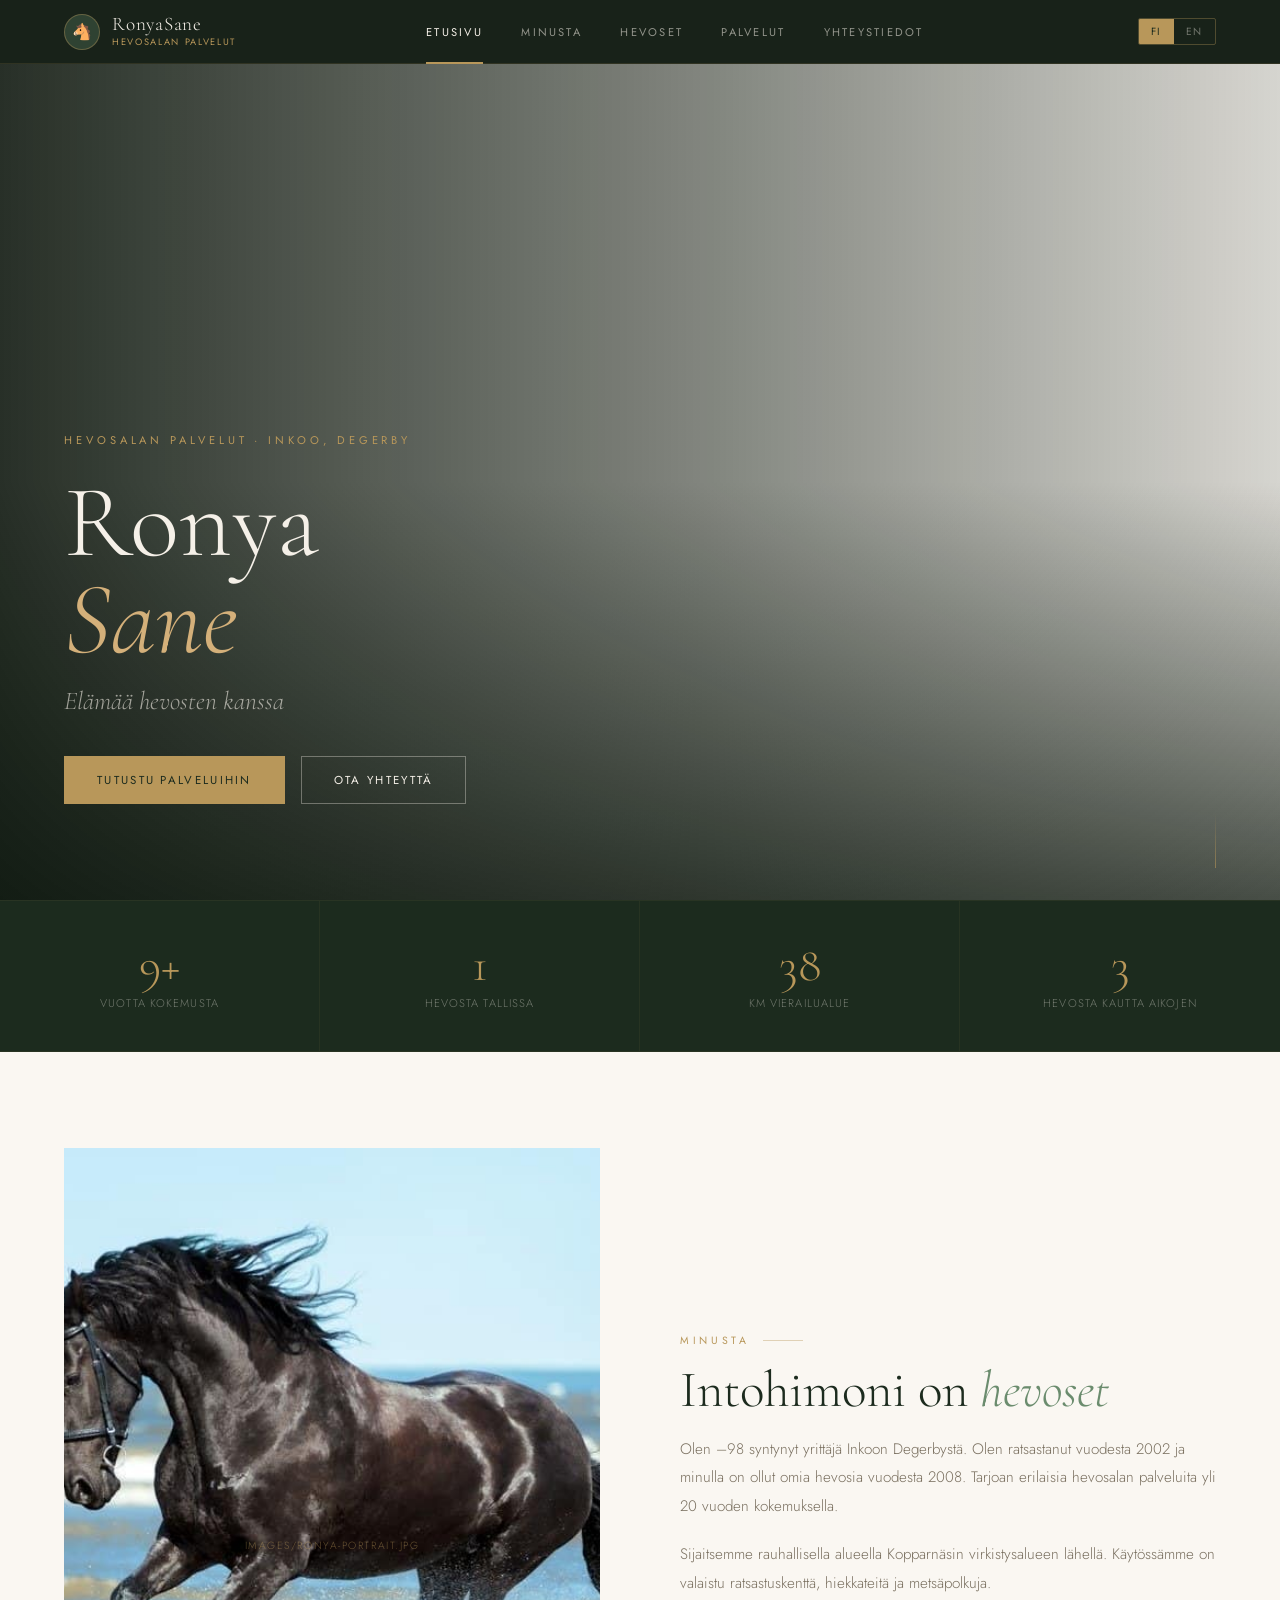
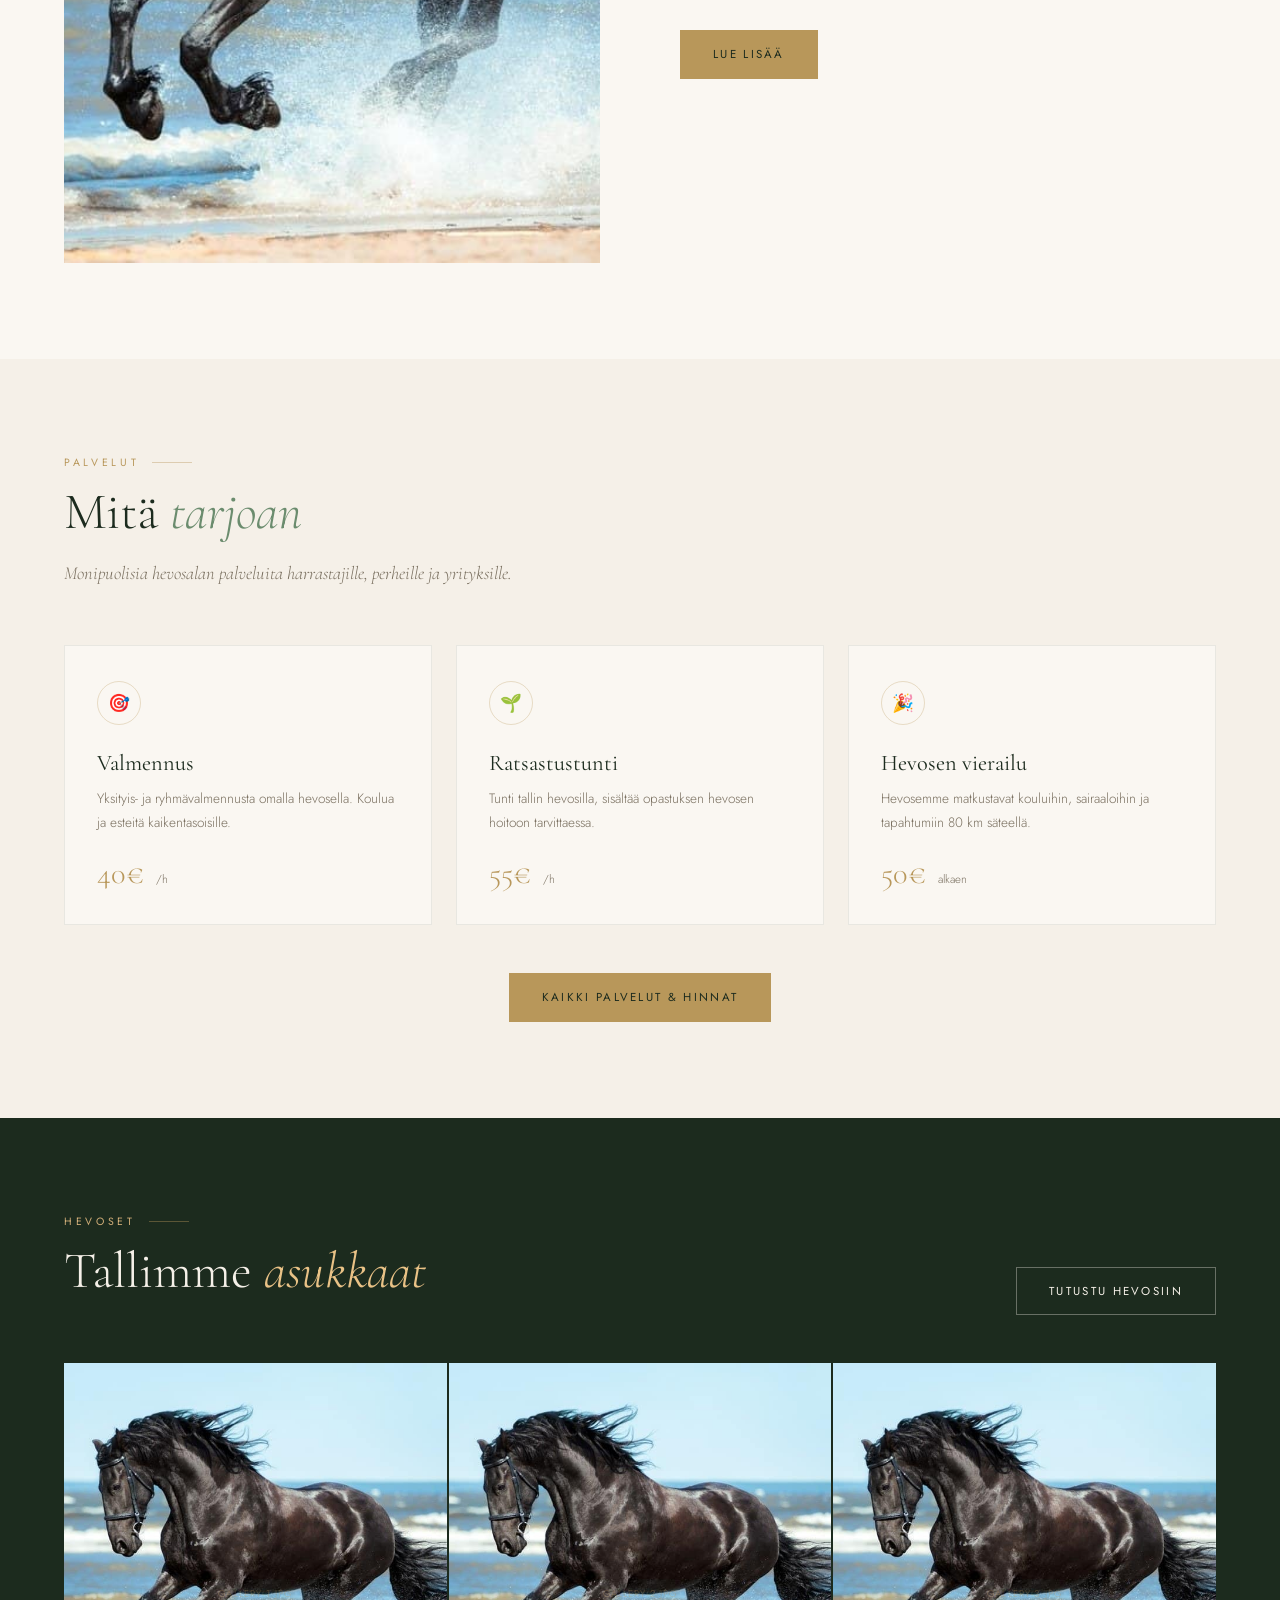
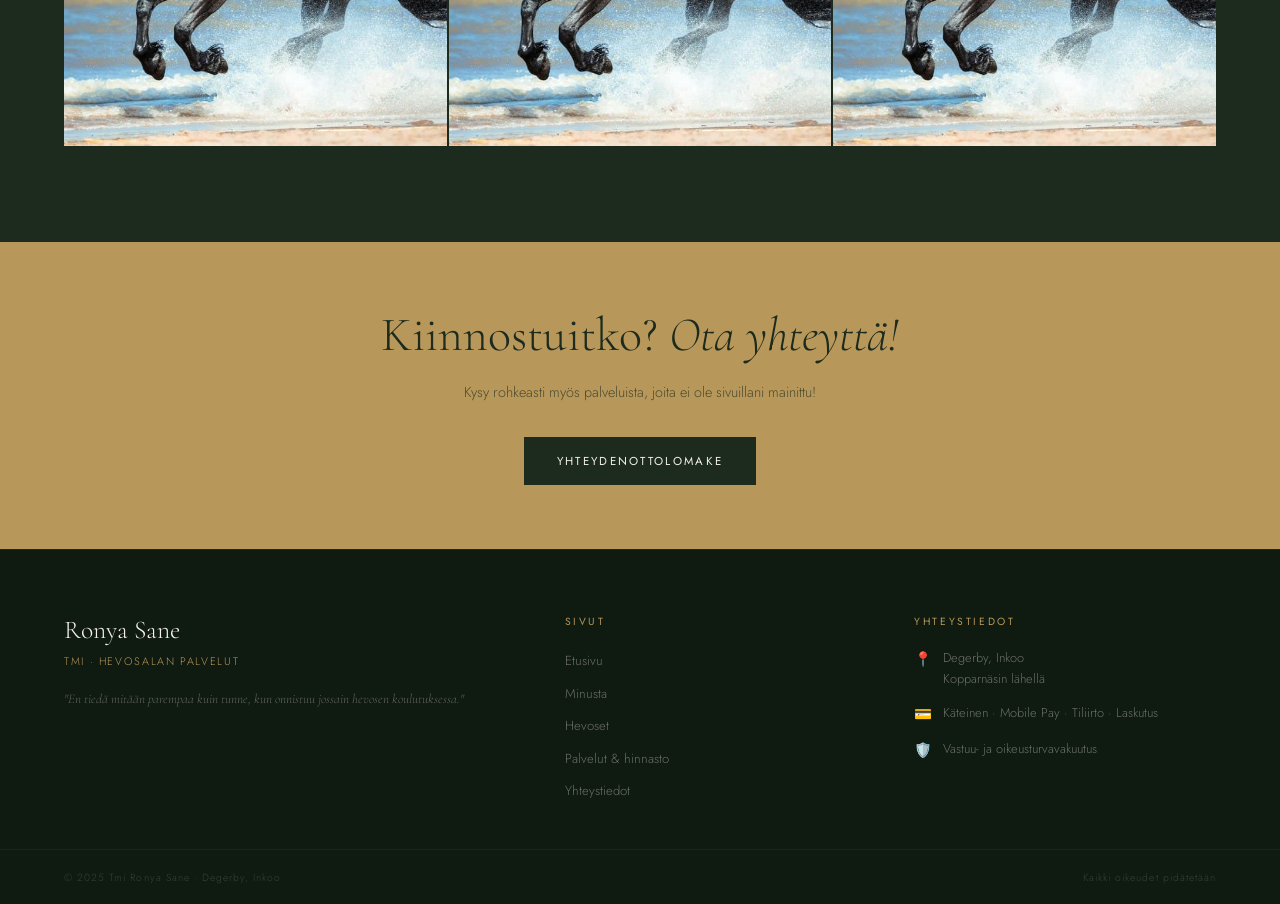
<file: index.html>
<!DOCTYPE html>
<html lang="fi">
<head>
  <meta charset="UTF-8">
  <meta name="viewport" content="width=device-width, initial-scale=1.0">
  <title>RonyaSane – Elämää hevosten kanssa</title>
  <meta name="description" content="Hevosalan palveluita yli 20 vuoden kokemuksella. Valmennus, ratsutus, hevosvierailut ja paljon muuta. Inkoo, Degerby.">
  <link rel="stylesheet" href="css/style.css">
</head>
<body class="lang-fi">

<!-- Page transition overlay -->
<div id="page-transition" class="page-transition"></div>

<!-- ══ HEADER ══ -->
<header class="site-header">
  <a href="index.html" class="nav-logo">
    <div class="nav-logo-img-fallback">🐴</div>
    <!-- Uncomment when logo is ready:
    <img src="images/logo.png" alt="RonyaSane" class="nav-logo-img"> -->
    <div>
      <div class="nav-logo-text">RonyaSane</div>
      <div class="nav-logo-sub fi">Hevosalan palvelut</div>
      <div class="nav-logo-sub en">Equestrian Services</div>
    </div>
  </a>

  <ul class="nav-links">
    <li><a href="index.html" class="fi">Etusivu</a><a href="index.html" class="en">Home</a></li>
    <li><a href="about.html" class="fi">Minusta</a><a href="about.html" class="en">About</a></li>
    <li><a href="horses.html" class="fi">Hevoset</a><a href="horses.html" class="en">Horses</a></li>
    <li><a href="services.html" class="fi">Palvelut</a><a href="services.html" class="en">Services</a></li>
    <li><a href="contact.html" class="fi">Yhteystiedot</a><a href="contact.html" class="en">Contact</a></li>
  </ul>

  <div class="lang-toggle">
    <button class="lang-btn" data-lang="fi">FI</button>
    <button class="lang-btn" data-lang="en">EN</button>
  </div>

  <button class="nav-hamburger" aria-label="Menu">
    <span></span><span></span><span></span>
  </button>
</header>

<!-- Mobile drawer -->
<nav class="nav-drawer">
  <a href="index.html" class="fi">Etusivu</a>
  <a href="index.html" class="en">Home</a>
  <a href="about.html" class="fi">Minusta</a>
  <a href="about.html" class="en">About</a>
  <a href="horses.html" class="fi">Hevoset</a>
  <a href="horses.html" class="en">Horses</a>
  <a href="services.html" class="fi">Palvelut &amp; hinnasto</a>
  <a href="services.html" class="en">Services &amp; pricing</a>
  <a href="contact.html" class="fi">Yhteystiedot</a>
  <a href="contact.html" class="en">Contact</a>
  <div class="nav-drawer-lang">
    <button class="lang-btn" data-lang="fi">FI</button>
    <button class="lang-btn" data-lang="en">EN</button>
  </div>
</nav>

<!-- ══ HERO ══ -->
<section class="hero">
  <div class="hero-bg"></div>
  <div class="hero-content">
    <div class="hero-eyebrow fi">Hevosalan palvelut · Inkoo, Degerby</div>
    <div class="hero-eyebrow en">Equestrian services · Inkoo, Degerby</div>
    <h1 class="hero-title">
      Ronya
      <em>Sane</em>
    </h1>
    <p class="hero-tagline fi">Elämää hevosten kanssa</p>
    <p class="hero-tagline en">Life with horses</p>
    <div class="hero-ctas">
      <a href="services.html" class="btn btn-primary">
        <span class="fi">Tutustu palveluihin</span>
        <span class="en">Explore services</span>
      </a>
      <a href="contact.html" class="btn btn-outline">
        <span class="fi">Ota yhteyttä</span>
        <span class="en">Get in touch</span>
      </a>
    </div>
  </div>
  <div class="hero-scroll-hint">
    <div class="scroll-line"></div>
  </div>
</section>

<!-- ══ STATS ══ -->
<div class="stats-bar">
  <div class="stat-item reveal">
    <div class="stat-num" data-count="20" data-suffix="+">20+</div>
    <div class="stat-label fi">Vuotta kokemusta</div>
    <div class="stat-label en">Years experience</div>
  </div>
  <div class="stat-item reveal delay-1">
    <div class="stat-num" data-count="3">3</div>
    <div class="stat-label fi">Hevosta tallissa</div>
    <div class="stat-label en">Horses in stable</div>
  </div>
  <div class="stat-item reveal delay-2">
    <div class="stat-num" data-count="80">80</div>
    <div class="stat-label fi">km vierailualue</div>
    <div class="stat-label en">km visit radius</div>
  </div>
  <div class="stat-item reveal delay-3">
    <div class="stat-num" data-count="7">7</div>
    <div class="stat-label fi">Hevosta kautta aikojen</div>
    <div class="stat-label en">Horses over the years</div>
  </div>
</div>

<!-- ══ INTRO ══ -->
<section class="section" style="background: var(--ivory);">
  <div style="display:grid; grid-template-columns:1fr 1fr; gap:5rem; align-items:center;">
    <div class="reveal-left">
      <!-- PORTRAIT — replace with real photo -->
      <!-- Image file: images/ronya-portrait.jpg -->
      <div class="img-placeholder" style="aspect-ratio:3/4; position:relative;">
        <img src="images/ronya-portrait.jpg" alt="Ronya Sane" class="portrait-img"
             style="position:absolute;inset:0;width:100%;height:100%;object-fit:cover;">
        <span style="position:relative;z-index:1;font-size:0.65rem;letter-spacing:0.15em;color:rgba(184,151,90,0.5);text-align:center;padding:1rem;">
          images/ronya-portrait.jpg
        </span>
      </div>
    </div>

    <div class="reveal-right">
      <div class="section-label fi">Minusta</div>
      <div class="section-label en">About me</div>
      <h2 class="section-title fi">Intohimoni on <em>hevoset</em></h2>
      <h2 class="section-title en">My passion is <em>horses</em></h2>
      <p style="font-size:0.95rem; line-height:1.9; color:var(--text-light); margin-bottom:1.2rem;" class="fi">
        Olen –98 syntynyt yrittäjä Inkoon Degerbystä. Olen ratsastanut vuodesta 2002 ja minulla on ollut omia hevosia vuodesta 2008. Tarjoan erilaisia hevosalan palveluita yli 20 vuoden kokemuksella.
      </p>
      <p style="font-size:0.95rem; line-height:1.9; color:var(--text-light); margin-bottom:1.2rem;" class="en">
        Born in 1998, I am an equestrian entrepreneur from Degerby, Inkoo. I have been riding since 2002 and have owned horses since 2008, offering a wide range of equestrian services with over 20 years of experience.
      </p>
      <p style="font-size:0.95rem; line-height:1.9; color:var(--text-light); margin-bottom:2rem;" class="fi">
        Sijaitsemme rauhallisella alueella Kopparnäsin virkistysalueen lähellä. Käytössämme on valaistu ratsastuskenttä, hiekkateitä ja metsäpolkuja.
      </p>
      <p style="font-size:0.95rem; line-height:1.9; color:var(--text-light); margin-bottom:2rem;" class="en">
        We are located in a peaceful area near the Kopparnäs recreational area, with a floodlit riding arena, gravel roads and forest trails at our disposal.
      </p>
      <a href="about.html" class="btn btn-primary fi">Lue lisää</a>
      <a href="about.html" class="btn btn-primary en">Read more</a>
    </div>
  </div>
</section>

<!-- ══ SERVICES PREVIEW ══ -->
<section class="section section-cream">
  <div class="reveal">
    <div class="section-label fi">Palvelut</div>
    <div class="section-label en">Services</div>
    <h2 class="section-title fi">Mitä <em>tarjoan</em></h2>
    <h2 class="section-title en">What I <em>offer</em></h2>
    <p class="section-intro fi">Monipuolisia hevosalan palveluita harrastajille, perheille ja yrityksille.</p>
    <p class="section-intro en">Versatile equestrian services for enthusiasts, families and businesses.</p>
  </div>

  <div class="card-grid-3">
    <div class="card reveal">
      <div class="card-icon">🎯</div>
      <div class="card-title fi">Valmennus</div>
      <div class="card-title en">Coaching</div>
      <p class="card-text fi">Yksityis- ja ryhmävalmennusta omalla hevosella. Koulua ja esteitä kaikentasoisille.</p>
      <p class="card-text en">Private and group coaching on your own horse. Dressage and show jumping for all levels.</p>
      <div class="card-price">40€ <span class="card-price-unit fi">/h</span><span class="card-price-unit en">/h</span></div>
    </div>
    <div class="card reveal delay-1">
      <div class="card-icon">🌱</div>
      <div class="card-title fi">Ratsastustunti</div>
      <div class="card-title en">Riding lesson</div>
      <p class="card-text fi">Tunti tallin hevosilla, sisältää opastuksen hevosen hoitoon tarvittaessa.</p>
      <p class="card-text en">Lesson on the stable's horses, including horse care guidance if needed.</p>
      <div class="card-price">55€ <span class="card-price-unit fi">/h</span><span class="card-price-unit en">/h</span></div>
    </div>
    <div class="card reveal delay-2">
      <div class="card-icon">🎉</div>
      <div class="card-title fi">Hevosen vierailu</div>
      <div class="card-title en">Horse visit</div>
      <p class="card-text fi">Hevosemme matkustavat kouluihin, sairaaloihin ja tapahtumiin 80 km säteellä.</p>
      <p class="card-text en">Our horses travel to schools, hospitals and events within 80 km of Inkoo.</p>
      <div class="card-price">50€ <span class="card-price-unit fi">alkaen</span><span class="card-price-unit en">from</span></div>
    </div>
  </div>

  <div style="text-align:center; margin-top:3rem;">
    <a href="services.html" class="btn btn-primary fi">Kaikki palvelut &amp; hinnat</a>
    <a href="services.html" class="btn btn-primary en">All services &amp; prices</a>
  </div>
</section>

<!-- ══ HORSES TEASER ══ -->
<section class="section section-dark">
  <div style="display:flex; justify-content:space-between; align-items:flex-end; flex-wrap:wrap; gap:1.5rem; margin-bottom:3rem;">
    <div class="reveal">
      <div class="section-label fi" style="color:var(--gold-light);">Hevoset</div>
      <div class="section-label en" style="color:var(--gold-light);">Horses</div>
      <h2 class="section-title section-title-light fi">Tallimme <em>asukkaat</em></h2>
      <h2 class="section-title section-title-light en">The stable's <em>residents</em></h2>
    </div>
    <a href="horses.html" class="btn btn-outline reveal fi">Tutustu hevosiin</a>
    <a href="horses.html" class="btn btn-outline reveal en">Meet the horses</a>
  </div>

  <div style="display:grid; grid-template-columns:repeat(3,1fr); gap:2px;">
    <!-- Horse gallery — replace images/gallery-1.jpg through gallery-3.jpg -->
    <div class="img-placeholder reveal" style="aspect-ratio:1/1;">
      <img src="images/gallery-1.jpg" alt="Takku" style="position:absolute;inset:0;width:100%;height:100%;object-fit:cover;">
      <span style="position:relative;z-index:1;font-size:0.6rem;letter-spacing:0.12em;color:rgba(184,151,90,0.4);text-align:center;padding:0.5rem;">gallery-1.jpg</span>
    </div>
    <div class="img-placeholder reveal delay-1" style="aspect-ratio:1/1;">
      <img src="images/gallery-2.jpg" alt="Elvis" style="position:absolute;inset:0;width:100%;height:100%;object-fit:cover;">
      <span style="position:relative;z-index:1;font-size:0.6rem;letter-spacing:0.12em;color:rgba(184,151,90,0.4);text-align:center;padding:0.5rem;">gallery-2.jpg</span>
    </div>
    <div class="img-placeholder reveal delay-2" style="aspect-ratio:1/1;">
      <img src="images/gallery-3.jpg" alt="Beso" style="position:absolute;inset:0;width:100%;height:100%;object-fit:cover;">
      <span style="position:relative;z-index:1;font-size:0.6rem;letter-spacing:0.12em;color:rgba(184,151,90,0.4);text-align:center;padding:0.5rem;">gallery-3.jpg</span>
    </div>
  </div>
</section>

<!-- ══ CTA BANNER ══ -->
<section style="background:var(--gold); padding:4rem 5%; text-align:center;">
  <h2 style="font-family:'Cormorant Garamond',serif; font-weight:300; font-size:clamp(1.8rem,4vw,3rem); color:var(--forest); margin-bottom:1rem;" class="reveal fi">
    Kiinnostuitko? <em style="font-style:italic;">Ota yhteyttä!</em>
  </h2>
  <h2 style="font-family:'Cormorant Garamond',serif; font-weight:300; font-size:clamp(1.8rem,4vw,3rem); color:var(--forest); margin-bottom:1rem;" class="reveal en">
    Interested? <em style="font-style:italic;">Get in touch!</em>
  </h2>
  <p style="font-size:0.9rem; color:rgba(28,43,30,0.7); margin-bottom:2rem; max-width:500px; margin-inline:auto; line-height:1.7;" class="reveal fi">
    Kysy rohkeasti myös palveluista, joita ei ole sivuillani mainittu!
  </p>
  <p style="font-size:0.9rem; color:rgba(28,43,30,0.7); margin-bottom:2rem; max-width:500px; margin-inline:auto; line-height:1.7;" class="reveal en">
    Don't hesitate to ask about services not listed on these pages!
  </p>
  <a href="contact.html" class="btn reveal" style="background:var(--forest); color:var(--cream); border-color:var(--forest);">
    <span class="fi">Yhteydenottolomake</span>
    <span class="en">Contact form</span>
  </a>
</section>

<!-- ══ FOOTER ══ -->
<footer class="site-footer">
  <div class="footer-main">
    <div>
      <div class="footer-brand-name">Ronya Sane</div>
      <div class="footer-brand-sub fi">Tmi · Hevosalan palvelut</div>
      <div class="footer-brand-sub en">Sole trader · Equestrian services</div>
      <p class="footer-tagline fi">"En tiedä mitään parempaa kuin tunne, kun onnistuu jossain hevosen koulutuksessa."</p>
      <p class="footer-tagline en">"I know nothing better than the feeling of succeeding in training a horse."</p>
    </div>
    <div>
      <div class="footer-col-title fi">Sivut</div>
      <div class="footer-col-title en">Pages</div>
      <ul class="footer-links fi">
        <li><a href="index.html">Etusivu</a></li>
        <li><a href="about.html">Minusta</a></li>
        <li><a href="horses.html">Hevoset</a></li>
        <li><a href="services.html">Palvelut &amp; hinnasto</a></li>
        <li><a href="contact.html">Yhteystiedot</a></li>
      </ul>
      <ul class="footer-links en">
        <li><a href="index.html">Home</a></li>
        <li><a href="about.html">About</a></li>
        <li><a href="horses.html">Horses</a></li>
        <li><a href="services.html">Services &amp; pricing</a></li>
        <li><a href="contact.html">Contact</a></li>
      </ul>
    </div>
    <div>
      <div class="footer-col-title fi">Yhteystiedot</div>
      <div class="footer-col-title en">Contact</div>
      <div class="footer-contact-item">
        <div class="footer-contact-item-icon">📍</div>
        <div class="footer-contact-item-text">Degerby, Inkoo<br><span class="fi">Kopparnäsin lähellä</span><span class="en">Near Kopparnäs</span></div>
      </div>
      <div class="footer-contact-item">
        <div class="footer-contact-item-icon">💳</div>
        <div class="footer-contact-item-text fi">Käteinen · Mobile Pay · Tiliirto · Laskutus</div>
        <div class="footer-contact-item-text en">Cash · Mobile Pay · Transfer · Invoice</div>
      </div>
      <div class="footer-contact-item">
        <div class="footer-contact-item-icon">🛡️</div>
        <div class="footer-contact-item-text fi">Vastuu- ja oikeusturvavakuutus</div>
        <div class="footer-contact-item-text en">Liability &amp; legal expenses insurance</div>
      </div>
    </div>
  </div>
  <div class="footer-bottom">
    <div class="footer-copy">© 2025 Tmi Ronya Sane · Degerby, Inkoo</div>
    <div class="footer-copy fi">Kaikki oikeudet pidätetään</div>
    <div class="footer-copy en">All rights reserved</div>
  </div>
</footer>

<script src="js/main.js"></script>
</body>
</html>
</file>
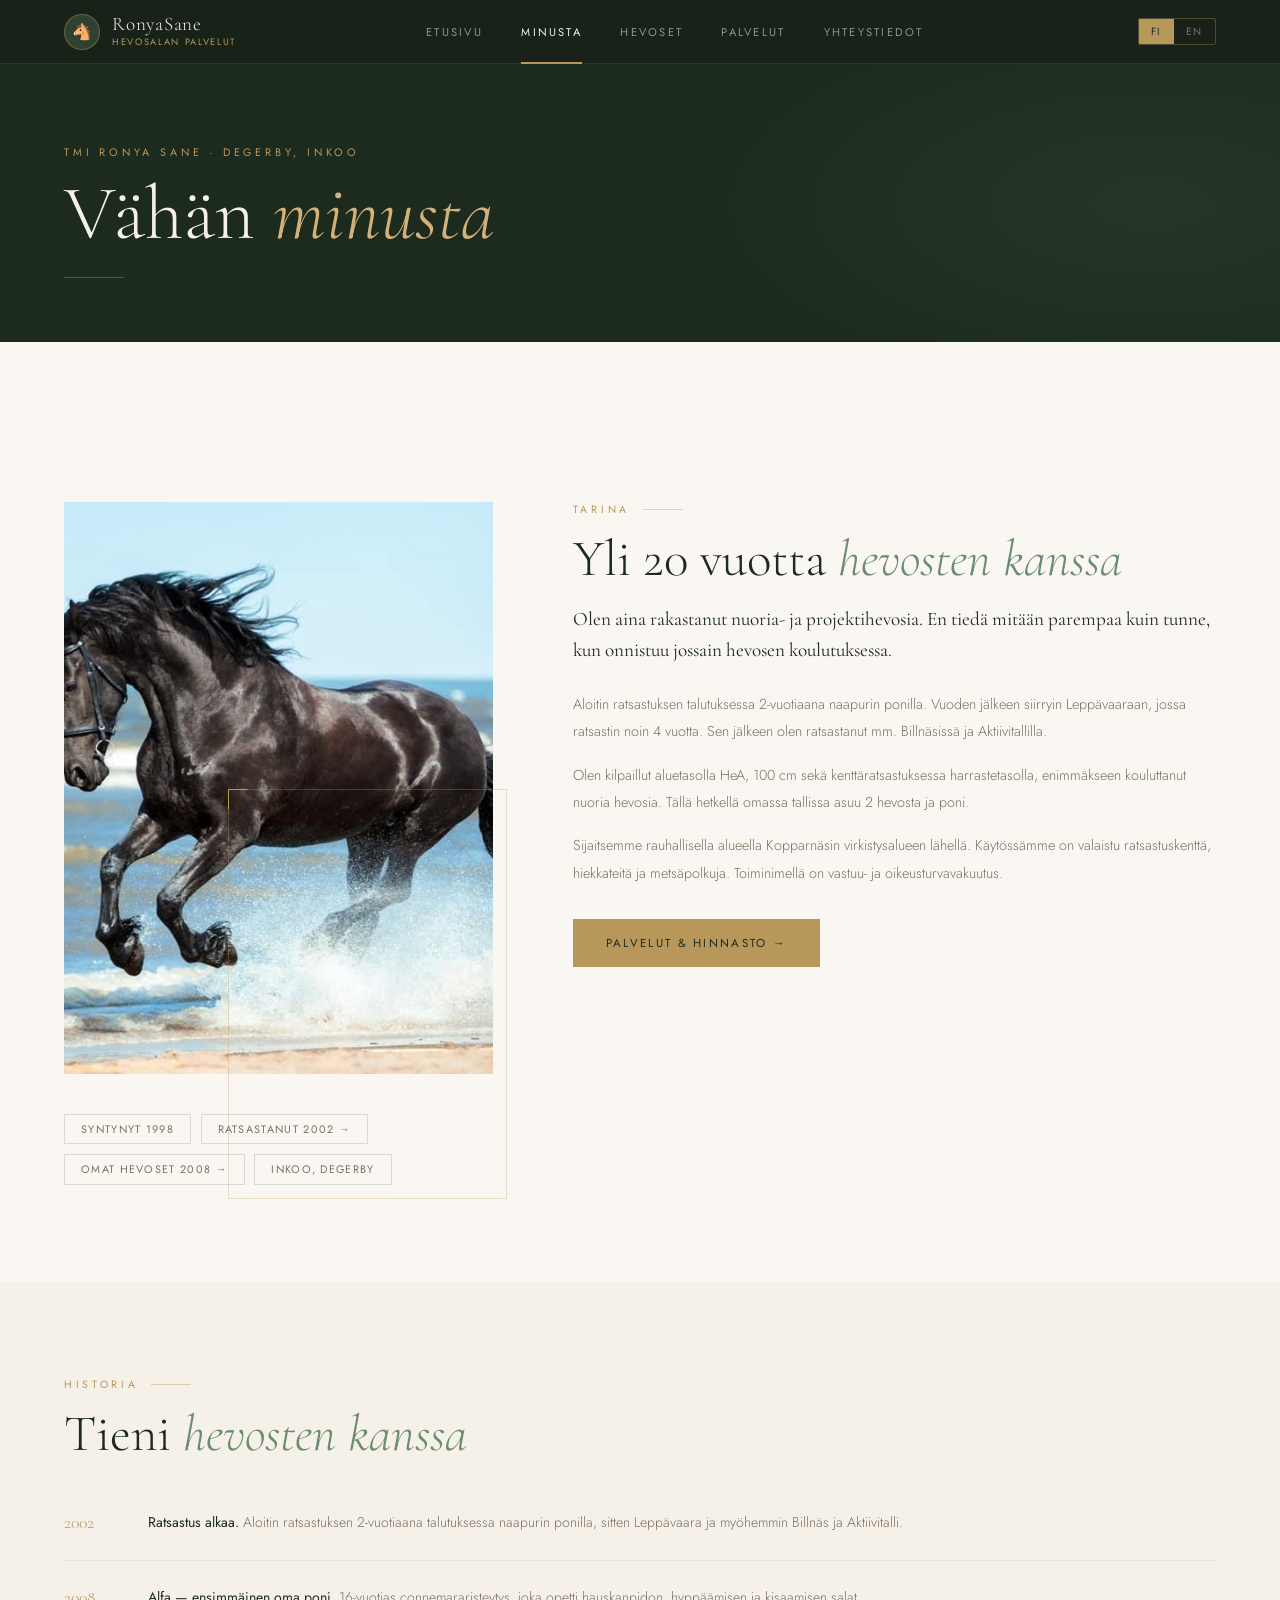
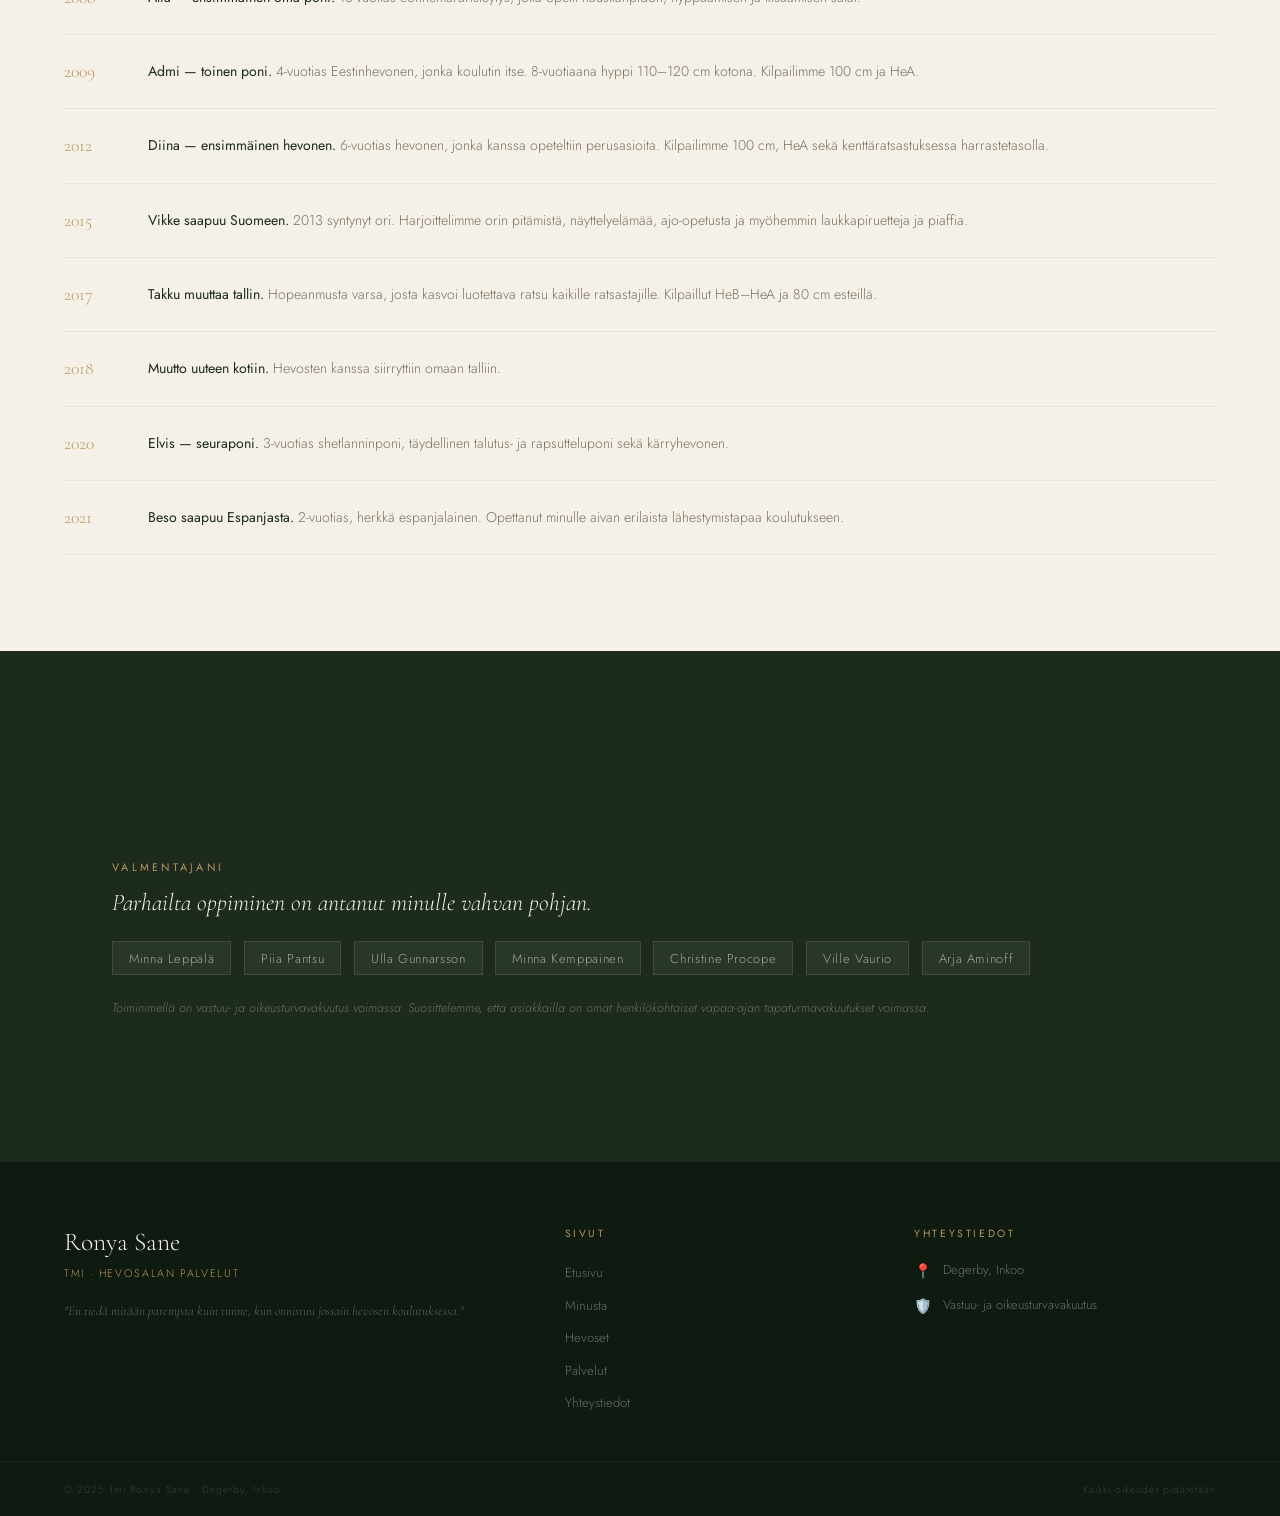
<file: about.html>
<!DOCTYPE html>
<html lang="fi">
<head>
  <meta charset="UTF-8">
  <meta name="viewport" content="width=device-width, initial-scale=1.0">
  <title>Minusta – RonyaSane</title>
  <meta name="description" content="Ronya Sane – yli 20 vuotta hevosten kanssa. Lue tarina hevosrakkauden takana.">
  <link rel="stylesheet" href="css/style.css">
  <style>
    .about-grid {
      display: grid;
      grid-template-columns: 1fr 1.5fr;
      gap: 5rem;
      align-items: start;
      margin-top: 4rem;
    }

    .portrait-wrap { position: relative; }

    .portrait-box {
      aspect-ratio: 3/4;
      position: relative;
      overflow: hidden;
      background: var(--forest);
      display: flex;
      align-items: center;
      justify-content: center;
    }

    .portrait-box.img-placeholder::after {
      content: '🐴';
      font-size: 4rem;
      opacity: 0.2;
    }

    .portrait-accent {
      position: absolute;
      bottom: -14px;
      right: -14px;
      width: 65%;
      height: 60%;
      border: 1px solid rgba(184,151,90,0.3);
      pointer-events: none;
    }

    .portrait-accent::before {
      content: '';
      position: absolute;
      top: -1px; left: -1px;
      width: 20px; height: 20px;
      border-top: 1px solid var(--gold);
      border-left: 1px solid var(--gold);
    }

    .info-badges {
      display: flex;
      flex-wrap: wrap;
      gap: 0.6rem;
      margin-top: 2rem;
    }

    .badge {
      font-size: 0.68rem;
      letter-spacing: 0.12em;
      text-transform: uppercase;
      padding: 0.4rem 1rem;
      border: 1px solid rgba(27,43,30,0.15);
      color: var(--text-light);
      font-weight: 400;
    }

    .timeline { margin-top: 1.5rem; }

    .timeline-item {
      display: flex;
      gap: 1.5rem;
      padding: 1.5rem 0;
      border-bottom: 1px solid rgba(27,43,30,0.06);
    }

    .timeline-year {
      font-family: 'Cormorant Garamond', serif;
      font-size: 1.1rem;
      color: var(--gold);
      min-width: 60px;
      flex-shrink: 0;
      margin-top: 2px;
    }

    .timeline-text { font-size: 0.88rem; color: var(--text-light); line-height: 1.8; }
    .timeline-text strong { color: var(--forest); font-weight: 400; }

    .coaches-block {
      background: var(--forest);
      padding: 3rem;
      margin-top: 4rem;
    }

    .coaches-title {
      font-family: 'Cormorant Garamond', serif;
      font-size: 1.5rem;
      font-weight: 300;
      color: var(--cream);
      margin-bottom: 1.5rem;
      font-style: italic;
    }

    .coaches-list {
      display: flex;
      flex-wrap: wrap;
      gap: 0.8rem;
    }

    .coach-pill {
      background: rgba(245,240,232,0.06);
      border: 1px solid rgba(184,151,90,0.2);
      padding: 0.4rem 1rem;
      font-size: 0.8rem;
      color: rgba(245,240,232,0.6);
      letter-spacing: 0.05em;
    }

    .insurance-note {
      margin-top: 1.5rem;
      font-size: 0.78rem;
      color: rgba(245,240,232,0.35);
      font-style: italic;
    }

    @media (max-width: 768px) {
      .about-grid { grid-template-columns: 1fr; gap: 2.5rem; }
      .portrait-box { aspect-ratio: 4/3; }
      .coaches-block { padding: 2rem; }
    }
  </style>
</head>
<body class="lang-fi">

<div id="page-transition" class="page-transition"></div>

<!-- HEADER -->
<header class="site-header">
  <a href="index.html" class="nav-logo">
    <div class="nav-logo-img-fallback">🐴</div>
    <div>
      <div class="nav-logo-text">RonyaSane</div>
      <div class="nav-logo-sub fi">Hevosalan palvelut</div>
      <div class="nav-logo-sub en">Equestrian Services</div>
    </div>
  </a>
  <ul class="nav-links">
    <li><a href="index.html" class="fi">Etusivu</a><a href="index.html" class="en">Home</a></li>
    <li><a href="about.html" class="fi">Minusta</a><a href="about.html" class="en">About</a></li>
    <li><a href="horses.html" class="fi">Hevoset</a><a href="horses.html" class="en">Horses</a></li>
    <li><a href="services.html" class="fi">Palvelut</a><a href="services.html" class="en">Services</a></li>
    <li><a href="contact.html" class="fi">Yhteystiedot</a><a href="contact.html" class="en">Contact</a></li>
  </ul>
  <div class="lang-toggle">
    <button class="lang-btn" data-lang="fi">FI</button>
    <button class="lang-btn" data-lang="en">EN</button>
  </div>
  <button class="nav-hamburger" aria-label="Menu">
    <span></span><span></span><span></span>
  </button>
</header>

<nav class="nav-drawer">
  <a href="index.html" class="fi">Etusivu</a><a href="index.html" class="en">Home</a>
  <a href="about.html" class="fi">Minusta</a><a href="about.html" class="en">About</a>
  <a href="horses.html" class="fi">Hevoset</a><a href="horses.html" class="en">Horses</a>
  <a href="services.html" class="fi">Palvelut &amp; hinnasto</a><a href="services.html" class="en">Services &amp; pricing</a>
  <a href="contact.html" class="fi">Yhteystiedot</a><a href="contact.html" class="en">Contact</a>
  <div class="nav-drawer-lang">
    <button class="lang-btn" data-lang="fi">FI</button>
    <button class="lang-btn" data-lang="en">EN</button>
  </div>
</nav>

<!-- PAGE HERO -->
<div class="page-hero">
  <div class="page-hero-content">
    <div class="page-eyebrow fi">Tmi Ronya Sane · Degerby, Inkoo</div>
    <div class="page-eyebrow en">Tmi Ronya Sane · Degerby, Inkoo</div>
    <h1 class="page-title fi">Vähän <em>minusta</em></h1>
    <h1 class="page-title en">About <em>me</em></h1>
    <div class="page-hero-line"></div>
  </div>
</div>

<!-- MAIN ABOUT -->
<section class="section" style="background:var(--ivory);">
  <div class="about-grid">
    <div class="portrait-wrap reveal-left">
      <!-- Image file: images/ronya-portrait.jpg -->
      <div class="portrait-box">
        <img src="images/ronya-portrait.jpg" alt="Ronya Sane" class="portrait-img"
             style="position:absolute;inset:0;width:100%;height:100%;object-fit:cover;"
             onerror="this.style.display='none';this.parentElement.classList.add('img-placeholder');">
      </div>
      <div class="portrait-accent"></div>

      <div class="info-badges" style="margin-top:2.5rem;">
        <span class="badge fi">Syntynyt 1998</span>
        <span class="badge en">Born 1998</span>
        <span class="badge fi">Ratsastanut 2002 →</span>
        <span class="badge en">Riding since 2002</span>
        <span class="badge fi">Omat hevoset 2008 →</span>
        <span class="badge en">Own horses since 2008</span>
        <span class="badge fi">Inkoo, Degerby</span>
        <span class="badge en">Inkoo, Degerby</span>
      </div>
    </div>

    <div class="reveal-right">
      <div class="section-label fi">Tarina</div>
      <div class="section-label en">My story</div>
      <h2 class="section-title fi">Yli 20 vuotta <em>hevosten kanssa</em></h2>
      <h2 class="section-title en">Over 20 years <em>with horses</em></h2>

      <p style="font-family:'Cormorant Garamond',serif; font-size:1.2rem; font-weight:400; color:var(--forest); line-height:1.65; margin-bottom:1.5rem;" class="fi">
        Olen aina rakastanut nuoria- ja projektihevosia. En tiedä mitään parempaa kuin tunne, kun onnistuu jossain hevosen koulutuksessa.
      </p>
      <p style="font-family:'Cormorant Garamond',serif; font-size:1.2rem; font-weight:400; color:var(--forest); line-height:1.65; margin-bottom:1.5rem;" class="en">
        I have always loved young and project horses. I know nothing better than the feeling of succeeding in training a horse.
      </p>

      <p style="font-size:0.9rem; line-height:1.9; color:var(--text-light); margin-bottom:1rem;" class="fi">
        Aloitin ratsastuksen talutuksessa 2-vuotiaana naapurin ponilla. Vuoden jälkeen siirryin Leppävaaraan, jossa ratsastin noin 4 vuotta. Sen jälkeen olen ratsastanut mm. Billnäsissä ja Aktiivitallilla.
      </p>
      <p style="font-size:0.9rem; line-height:1.9; color:var(--text-light); margin-bottom:1rem;" class="en">
        I began riding at age two on a neighbour's pony. A year later I moved to Leppävaara, where I rode for about four years, and after that at stables in Billnäs and Aktiivitalli.
      </p>

      <p style="font-size:0.9rem; line-height:1.9; color:var(--text-light); margin-bottom:1rem;" class="fi">
        Olen kilpaillut aluetasolla HeA, 100 cm sekä kenttäratsastuksessa harrastetasolla, enimmäkseen kouluttanut nuoria hevosia. Tällä hetkellä omassa tallissa asuu 2 hevosta ja poni.
      </p>
      <p style="font-size:0.9rem; line-height:1.9; color:var(--text-light); margin-bottom:1rem;" class="en">
        I have competed at regional level in HeA and 100 cm show jumping, and in eventing at amateur level, though my focus has mostly been on training young horses. Currently two horses and a pony live in my stable.
      </p>

      <p style="font-size:0.9rem; line-height:1.9; color:var(--text-light); margin-bottom:2rem;" class="fi">
        Sijaitsemme rauhallisella alueella Kopparnäsin virkistysalueen lähellä. Käytössämme on valaistu ratsastuskenttä, hiekkateitä ja metsäpolkuja. Toiminimellä on vastuu- ja oikeusturvavakuutus.
      </p>
      <p style="font-size:0.9rem; line-height:1.9; color:var(--text-light); margin-bottom:2rem;" class="en">
        We are located in a peaceful area near the Kopparnäs recreational area, with a floodlit riding arena, gravel roads and forest trails. The sole trader business holds full liability and legal expenses insurance.
      </p>

      <a href="services.html" class="btn btn-primary fi">Palvelut &amp; hinnasto →</a>
      <a href="services.html" class="btn btn-primary en">Services &amp; pricing →</a>
    </div>
  </div>
</section>

<!-- TIMELINE -->
<section class="section section-cream">
  <div class="reveal">
    <div class="section-label fi">Historia</div>
    <div class="section-label en">History</div>
    <h2 class="section-title fi">Tieni <em>hevosten kanssa</em></h2>
    <h2 class="section-title en">My journey <em>with horses</em></h2>
  </div>

  <div class="timeline">
    <div class="timeline-item reveal">
      <div class="timeline-year">2002</div>
      <div class="timeline-text fi"><strong>Ratsastus alkaa.</strong> Aloitin ratsastuksen 2-vuotiaana talutuksessa naapurin ponilla, sitten Leppävaara ja myöhemmin Billnäs ja Aktiivitalli.</div>
      <div class="timeline-text en"><strong>Riding begins.</strong> Started riding at age two in leading at a neighbour's pony, then Leppävaara, later Billnäs and Aktiivitalli.</div>
    </div>
    <div class="timeline-item reveal">
      <div class="timeline-year">2008</div>
      <div class="timeline-text fi"><strong>Alfa — ensimmäinen oma poni.</strong> 16-vuotias connemararisteytys, joka opetti hauskanpidon, hyppäämisen ja kisaamisen salat.</div>
      <div class="timeline-text en"><strong>Alfa — first pony.</strong> A 16-year-old Connemara cross who taught me the joys of fun, jumping and competing.</div>
    </div>
    <div class="timeline-item reveal">
      <div class="timeline-year">2009</div>
      <div class="timeline-text fi"><strong>Admi — toinen poni.</strong> 4-vuotias Eestinhevonen, jonka koulutin itse. 8-vuotiaana hyppi 110–120 cm kotona. Kilpailimme 100 cm ja HeA.</div>
      <div class="timeline-text en"><strong>Admi — second pony.</strong> A 4-year-old Estonian horse I trained myself. By age 8 was jumping 110–120 cm at home. We competed at 100 cm and HeA.</div>
    </div>
    <div class="timeline-item reveal">
      <div class="timeline-year">2012</div>
      <div class="timeline-text fi"><strong>Diina — ensimmäinen hevonen.</strong> 6-vuotias hevonen, jonka kanssa opeteltiin perusasioita. Kilpailimme 100 cm, HeA sekä kenttäratsastuksessa harrastetasolla.</div>
      <div class="timeline-text en"><strong>Diina — first horse.</strong> A 6-year-old horse with whom we built the basics. Competed at 100 cm, HeA and eventing at amateur level.</div>
    </div>
    <div class="timeline-item reveal">
      <div class="timeline-year">2015</div>
      <div class="timeline-text fi"><strong>Vikke saapuu Suomeen.</strong> 2013 syntynyt ori. Harjoittelimme orin pitämistä, näyttelyelämää, ajo-opetusta ja myöhemmin laukkapiruetteja ja piaffia.</div>
      <div class="timeline-text en"><strong>Vikke arrives in Finland.</strong> A 2013-born stallion. We practised stallion management, showing, driving and later canter pirouettes and piaffe.</div>
    </div>
    <div class="timeline-item reveal">
      <div class="timeline-year">2017</div>
      <div class="timeline-text fi"><strong>Takku muuttaa tallin.</strong> Hopeanmusta varsa, josta kasvoi luotettava ratsu kaikille ratsastajille. Kilpaillut HeB–HeA ja 80 cm esteillä.</div>
      <div class="timeline-text en"><strong>Takku joins the stable.</strong> A silver-black foal who grew into a reliable mount for all riders. Has competed in HeB–HeA and 80 cm show jumping.</div>
    </div>
    <div class="timeline-item reveal">
      <div class="timeline-year">2018</div>
      <div class="timeline-text fi"><strong>Muutto uuteen kotiin.</strong> Hevosten kanssa siirryttiin omaan talliin.</div>
      <div class="timeline-text en"><strong>Move to a new home.</strong> We moved with the horses to our own stable.</div>
    </div>
    <div class="timeline-item reveal">
      <div class="timeline-year">2020</div>
      <div class="timeline-text fi"><strong>Elvis — seuraponi.</strong> 3-vuotias shetlanninponi, täydellinen talutus- ja rapsutteluponi sekä kärryhevonen.</div>
      <div class="timeline-text en"><strong>Elvis — companion pony.</strong> A 3-year-old Shetland pony, perfect as a leading pony, petting pony and carriage pony.</div>
    </div>
    <div class="timeline-item reveal">
      <div class="timeline-year">2021</div>
      <div class="timeline-text fi"><strong>Beso saapuu Espanjasta.</strong> 2-vuotias, herkkä espanjalainen. Opettanut minulle aivan erilaista lähestymistapaa koulutukseen.</div>
      <div class="timeline-text en"><strong>Beso arrives from Spain.</strong> A 2-year-old, sensitive Andalusian-type. Has taught me a completely different approach to training.</div>
    </div>
  </div>
</section>

<!-- COACHES -->
<section class="section section-dark">
  <div class="coaches-block reveal">
    <div style="color:var(--gold); font-size:0.68rem; letter-spacing:0.3em; text-transform:uppercase; font-weight:400; margin-bottom:0.8rem;" class="fi">Valmentajani</div>
    <div style="color:var(--gold); font-size:0.68rem; letter-spacing:0.3em; text-transform:uppercase; font-weight:400; margin-bottom:0.8rem;" class="en">My coaches</div>
    <div class="coaches-title fi">Parhailta oppiminen on antanut minulle vahvan pohjan.</div>
    <div class="coaches-title en">Learning from the best has given me a strong foundation.</div>
    <div class="coaches-list">
      <span class="coach-pill">Minna Leppälä</span>
      <span class="coach-pill">Piia Pantsu</span>
      <span class="coach-pill">Ulla Gunnarsson</span>
      <span class="coach-pill">Minna Kemppainen</span>
      <span class="coach-pill">Christine Procope</span>
      <span class="coach-pill">Ville Vaurio</span>
      <span class="coach-pill">Arja Aminoff</span>
    </div>
    <p class="insurance-note fi">Toiminimellä on vastuu- ja oikeusturvavakuutus voimassa. Suosittelemme, että asiakkailla on omat henkilökohtaiset vapaa-ajan tapaturmavakuutukset voimassa.</p>
    <p class="insurance-note en">The business holds full liability and legal expenses insurance. We recommend that clients have their own personal leisure accident insurance in place.</p>
  </div>
</section>

<!-- FOOTER -->
<footer class="site-footer">
  <div class="footer-main">
    <div>
      <div class="footer-brand-name">Ronya Sane</div>
      <div class="footer-brand-sub fi">Tmi · Hevosalan palvelut</div>
      <div class="footer-brand-sub en">Sole trader · Equestrian services</div>
      <p class="footer-tagline fi">"En tiedä mitään parempaa kuin tunne, kun onnistuu jossain hevosen koulutuksessa."</p>
      <p class="footer-tagline en">"I know nothing better than the feeling of succeeding in training a horse."</p>
    </div>
    <div>
      <div class="footer-col-title fi">Sivut</div>
      <div class="footer-col-title en">Pages</div>
      <ul class="footer-links fi"><li><a href="index.html">Etusivu</a></li><li><a href="about.html">Minusta</a></li><li><a href="horses.html">Hevoset</a></li><li><a href="services.html">Palvelut</a></li><li><a href="contact.html">Yhteystiedot</a></li></ul>
      <ul class="footer-links en"><li><a href="index.html">Home</a></li><li><a href="about.html">About</a></li><li><a href="horses.html">Horses</a></li><li><a href="services.html">Services</a></li><li><a href="contact.html">Contact</a></li></ul>
    </div>
    <div>
      <div class="footer-col-title fi">Yhteystiedot</div>
      <div class="footer-col-title en">Contact</div>
      <div class="footer-contact-item"><div class="footer-contact-item-icon">📍</div><div class="footer-contact-item-text">Degerby, Inkoo</div></div>
      <div class="footer-contact-item"><div class="footer-contact-item-icon">🛡️</div><div class="footer-contact-item-text fi">Vastuu- ja oikeusturvavakuutus</div><div class="footer-contact-item-text en">Liability &amp; legal insurance</div></div>
    </div>
  </div>
  <div class="footer-bottom">
    <div class="footer-copy">© 2025 Tmi Ronya Sane · Degerby, Inkoo</div>
    <div class="footer-copy fi">Kaikki oikeudet pidätetään</div>
    <div class="footer-copy en">All rights reserved</div>
  </div>
</footer>

<script src="js/main.js"></script>
</body>
</html>
</file>
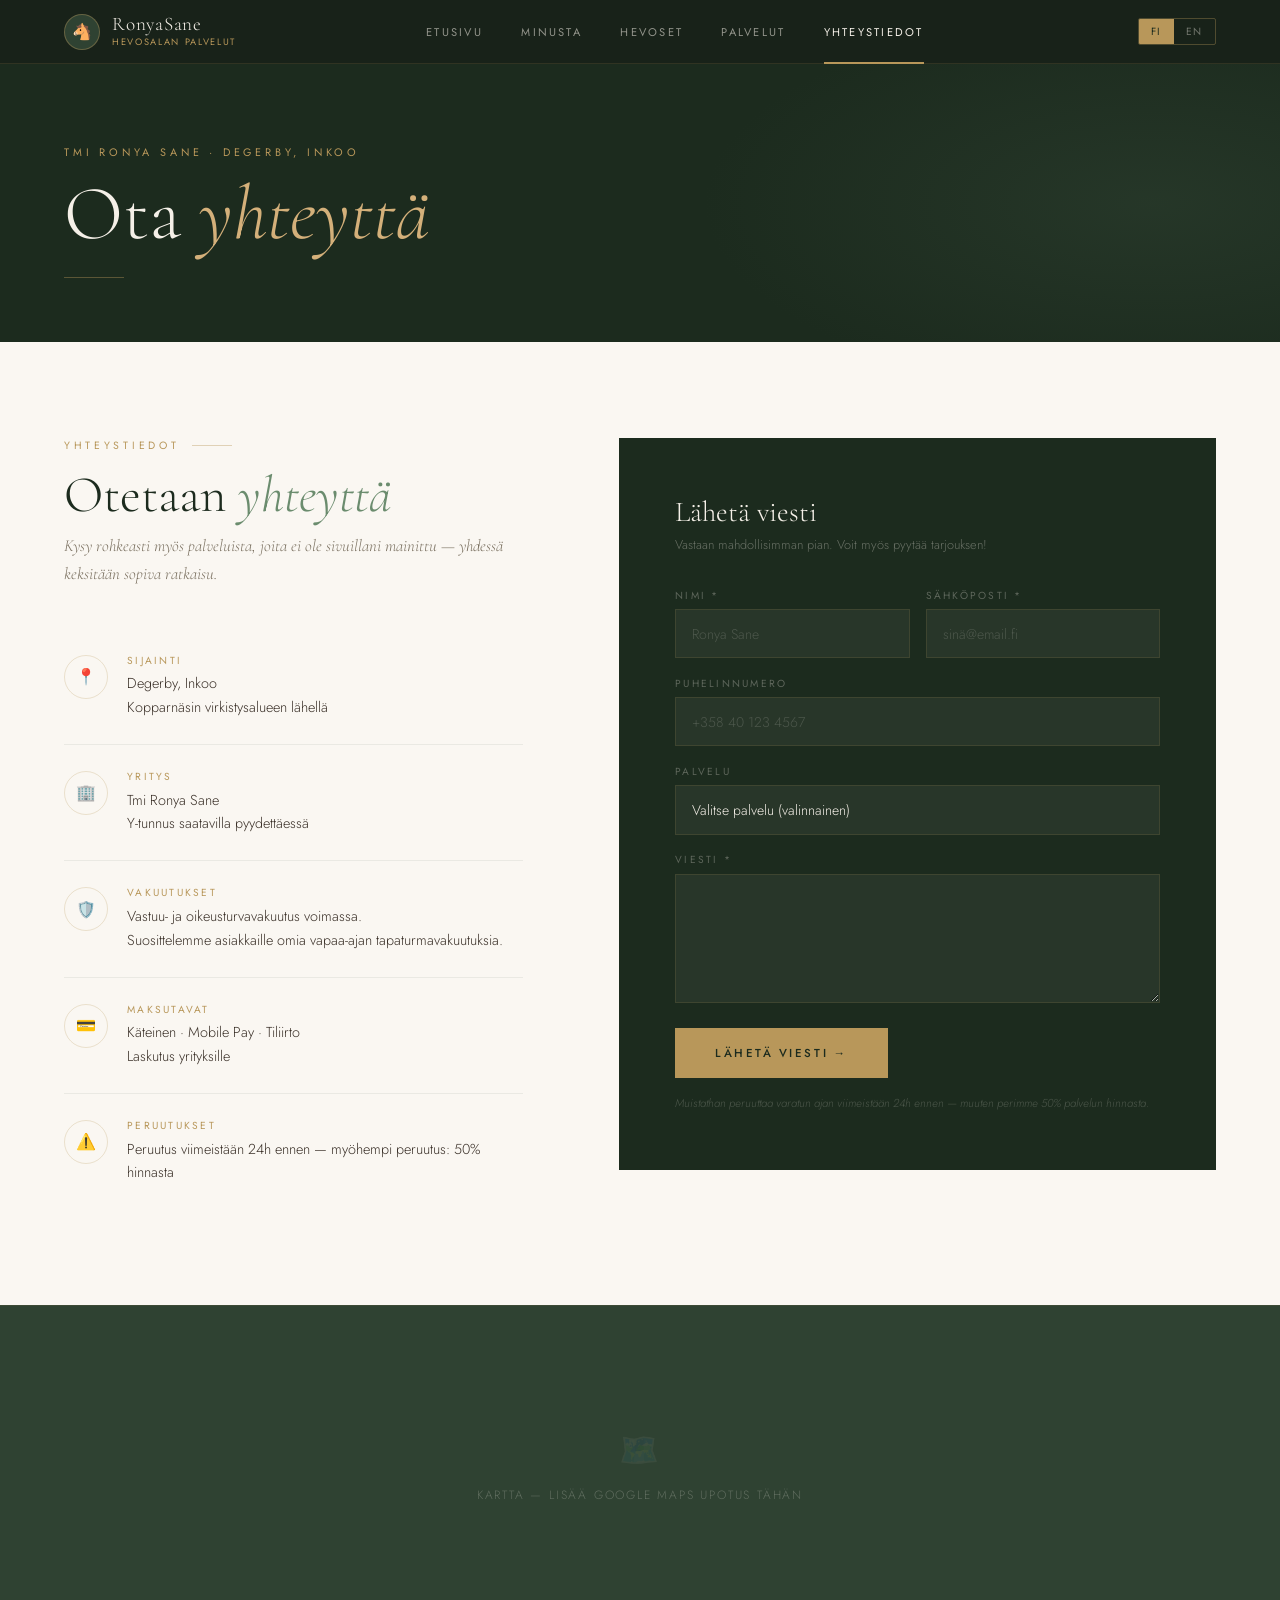
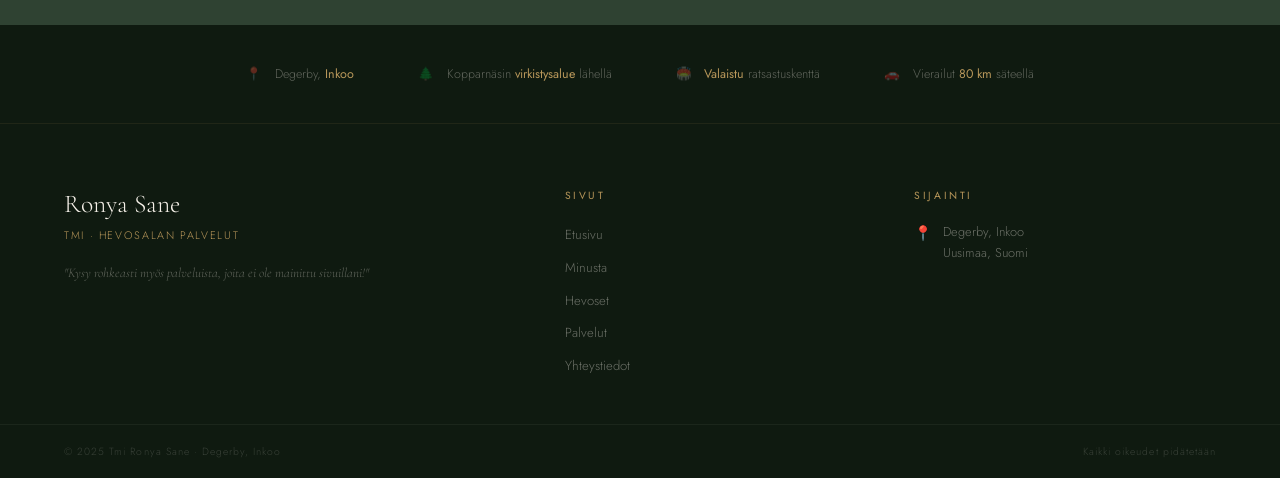
<file: contact.html>
<!DOCTYPE html>
<html lang="fi">
<head>
  <meta charset="UTF-8">
  <meta name="viewport" content="width=device-width, initial-scale=1.0">
  <title>Yhteystiedot – RonyaSane</title>
  <meta name="description" content="Ota yhteyttä Ronya Saneen. Hevosalan palvelut Inkoossa.">
  <link rel="stylesheet" href="css/style.css">
  <style>
    .contact-layout {
      display: grid;
      grid-template-columns: 1fr 1.3fr;
      gap: 6rem;
      align-items: start;
    }

    /* Info side */
    .contact-info-item {
      display: flex;
      align-items: flex-start;
      gap: 1.2rem;
      padding: 1.5rem 0;
      border-bottom: 1px solid rgba(27,43,30,0.07);
    }

    .contact-info-item:last-child { border-bottom: none; }

    .ci-icon {
      width: 44px; height: 44px;
      border: 1px solid rgba(184,151,90,0.25);
      border-radius: 50%;
      display: flex; align-items: center; justify-content: center;
      font-size: 1rem;
      flex-shrink: 0;
      margin-top: 2px;
    }

    .ci-label {
      font-size: 0.64rem;
      letter-spacing: 0.22em;
      text-transform: uppercase;
      color: var(--gold);
      font-weight: 400;
      margin-bottom: 0.3rem;
    }

    .ci-value {
      font-size: 0.9rem;
      color: var(--text-body);
      line-height: 1.65;
    }

    /* Form */
    .contact-form {
      background: var(--forest);
      padding: 3.5rem;
    }

    .form-title {
      font-family: 'Cormorant Garamond', serif;
      font-size: 1.8rem;
      font-weight: 300;
      color: var(--cream);
      margin-bottom: 0.4rem;
    }

    .form-subtitle {
      font-size: 0.8rem;
      color: rgba(245,240,232,0.35);
      margin-bottom: 2rem;
      line-height: 1.6;
    }

    .form-group {
      display: flex;
      flex-direction: column;
      gap: 0.4rem;
      margin-bottom: 1.1rem;
    }

    .form-group label {
      font-size: 0.64rem;
      letter-spacing: 0.22em;
      text-transform: uppercase;
      color: rgba(245,240,232,0.3);
      font-weight: 400;
    }

    .form-group input,
    .form-group textarea,
    .form-group select {
      background: rgba(255,255,255,0.05);
      border: 1px solid rgba(184,151,90,0.15);
      color: var(--cream);
      font-family: 'Jost', sans-serif;
      font-size: 0.88rem;
      font-weight: 300;
      padding: 0.85rem 1rem;
      outline: none;
      width: 100%;
      resize: vertical;
      transition: border-color 0.3s;
      appearance: none;
    }

    .form-group input::placeholder,
    .form-group textarea::placeholder { color: rgba(245,240,232,0.18); }

    .form-group input:focus,
    .form-group textarea:focus,
    .form-group select:focus { border-color: rgba(184,151,90,0.45); background: rgba(255,255,255,0.07); }

    .form-row { display: grid; grid-template-columns: 1fr 1fr; gap: 1rem; }

    .submit-btn {
      background: var(--gold);
      border: none;
      color: var(--forest);
      font-family: 'Jost', sans-serif;
      font-weight: 500;
      font-size: 0.72rem;
      letter-spacing: 0.22em;
      text-transform: uppercase;
      padding: 1.05rem 2.5rem;
      cursor: pointer;
      transition: background 0.3s, transform 0.2s, box-shadow 0.3s;
      margin-top: 0.5rem;
    }

    .submit-btn:hover {
      background: var(--gold-light);
      transform: translateY(-2px);
      box-shadow: 0 8px 24px rgba(184,151,90,0.3);
    }

    .form-cancel-note {
      font-size: 0.72rem;
      color: rgba(245,240,232,0.22);
      line-height: 1.7;
      margin-top: 1rem;
      font-style: italic;
    }

    /* Success message */
    .form-success {
      display: none;
      text-align: center;
      padding: 2rem;
    }

    .form-success.show { display: block; }

    .form-success-icon { font-size: 3rem; margin-bottom: 1rem; }

    .form-success-text {
      font-family: 'Cormorant Garamond', serif;
      font-size: 1.5rem;
      font-weight: 300;
      color: var(--cream);
    }

    /* Map placeholder -->  */
    .map-section { background: var(--forest); padding: 0; }
    .map-placeholder {
      width: 100%;
      height: 320px;
      background: var(--moss);
      display: flex;
      align-items: center;
      justify-content: center;
      flex-direction: column;
      gap: 0.8rem;
      color: rgba(245,240,232,0.25);
      font-size: 0.75rem;
      letter-spacing: 0.15em;
      text-transform: uppercase;
      border-top: 1px solid rgba(184,151,90,0.1);
    }

    .map-placeholder-emoji { font-size: 2rem; opacity: 0.3; }

    /* Location fact strip */
    .location-strip {
      background: var(--warm-dark);
      padding: 2.5rem 5%;
      display: flex;
      align-items: center;
      justify-content: center;
      gap: 4rem;
      flex-wrap: wrap;
    }

    .location-fact {
      display: flex;
      align-items: center;
      gap: 0.8rem;
      font-size: 0.78rem;
      color: rgba(245,240,232,0.35);
    }

    .location-fact strong { color: var(--gold); font-weight: 400; }

    @media (max-width: 900px) {
      .contact-layout { grid-template-columns: 1fr; gap: 3rem; }
      .contact-form { padding: 2.5rem; }
    }

    @media (max-width: 500px) {
      .form-row { grid-template-columns: 1fr; }
      .location-strip { gap: 1.5rem; flex-direction: column; align-items: flex-start; padding: 2rem 5%; }
    }
  </style>
</head>
<body class="lang-fi">

<div id="page-transition" class="page-transition"></div>

<header class="site-header">
  <a href="index.html" class="nav-logo">
    <div class="nav-logo-img-fallback">🐴</div>
    <div>
      <div class="nav-logo-text">RonyaSane</div>
      <div class="nav-logo-sub fi">Hevosalan palvelut</div>
      <div class="nav-logo-sub en">Equestrian Services</div>
    </div>
  </a>
  <ul class="nav-links">
    <li><a href="index.html" class="fi">Etusivu</a><a href="index.html" class="en">Home</a></li>
    <li><a href="about.html" class="fi">Minusta</a><a href="about.html" class="en">About</a></li>
    <li><a href="horses.html" class="fi">Hevoset</a><a href="horses.html" class="en">Horses</a></li>
    <li><a href="services.html" class="fi">Palvelut</a><a href="services.html" class="en">Services</a></li>
    <li><a href="contact.html" class="fi">Yhteystiedot</a><a href="contact.html" class="en">Contact</a></li>
  </ul>
  <div class="lang-toggle">
    <button class="lang-btn" data-lang="fi">FI</button>
    <button class="lang-btn" data-lang="en">EN</button>
  </div>
  <button class="nav-hamburger" aria-label="Menu">
    <span></span><span></span><span></span>
  </button>
</header>

<nav class="nav-drawer">
  <a href="index.html" class="fi">Etusivu</a><a href="index.html" class="en">Home</a>
  <a href="about.html" class="fi">Minusta</a><a href="about.html" class="en">About</a>
  <a href="horses.html" class="fi">Hevoset</a><a href="horses.html" class="en">Horses</a>
  <a href="services.html" class="fi">Palvelut &amp; hinnasto</a><a href="services.html" class="en">Services &amp; pricing</a>
  <a href="contact.html" class="fi">Yhteystiedot</a><a href="contact.html" class="en">Contact</a>
  <div class="nav-drawer-lang">
    <button class="lang-btn" data-lang="fi">FI</button>
    <button class="lang-btn" data-lang="en">EN</button>
  </div>
</nav>

<!-- PAGE HERO -->
<div class="page-hero">
  <div class="page-hero-content">
    <div class="page-eyebrow fi">Tmi Ronya Sane · Degerby, Inkoo</div>
    <div class="page-eyebrow en">Tmi Ronya Sane · Degerby, Inkoo</div>
    <h1 class="page-title fi">Ota <em>yhteyttä</em></h1>
    <h1 class="page-title en">Get in <em>touch</em></h1>
    <div class="page-hero-line"></div>
  </div>
</div>

<!-- CONTACT SECTION -->
<section class="section" style="background:var(--ivory);">
  <div class="contact-layout">

    <!-- Left: Info -->
    <div class="reveal-left">
      <div class="section-label fi">Yhteystiedot</div>
      <div class="section-label en">Contact details</div>
      <h2 class="section-title fi" style="margin-bottom:0.5rem;">Otetaan <em>yhteyttä</em></h2>
      <h2 class="section-title en" style="margin-bottom:0.5rem;">Let's <em>connect</em></h2>
      <p style="font-family:'Cormorant Garamond',serif; font-size:1.05rem; font-style:italic; color:var(--text-light); margin-bottom:2.5rem; line-height:1.7;" class="fi">
        Kysy rohkeasti myös palveluista, joita ei ole sivuillani mainittu — yhdessä keksitään sopiva ratkaisu.
      </p>
      <p style="font-family:'Cormorant Garamond',serif; font-size:1.05rem; font-style:italic; color:var(--text-light); margin-bottom:2.5rem; line-height:1.7;" class="en">
        Don't hesitate to ask about services not listed on these pages — together we'll find the right solution.
      </p>

      <div class="contact-info-item">
        <div class="ci-icon">📍</div>
        <div>
          <div class="ci-label fi">Sijainti</div>
          <div class="ci-label en">Location</div>
          <div class="ci-value">Degerby, Inkoo<br><span class="fi">Kopparnäsin virkistysalueen lähellä</span><span class="en">Near Kopparnäs recreational area</span></div>
        </div>
      </div>

      <div class="contact-info-item">
        <div class="ci-icon">🏢</div>
        <div>
          <div class="ci-label fi">Yritys</div>
          <div class="ci-label en">Business</div>
          <div class="ci-value">Tmi Ronya Sane<br><span class="fi">Y-tunnus saatavilla pyydettäessä</span><span class="en">Business ID available on request</span></div>
        </div>
      </div>

      <div class="contact-info-item">
        <div class="ci-icon">🛡️</div>
        <div>
          <div class="ci-label fi">Vakuutukset</div>
          <div class="ci-label en">Insurance</div>
          <div class="ci-value fi">Vastuu- ja oikeusturvavakuutus voimassa.<br>Suosittelemme asiakkaille omia vapaa-ajan tapaturmavakuutuksia.</div>
          <div class="ci-value en">Liability &amp; legal expenses insurance in force.<br>We recommend clients have their own personal leisure accident insurance.</div>
        </div>
      </div>

      <div class="contact-info-item">
        <div class="ci-icon">💳</div>
        <div>
          <div class="ci-label fi">Maksutavat</div>
          <div class="ci-label en">Payment</div>
          <div class="ci-value fi">Käteinen · Mobile Pay · Tiliirto<br>Laskutus yrityksille</div>
          <div class="ci-value en">Cash · Mobile Pay · Bank transfer<br>Invoicing for companies</div>
        </div>
      </div>

      <div class="contact-info-item">
        <div class="ci-icon">⚠️</div>
        <div>
          <div class="ci-label fi">Peruutukset</div>
          <div class="ci-label en">Cancellations</div>
          <div class="ci-value fi">Peruutus viimeistään 24h ennen — myöhempi peruutus: 50% hinnasta</div>
          <div class="ci-value en">Cancel at least 24h in advance — later cancellation: 50% fee applies</div>
        </div>
      </div>
    </div>

    <!-- Right: Form -->
    <div class="contact-form reveal-right">
      <div class="form-title fi">Lähetä viesti</div>
      <div class="form-title en">Send a message</div>
      <p class="form-subtitle fi">Vastaan mahdollisimman pian. Voit myös pyytää tarjouksen!</p>
      <p class="form-subtitle en">I'll reply as soon as possible. You can also request a quote!</p>

      <div id="contact-form-inner">
        <div class="form-row">
          <div class="form-group">
            <label class="fi">Nimi *</label>
            <label class="en">Name *</label>
            <input type="text" id="name" placeholder="Ronya Sane" required>
          </div>
          <div class="form-group">
            <label class="fi">Sähköposti *</label>
            <label class="en">Email *</label>
            <input type="email" id="email" placeholder="sinä@email.fi" required>
          </div>
        </div>

        <div class="form-group">
          <label class="fi">Puhelinnumero</label>
          <label class="en">Phone number</label>
          <input type="tel" id="phone" placeholder="+358 40 123 4567">
        </div>

        <div class="form-group">
          <label class="fi">Palvelu</label>
          <label class="en">Service</label>
          <select id="service">
            <option value="" class="fi">Valitse palvelu (valinnainen)</option>
            <option value="" class="en">Select a service (optional)</option>
            <option value="yksityisvalmennus" class="fi">Yksityisvalmennus</option>
            <option value="private-coaching" class="en">Private coaching</option>
            <option value="ryhmävalmennus" class="fi">Ryhmävalmennus</option>
            <option value="group-coaching" class="en">Group coaching</option>
            <option value="ratsastustunti" class="fi">Ratsastustunti</option>
            <option value="riding-lesson" class="en">Riding lesson</option>
            <option value="talutusratsastus" class="fi">Talutusratsastus</option>
            <option value="led-rides" class="en">Led rides</option>
            <option value="koulutus-taysihoito" class="fi">Koulutus-täysihoito</option>
            <option value="training-fullboard" class="en">Training full board</option>
            <option value="hevosen-vierailu" class="fi">Hevosen vierailu / tapahtuma</option>
            <option value="horse-visit" class="en">Horse visit / event</option>
            <option value="ponisynttarit" class="fi">Ponisynttärit</option>
            <option value="pony-party" class="en">Pony birthday party</option>
            <option value="ratsutus" class="fi">Ratsutus / koulutus</option>
            <option value="riding-in" class="en">Riding-in / training</option>
            <option value="lomitus" class="fi">Lomitus / apukädet</option>
            <option value="stable-help" class="en">Stable help</option>
            <option value="muu" class="fi">Muu / Kysy lisää</option>
            <option value="other" class="en">Other / Ask more</option>
          </select>
        </div>

        <div class="form-group">
          <label class="fi">Viesti *</label>
          <label class="en">Message *</label>
          <textarea id="message" rows="5" placeholder="" required></textarea>
        </div>

        <button class="submit-btn fi" onclick="submitForm()">Lähetä viesti →</button>
        <button class="submit-btn en" onclick="submitForm()">Send message →</button>

        <p class="form-cancel-note fi">Muistathan peruuttaa varatun ajan viimeistään 24h ennen — muuten perimme 50% palvelun hinnasta.</p>
        <p class="form-cancel-note en">Please cancel at least 24h before your appointment — late cancellation incurs a 50% fee.</p>
      </div>

      <div class="form-success" id="form-success">
        <div class="form-success-icon">✉️</div>
        <div class="form-success-text fi">Kiitos viestistäsi!<br><span style="font-size:1rem; opacity:0.6;">Palaan sinulle pian.</span></div>
        <div class="form-success-text en">Thank you for your message!<br><span style="font-size:1rem; opacity:0.6;">I'll be in touch soon.</span></div>
      </div>
    </div>
  </div>
</section>

<!-- MAP / LOCATION -->
<div class="map-section">
  <!-- Replace this block with a real Google Maps embed if desired -->
  <!-- Example: <iframe src="https://www.google.com/maps/embed?pb=..." width="100%" height="320" style="border:0;" allowfullscreen loading="lazy"></iframe> -->
  <div class="map-placeholder">
    <div class="map-placeholder-emoji">🗺️</div>
    <span class="fi">Kartta — lisää Google Maps upotus tähän</span>
    <span class="en">Map — add Google Maps embed here</span>
  </div>
</div>

<!-- LOCATION STRIP -->
<div class="location-strip">
  <div class="location-fact">
    📍 <span>Degerby, <strong>Inkoo</strong></span>
  </div>
  <div class="location-fact">
    🌲 <span class="fi">Kopparnäsin <strong>virkistysalue</strong> lähellä</span><span class="en">Near <strong>Kopparnäs</strong> recreational area</span>
  </div>
  <div class="location-fact">
    🏟️ <span class="fi"><strong>Valaistu</strong> ratsastuskenttä</span><span class="en"><strong>Floodlit</strong> riding arena</span>
  </div>
  <div class="location-fact">
    🚗 <span class="fi">Vierailut <strong>80 km</strong> säteellä</span><span class="en">Visits within <strong>80 km</strong></span>
  </div>
</div>

<!-- FOOTER -->
<footer class="site-footer">
  <div class="footer-main">
    <div>
      <div class="footer-brand-name">Ronya Sane</div>
      <div class="footer-brand-sub fi">Tmi · Hevosalan palvelut</div>
      <div class="footer-brand-sub en">Sole trader · Equestrian services</div>
      <p class="footer-tagline fi">"Kysy rohkeasti myös palveluista, joita ei ole mainittu sivuillani!"</p>
      <p class="footer-tagline en">"Don't hesitate to ask about services not listed on these pages!"</p>
    </div>
    <div>
      <div class="footer-col-title fi">Sivut</div>
      <div class="footer-col-title en">Pages</div>
      <ul class="footer-links fi"><li><a href="index.html">Etusivu</a></li><li><a href="about.html">Minusta</a></li><li><a href="horses.html">Hevoset</a></li><li><a href="services.html">Palvelut</a></li><li><a href="contact.html">Yhteystiedot</a></li></ul>
      <ul class="footer-links en"><li><a href="index.html">Home</a></li><li><a href="about.html">About</a></li><li><a href="horses.html">Horses</a></li><li><a href="services.html">Services</a></li><li><a href="contact.html">Contact</a></li></ul>
    </div>
    <div>
      <div class="footer-col-title fi">Sijainti</div>
      <div class="footer-col-title en">Location</div>
      <div class="footer-contact-item"><div class="footer-contact-item-icon">📍</div><div class="footer-contact-item-text">Degerby, Inkoo<br><span class="fi">Uusimaa, Suomi</span><span class="en">Uusimaa, Finland</span></div></div>
    </div>
  </div>
  <div class="footer-bottom">
    <div class="footer-copy">© 2025 Tmi Ronya Sane · Degerby, Inkoo</div>
    <div class="footer-copy fi">Kaikki oikeudet pidätetään</div>
    <div class="footer-copy en">All rights reserved</div>
  </div>
</footer>

<script src="js/main.js"></script>
<script>
  function submitForm() {
    const name = document.getElementById('name').value.trim();
    const email = document.getElementById('email').value.trim();
    const message = document.getElementById('message').value.trim();
    if (!name || !email || !message) {
      // Simple validation highlight
      [name, email, message].forEach((v, i) => {
        const ids = ['name', 'email', 'message'];
        const el = document.getElementById(ids[i]);
        if (!v) {
          el.style.borderColor = 'rgba(200,80,80,0.5)';
          setTimeout(() => el.style.borderColor = '', 2000);
        }
      });
      return;
    }
    document.getElementById('contact-form-inner').style.display = 'none';
    document.getElementById('form-success').classList.add('show');
    // To wire up a real backend, replace this with a fetch() to your form handler.
  }
</script>
</body>
</html>
</file>
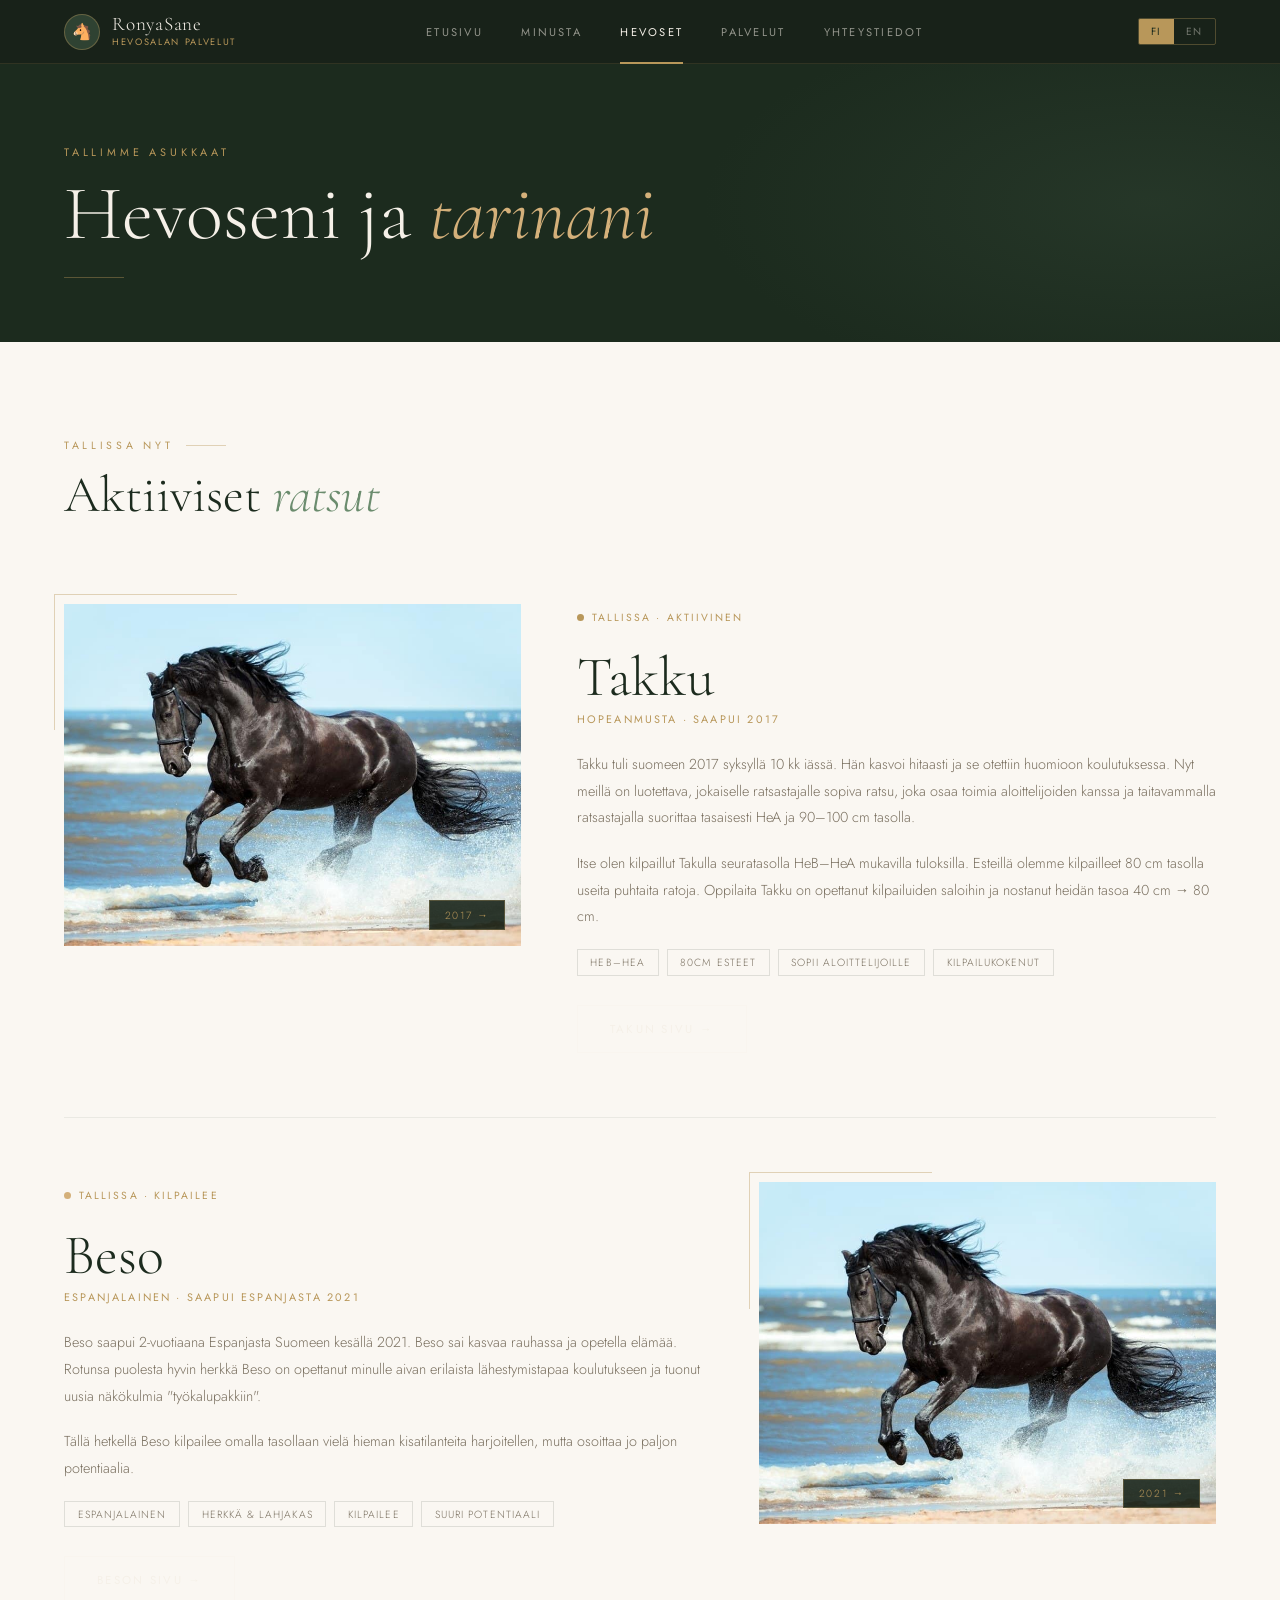
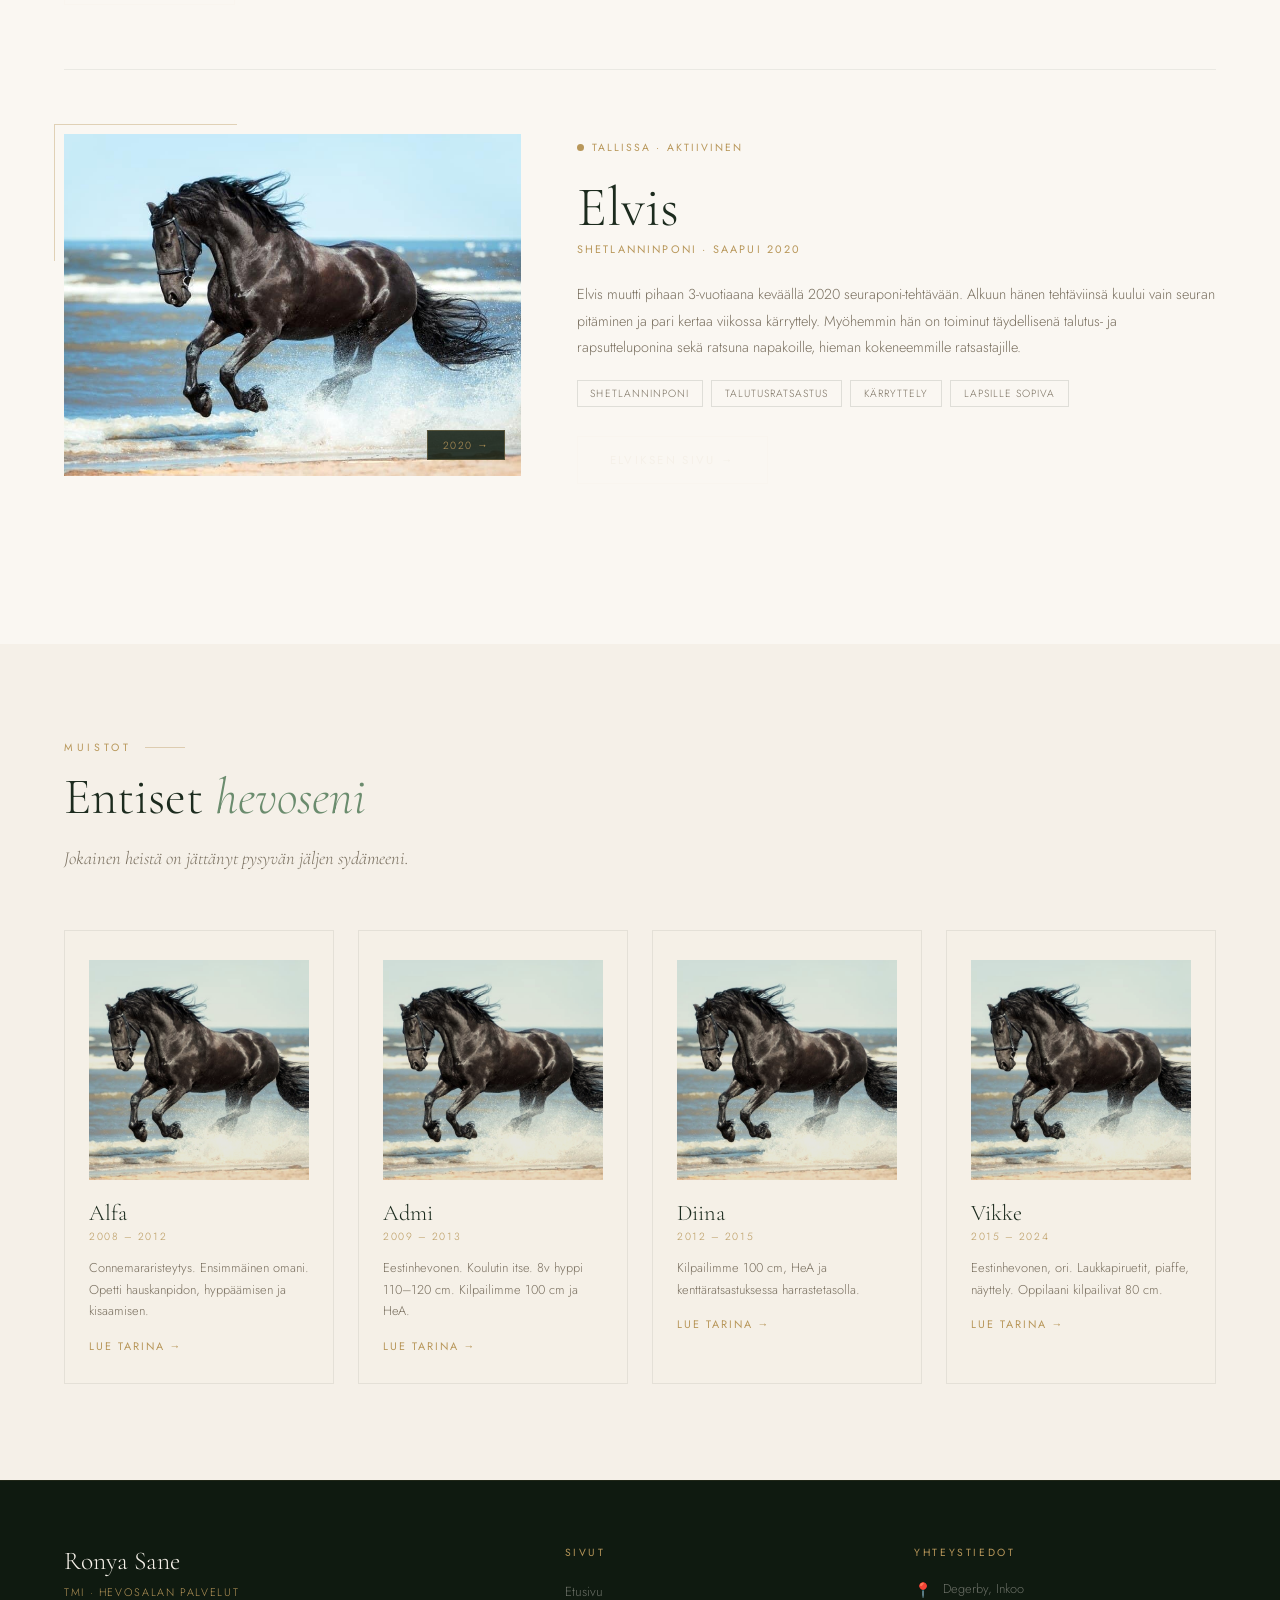
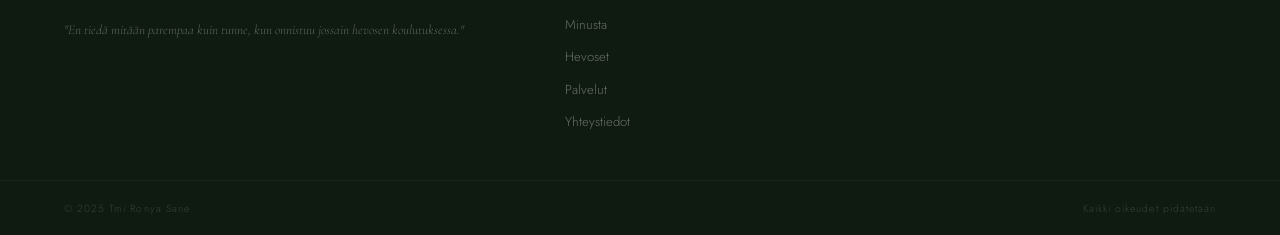
<file: horses.html>
<!DOCTYPE html>
<html lang="fi">
<head>
  <meta charset="UTF-8">
  <meta name="viewport" content="width=device-width, initial-scale=1.0">
  <title>Hevoset – RonyaSane</title>
  <meta name="description" content="Tutustu RonyaSanen hevosiin: Takku, Elvis, Beso ja muut. Jokaisen tarina.">
  <link rel="stylesheet" href="css/style.css">
  <style>
    .horses-intro-grid {
      display: grid;
      grid-template-columns: 1fr 1fr;
      gap: 3rem;
      margin-bottom: 5rem;
      align-items: center;
    }

    .horse-profile {
      display: grid;
      grid-template-columns: 1fr 1.4fr;
      gap: 3.5rem;
      align-items: start;
      padding: 4rem 0;
      border-bottom: 1px solid rgba(27,43,30,0.07);
    }

    .horse-profile:last-child { border-bottom: none; }

    .horse-profile.reverse { direction: rtl; }
    .horse-profile.reverse > * { direction: ltr; }

    .horse-img-wrap { position: relative; }

    .horse-img-box {
      aspect-ratio: 4/3;
      position: relative;
      overflow: hidden;
    }

    .horse-img-box img {
      width: 100%; height: 100%;
      object-fit: cover;
      display: block;
      transition: transform 0.6s ease;
    }

    .horse-img-box:hover img { transform: scale(1.04); }

    .horse-img-accent {
      position: absolute;
      top: -10px; left: -10px;
      width: 40%; height: 40%;
      border-top: 1px solid rgba(184,151,90,0.4);
      border-left: 1px solid rgba(184,151,90,0.4);
      pointer-events: none;
    }

    .horse-year-badge {
      position: absolute;
      bottom: 1rem; right: 1rem;
      background: rgba(15,26,16,0.85);
      border: 1px solid rgba(184,151,90,0.3);
      padding: 0.4rem 0.9rem;
      font-size: 0.65rem;
      letter-spacing: 0.15em;
      color: var(--gold);
      text-transform: uppercase;
    }

    .horse-status-wrap {
      display: inline-flex;
      align-items: center;
      gap: 0.5rem;
      margin-bottom: 1.5rem;
    }

    .horse-status-dot {
      width: 7px; height: 7px;
      border-radius: 50%;
      background: var(--gold);
    }

    .horse-status-dot.grey { background: rgba(122,112,96,0.5); }

    .horse-status-text {
      font-size: 0.65rem;
      letter-spacing: 0.2em;
      text-transform: uppercase;
      color: var(--gold);
      font-weight: 400;
    }

    .horse-status-text.past { color: var(--text-light); }

    .horse-name-big {
      font-family: 'Cormorant Garamond', serif;
      font-size: clamp(2.2rem, 4.5vw, 3.5rem);
      font-weight: 300;
      color: var(--forest);
      line-height: 1;
      margin-bottom: 0.4rem;
    }

    .horse-breed-tag {
      font-size: 0.68rem;
      letter-spacing: 0.2em;
      text-transform: uppercase;
      color: var(--gold);
      font-weight: 400;
      margin-bottom: 1.5rem;
    }

    .horse-bio { font-size: 0.9rem; color: var(--text-light); line-height: 1.85; margin-bottom: 1.2rem; }

    .horse-highlights {
      display: flex;
      flex-wrap: wrap;
      gap: 0.5rem;
      margin-top: 1.2rem;
    }

    .highlight-tag {
      font-size: 0.65rem;
      letter-spacing: 0.1em;
      border: 1px solid rgba(27,43,30,0.12);
      padding: 0.3rem 0.8rem;
      color: var(--text-light);
      text-transform: uppercase;
    }

    /* Past horses grid */
    .past-horses-grid {
      display: grid;
      grid-template-columns: repeat(4, 1fr);
      gap: 1.5rem;
    }

    .past-horse-card {
      background: rgba(245,240,232,0.6);
      border: 1px solid rgba(27,43,30,0.08);
      padding: 1.8rem 1.5rem;
      position: relative;
    }

    .past-horse-img {
      aspect-ratio: 1/1;
      margin-bottom: 1.2rem;
      overflow: hidden;
    }

    .past-horse-img img {
      width: 100%; height: 100%; object-fit: cover;
      filter: sepia(0.3) brightness(0.9);
      transition: filter 0.4s;
    }

    .past-horse-card:hover .past-horse-img img {
      filter: sepia(0) brightness(1);
    }

    .past-name {
      font-family: 'Cormorant Garamond', serif;
      font-size: 1.4rem;
      font-weight: 300;
      color: var(--forest);
      margin-bottom: 0.2rem;
    }

    .past-years {
      font-size: 0.65rem;
      letter-spacing: 0.15em;
      color: var(--gold);
      margin-bottom: 0.8rem;
      text-transform: uppercase;
    }

    .past-desc { font-size: 0.8rem; color: var(--text-light); line-height: 1.7; }

    .past-horse-link {
      text-decoration: none;
      display: block;
      color: inherit;
    }

    .past-view {
      margin-top: 1rem;
      font-size: 0.68rem;
      letter-spacing: 0.18em;
      text-transform: uppercase;
      color: var(--gold);
      font-weight: 400;
      transition: letter-spacing 0.3s;
    }

    .past-horse-card:hover .past-view { letter-spacing: 0.25em; }

    @media (max-width: 900px) {
      .horse-profile { grid-template-columns: 1fr; gap: 2rem; }
      .horse-profile.reverse { direction: ltr; }
      .past-horses-grid { grid-template-columns: repeat(2, 1fr); }
      .horses-intro-grid { grid-template-columns: 1fr; }
    }

    @media (max-width: 500px) {
      .past-horses-grid { grid-template-columns: 1fr; }
    }
  </style>
</head>
<body class="lang-fi">

<div id="page-transition" class="page-transition"></div>

<header class="site-header">
  <a href="index.html" class="nav-logo">
    <div class="nav-logo-img-fallback">🐴</div>
    <div>
      <div class="nav-logo-text">RonyaSane</div>
      <div class="nav-logo-sub fi">Hevosalan palvelut</div>
      <div class="nav-logo-sub en">Equestrian Services</div>
    </div>
  </a>
  <ul class="nav-links">
    <li><a href="index.html" class="fi">Etusivu</a><a href="index.html" class="en">Home</a></li>
    <li><a href="about.html" class="fi">Minusta</a><a href="about.html" class="en">About</a></li>
    <li><a href="horses.html" class="fi">Hevoset</a><a href="horses.html" class="en">Horses</a></li>
    <li><a href="services.html" class="fi">Palvelut</a><a href="services.html" class="en">Services</a></li>
    <li><a href="contact.html" class="fi">Yhteystiedot</a><a href="contact.html" class="en">Contact</a></li>
  </ul>
  <div class="lang-toggle">
    <button class="lang-btn" data-lang="fi">FI</button>
    <button class="lang-btn" data-lang="en">EN</button>
  </div>
  <button class="nav-hamburger" aria-label="Menu">
    <span></span><span></span><span></span>
  </button>
</header>

<nav class="nav-drawer">
  <a href="index.html" class="fi">Etusivu</a><a href="index.html" class="en">Home</a>
  <a href="about.html" class="fi">Minusta</a><a href="about.html" class="en">About</a>
  <a href="horses.html" class="fi">Hevoset</a><a href="horses.html" class="en">Horses</a>
  <a href="services.html" class="fi">Palvelut &amp; hinnasto</a><a href="services.html" class="en">Services &amp; pricing</a>
  <a href="contact.html" class="fi">Yhteystiedot</a><a href="contact.html" class="en">Contact</a>
  <div class="nav-drawer-lang">
    <button class="lang-btn" data-lang="fi">FI</button>
    <button class="lang-btn" data-lang="en">EN</button>
  </div>
</nav>

<!-- PAGE HERO -->
<div class="page-hero">
  <div class="page-hero-content">
    <div class="page-eyebrow fi">Tallimme asukkaat</div>
    <div class="page-eyebrow en">The stable's residents</div>
    <h1 class="page-title fi">Hevoseni ja <em>tarinani</em></h1>
    <h1 class="page-title en">My horses and <em>their stories</em></h1>
    <div class="page-hero-line"></div>
  </div>
</div>

<!-- CURRENT HORSES -->
<section class="section" style="background:var(--ivory);">
  <div class="reveal" style="margin-bottom:1rem;">
    <div class="section-label fi">Tallissa nyt</div>
    <div class="section-label en">Currently in the stable</div>
    <h2 class="section-title fi">Aktiiviset <em>ratsut</em></h2>
    <h2 class="section-title en">Active <em>horses</em></h2>
  </div>

  <!-- TAKKU -->
  <div class="horse-profile reveal">
    <div class="horse-img-wrap">
      <div class="horse-img-box">
        <!-- Image file: images/horse-takku.jpg -->
        <img src="images/horse-takku.jpg" alt="Takku" class="horse-img">
        
      </div>
      <div class="horse-img-accent"></div>
      <div class="horse-year-badge">2017 →</div>
    </div>
    <div>
      <div class="horse-status-wrap">
        <div class="horse-status-dot"></div>
        <div class="horse-status-text fi">Tallissa · aktiivinen</div>
        <div class="horse-status-text en">In stable · active</div>
      </div>
      <div class="horse-name-big">Takku</div>
      <div class="horse-breed-tag fi">Hopeanmusta · Saapui 2017</div>
      <div class="horse-breed-tag en">Silver-black · Arrived 2017</div>
      <p class="horse-bio fi">Takku tuli suomeen 2017 syksyllä 10 kk iässä. Hän kasvoi hitaasti ja se otettiin huomioon koulutuksessa. Nyt meillä on luotettava, jokaiselle ratsastajalle sopiva ratsu, joka osaa toimia aloittelijoiden kanssa ja taitavammalla ratsastajalla suorittaa tasaisesti HeA ja 90–100 cm tasolla.</p>
      <p class="horse-bio en">Takku arrived in Finland in autumn 2017 at 10 months of age. He grew slowly and that was taken into account in his training. Today he is a reliable mount suitable for every rider, capable of working with beginners while performing consistently at HeA and 90–100 cm level with a more experienced rider.</p>
      <p class="horse-bio fi">Itse olen kilpaillut Takulla seuratasolla HeB–HeA mukavilla tuloksilla. Esteillä olemme kilpailleet 80 cm tasolla useita puhtaita ratoja. Oppilaita Takku on opettanut kilpailuiden saloihin ja nostanut heidän tasoa 40 cm → 80 cm.</p>
      <p class="horse-bio en">I have competed with Takku at club level in HeB–HeA with pleasing results. In show jumping we have competed at 80 cm level with multiple clear rounds. Takku has introduced students to the world of competition and raised their level from 40 cm to 80 cm.</p>
      <div class="horse-highlights fi">
        <span class="highlight-tag">HeB–HeA</span>
        <span class="highlight-tag">80cm esteet</span>
        <span class="highlight-tag">Sopii aloittelijoille</span>
        <span class="highlight-tag">Kilpailukokenut</span>
      </div>
      <div class="horse-highlights en">
        <span class="highlight-tag">HeB–HeA</span>
        <span class="highlight-tag">80cm jumping</span>
        <span class="highlight-tag">Beginner-friendly</span>
        <span class="highlight-tag">Competition experienced</span>
      </div>
      <div style="margin-top:1.8rem;">
        <a href="horse-takku.html" class="btn btn-outline fi">Takun sivu →</a>
        <a href="horse-takku.html" class="btn btn-outline en">Takku's profile →</a>
      </div>
    </div>
  </div>

  <!-- BESO -->
  <div class="horse-profile reverse reveal">
    <div class="horse-img-wrap">
      <div class="horse-img-box">
        <!-- Image file: images/horse-beso.jpg -->
        <img src="images/horse-beso.jpg" alt="Beso" class="horse-img">
        
      </div>
      <div class="horse-img-accent"></div>
      <div class="horse-year-badge">2021 →</div>
    </div>
    <div>
      <div class="horse-status-wrap">
        <div class="horse-status-dot" style="background:var(--gold-light);"></div>
        <div class="horse-status-text fi">Tallissa · kilpailee</div>
        <div class="horse-status-text en">In stable · competing</div>
      </div>
      <div class="horse-name-big">Beso</div>
      <div class="horse-breed-tag fi">Espanjalainen · Saapui Espanjasta 2021</div>
      <div class="horse-breed-tag en">Andalusian-type · Arrived from Spain 2021</div>
      <p class="horse-bio fi">Beso saapui 2-vuotiaana Espanjasta Suomeen kesällä 2021. Beso sai kasvaa rauhassa ja opetella elämää. Rotunsa puolesta hyvin herkkä Beso on opettanut minulle aivan erilaista lähestymistapaa koulutukseen ja tuonut uusia näkökulmia "työkalupakkiin".</p>
      <p class="horse-bio en">Beso arrived from Spain as a 2-year-old in summer 2021. He was given time to grow and learn about life. Highly sensitive by breed, Beso has taught me a completely different approach to training and brought new perspectives to the toolbox.</p>
      <p class="horse-bio fi">Tällä hetkellä Beso kilpailee omalla tasollaan vielä hieman kisatilanteita harjoitellen, mutta osoittaa jo paljon potentiaalia.</p>
      <p class="horse-bio en">Beso is currently competing at his own level, still practising competition situations, but already showing great potential.</p>
      <div class="horse-highlights fi">
        <span class="highlight-tag">Espanjalainen</span>
        <span class="highlight-tag">Herkkä & lahjakas</span>
        <span class="highlight-tag">Kilpailee</span>
        <span class="highlight-tag">Suuri potentiaali</span>
      </div>
      <div class="horse-highlights en">
        <span class="highlight-tag">Andalusian-type</span>
        <span class="highlight-tag">Sensitive & talented</span>
        <span class="highlight-tag">Competing</span>
        <span class="highlight-tag">Great potential</span>
      </div>
      <div style="margin-top:1.8rem;">
        <a href="horse-beso.html" class="btn btn-outline fi">Beson sivu →</a>
        <a href="horse-beso.html" class="btn btn-outline en">Beso's profile →</a>
      </div>
    </div>
  </div>

  <!-- ELVIS -->
  <div class="horse-profile reveal">
    <div class="horse-img-wrap">
      <div class="horse-img-box">
        <!-- Image file: images/horse-elvis.jpg -->
        <img src="images/horse-elvis.jpg" alt="Elvis" class="horse-img">
        
      </div>
      <div class="horse-img-accent"></div>
      <div class="horse-year-badge">2020 →</div>
    </div>
    <div>
      <div class="horse-status-wrap">
        <div class="horse-status-dot"></div>
        <div class="horse-status-text fi">Tallissa · aktiivinen</div>
        <div class="horse-status-text en">In stable · active</div>
      </div>
      <div class="horse-name-big">Elvis</div>
      <div class="horse-breed-tag fi">Shetlanninponi · Saapui 2020</div>
      <div class="horse-breed-tag en">Shetland Pony · Arrived 2020</div>
      <p class="horse-bio fi">Elvis muutti pihaan 3-vuotiaana keväällä 2020 seuraponi-tehtävään. Alkuun hänen tehtäviinsä kuului vain seuran pitäminen ja pari kertaa viikossa kärryttely. Myöhemmin hän on toiminut täydellisenä talutus- ja rapsutteluponina sekä ratsuna napakoille, hieman kokeneemmille ratsastajille.</p>
      <p class="horse-bio en">Elvis joined the stable as a 3-year-old in spring 2020 as a companion pony. Initially his job was simply to provide company and a couple of carriage sessions per week. He has since become the perfect leading and petting pony, as well as a mount for more experienced compact riders.</p>
      <div class="horse-highlights fi">
        <span class="highlight-tag">Shetlanninponi</span>
        <span class="highlight-tag">Talutusratsastus</span>
        <span class="highlight-tag">Kärryttely</span>
        <span class="highlight-tag">Lapsille sopiva</span>
      </div>
      <div class="horse-highlights en">
        <span class="highlight-tag">Shetland pony</span>
        <span class="highlight-tag">Led rides</span>
        <span class="highlight-tag">Carriage</span>
        <span class="highlight-tag">Child-friendly</span>
      </div>
      <div style="margin-top:1.8rem;">
        <a href="horse-elvis.html" class="btn btn-outline fi">Elviksen sivu →</a>
        <a href="horse-elvis.html" class="btn btn-outline en">Elvis's profile →</a>
      </div>
    </div>
  </div>
</section>

<!-- PAST HORSES -->
<section class="section section-cream">
  <div class="reveal">
    <div class="section-label fi">Muistot</div>
    <div class="section-label en">Memories</div>
    <h2 class="section-title fi">Entiset <em>hevoseni</em></h2>
    <h2 class="section-title en">Former <em>horses</em></h2>
    <p class="section-intro fi">Jokainen heistä on jättänyt pysyvän jäljen sydämeeni.</p>
    <p class="section-intro en">Each of them has left a permanent mark on my heart.</p>
  </div>

  <div class="past-horses-grid">
    <div class="past-horse-card reveal">
      <a href="horse-alfa.html" class="past-horse-link">
        <div class="past-horse-img">
          <img src="images/horse-alfa.jpg" alt="Alfa">
        </div>
        <div class="past-name">Alfa</div>
        <div class="past-years">2008 – 2012</div>
        <p class="past-desc fi">Connemararisteytys. Ensimmäinen omani. Opetti hauskanpidon, hyppäämisen ja kisaamisen.</p>
        <p class="past-desc en">Connemara cross. My very first. Taught me fun, jumping and competing.</p>
        <div class="past-view fi">Lue tarina →</div>
        <div class="past-view en">Read story →</div>
      </a>
    </div>
    <div class="past-horse-card reveal delay-1">
      <a href="horse-admi.html" class="past-horse-link">
        <div class="past-horse-img">
          <img src="images/horse-admi.jpg" alt="Admi">
        </div>
        <div class="past-name">Admi</div>
        <div class="past-years">2009 – 2013</div>
        <p class="past-desc fi">Eestinhevonen. Koulutin itse. 8v hyppi 110–120 cm. Kilpailimme 100 cm ja HeA.</p>
        <p class="past-desc en">Estonian horse. Self-trained. Age 8 was jumping 110–120 cm. Competed at 100 cm and HeA.</p>
        <div class="past-view fi">Lue tarina →</div>
        <div class="past-view en">Read story →</div>
      </a>
    </div>
    <div class="past-horse-card reveal delay-2">
      <a href="horse-diina.html" class="past-horse-link">
        <div class="past-horse-img">
          <img src="images/horse-diina.jpg" alt="Diina">
        </div>
        <div class="past-name">Diina</div>
        <div class="past-years">2012 – 2015</div>
        <p class="past-desc fi">Kilpailimme 100 cm, HeA ja kenttäratsastuksessa harrastetasolla.</p>
        <p class="past-desc en">Competed at 100 cm, HeA and eventing at amateur level.</p>
        <div class="past-view fi">Lue tarina →</div>
        <div class="past-view en">Read story →</div>
      </a>
    </div>
    <div class="past-horse-card reveal delay-3">
      <a href="horse-vikke.html" class="past-horse-link">
        <div class="past-horse-img">
          <img src="images/horse-vikke.jpg" alt="Vikke">
        </div>
        <div class="past-name">Vikke</div>
        <div class="past-years">2015 – 2024</div>
        <p class="past-desc fi">Eestinhevonen, ori. Laukkapiruetit, piaffe, näyttely. Oppilaani kilpailivat 80 cm.</p>
        <p class="past-desc en">Estonian stallion. Canter pirouettes, piaffe, shows. Students competed at 80 cm.</p>
        <div class="past-view fi">Lue tarina →</div>
        <div class="past-view en">Read story →</div>
      </a>
    </div>
  </div>
</section>

<!-- FOOTER -->
<footer class="site-footer">
  <div class="footer-main">
    <div>
      <div class="footer-brand-name">Ronya Sane</div>
      <div class="footer-brand-sub fi">Tmi · Hevosalan palvelut</div>
      <div class="footer-brand-sub en">Sole trader · Equestrian services</div>
      <p class="footer-tagline fi">"En tiedä mitään parempaa kuin tunne, kun onnistuu jossain hevosen koulutuksessa."</p>
      <p class="footer-tagline en">"I know nothing better than the feeling of succeeding in training a horse."</p>
    </div>
    <div>
      <div class="footer-col-title fi">Sivut</div>
      <div class="footer-col-title en">Pages</div>
      <ul class="footer-links fi"><li><a href="index.html">Etusivu</a></li><li><a href="about.html">Minusta</a></li><li><a href="horses.html">Hevoset</a></li><li><a href="services.html">Palvelut</a></li><li><a href="contact.html">Yhteystiedot</a></li></ul>
      <ul class="footer-links en"><li><a href="index.html">Home</a></li><li><a href="about.html">About</a></li><li><a href="horses.html">Horses</a></li><li><a href="services.html">Services</a></li><li><a href="contact.html">Contact</a></li></ul>
    </div>
    <div>
      <div class="footer-col-title fi">Yhteystiedot</div>
      <div class="footer-col-title en">Contact</div>
      <div class="footer-contact-item"><div class="footer-contact-item-icon">📍</div><div class="footer-contact-item-text">Degerby, Inkoo</div></div>
    </div>
  </div>
  <div class="footer-bottom">
    <div class="footer-copy">© 2025 Tmi Ronya Sane</div>
    <div class="footer-copy fi">Kaikki oikeudet pidätetään</div>
    <div class="footer-copy en">All rights reserved</div>
  </div>
</footer>

<script src="js/main.js"></script>
</body>
</html>
</file>
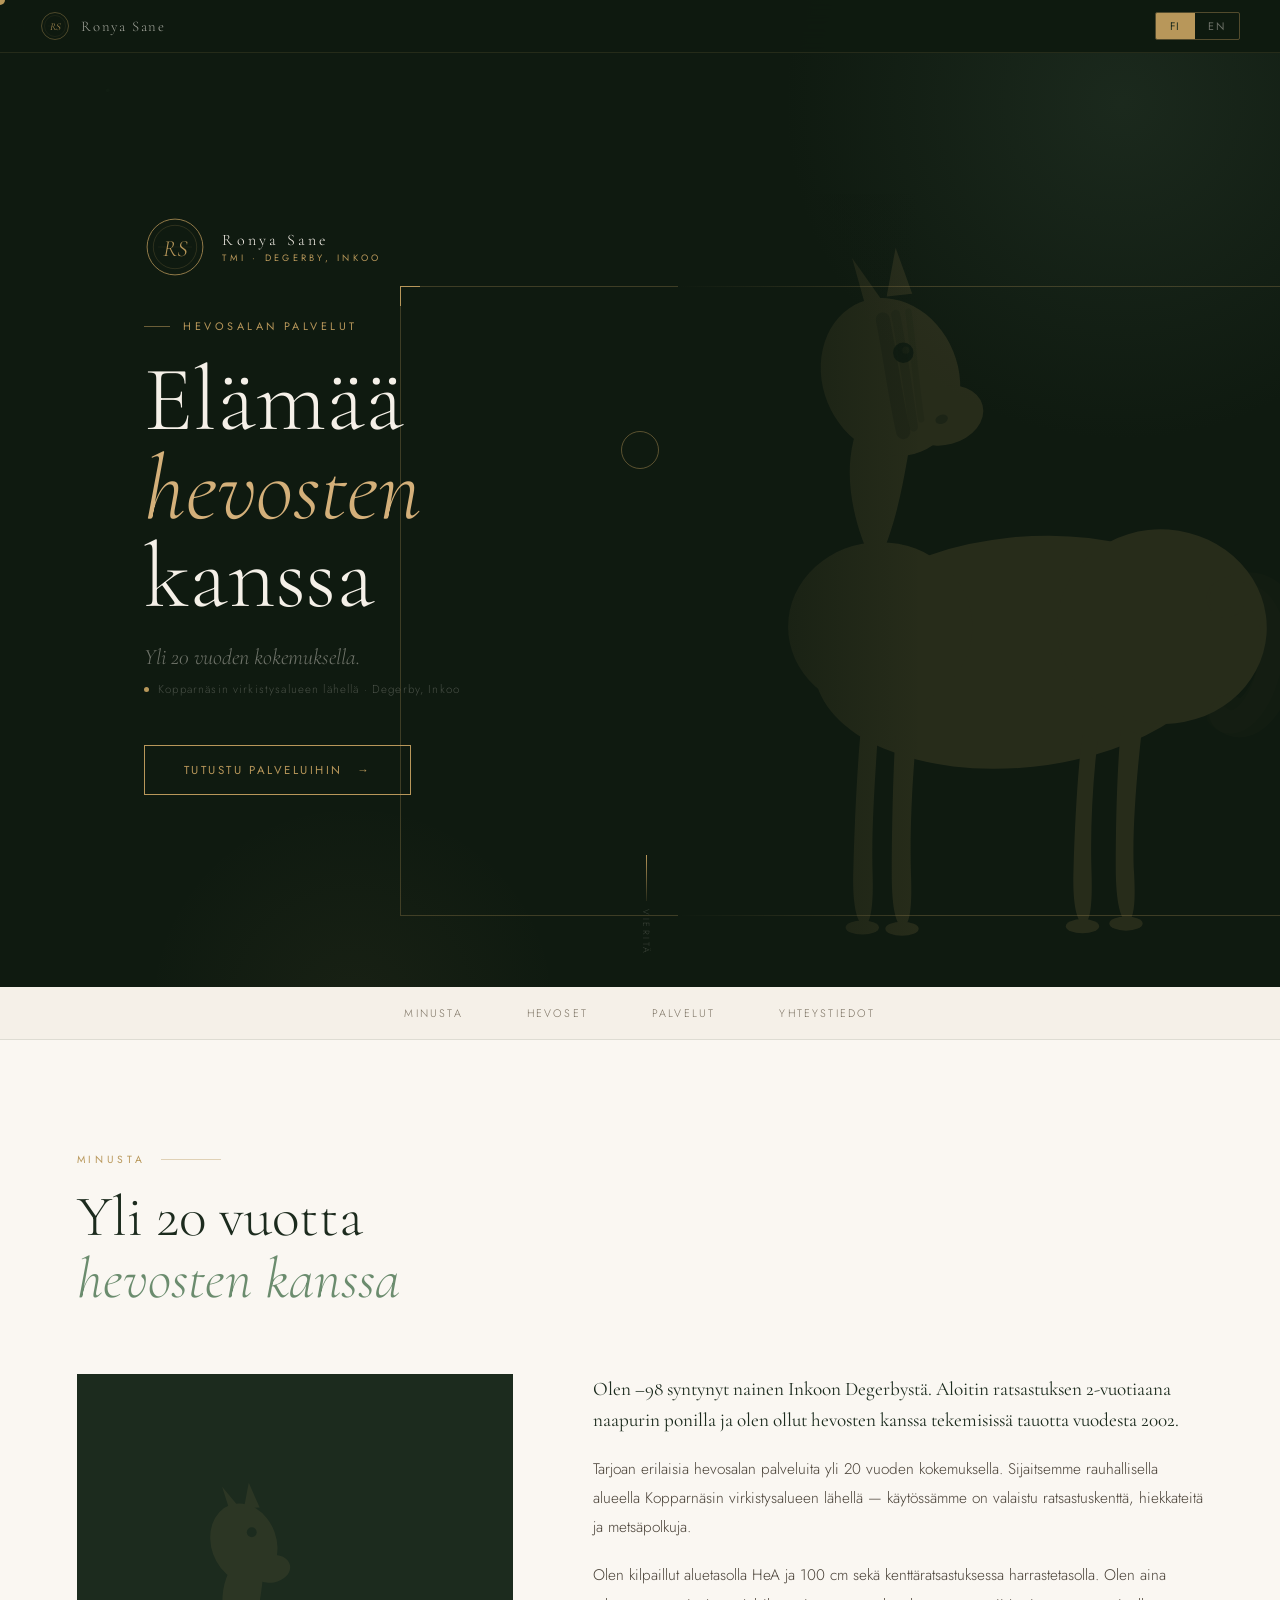
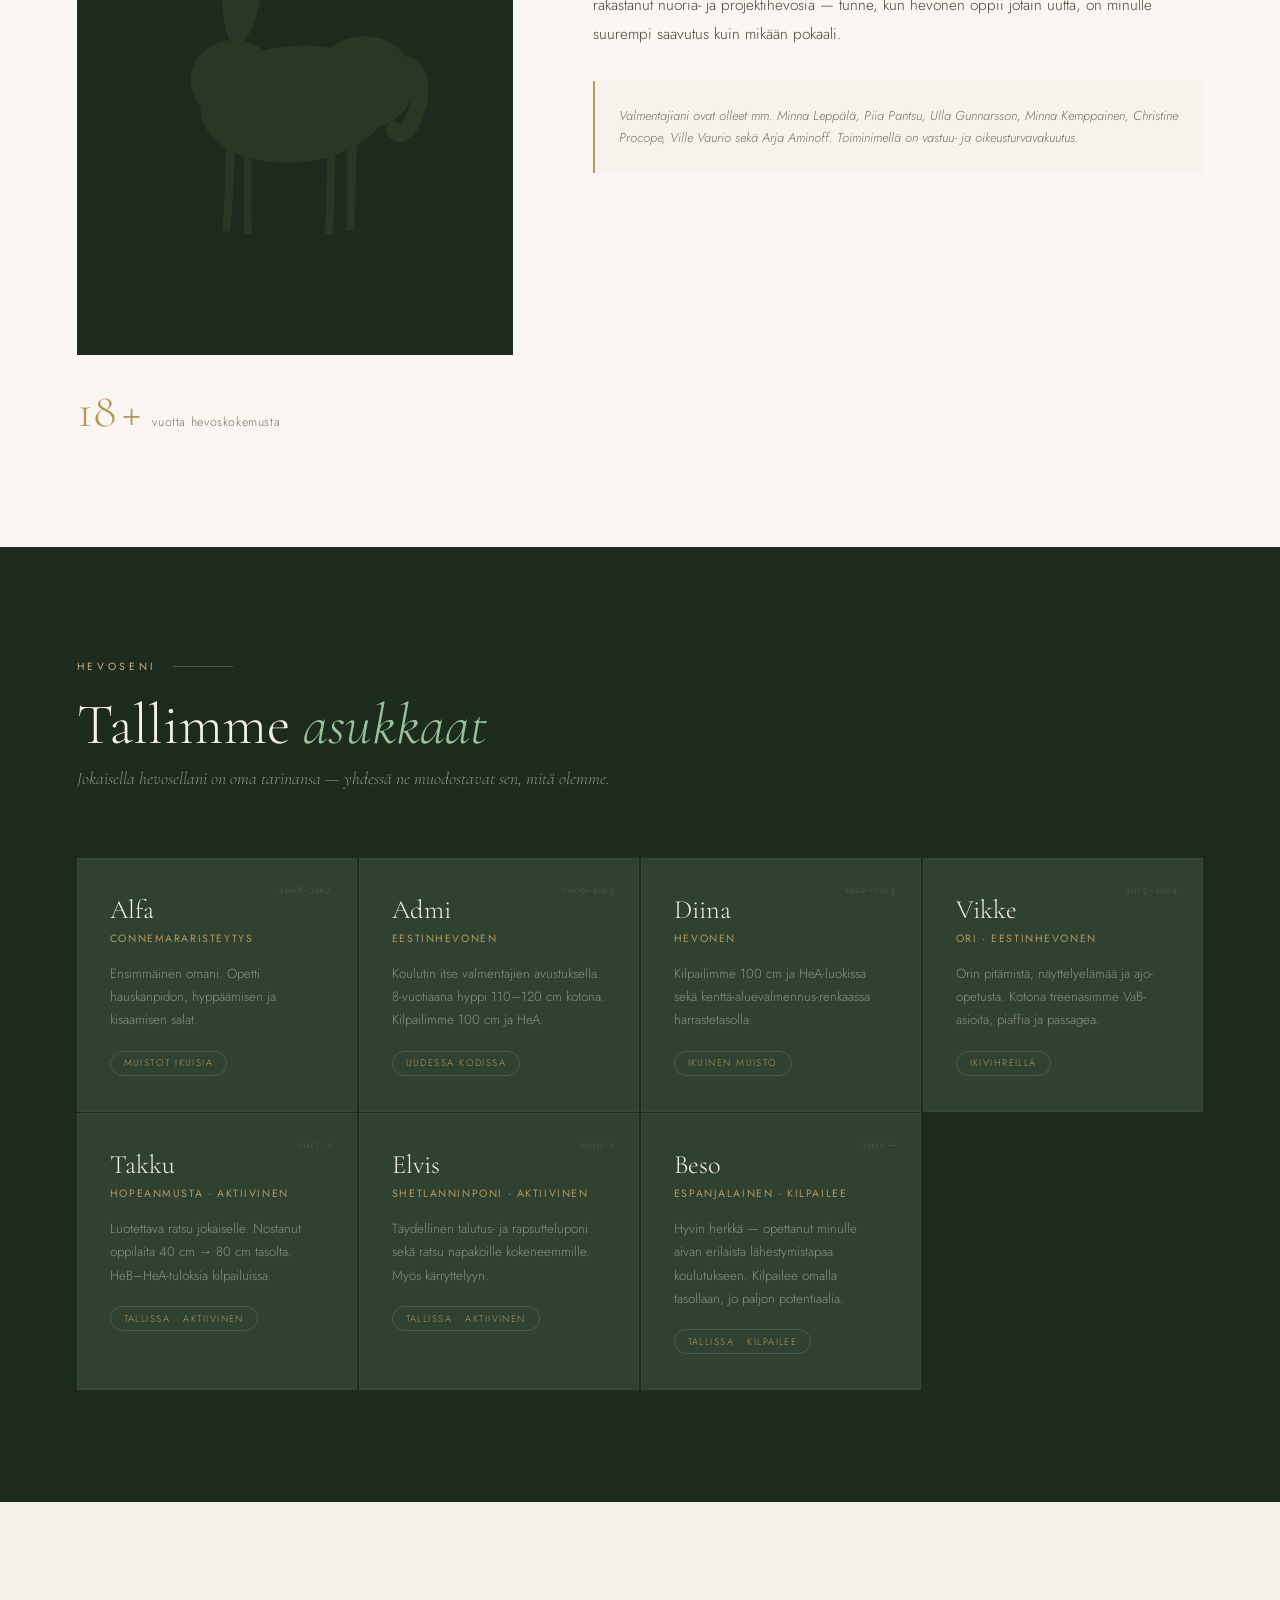
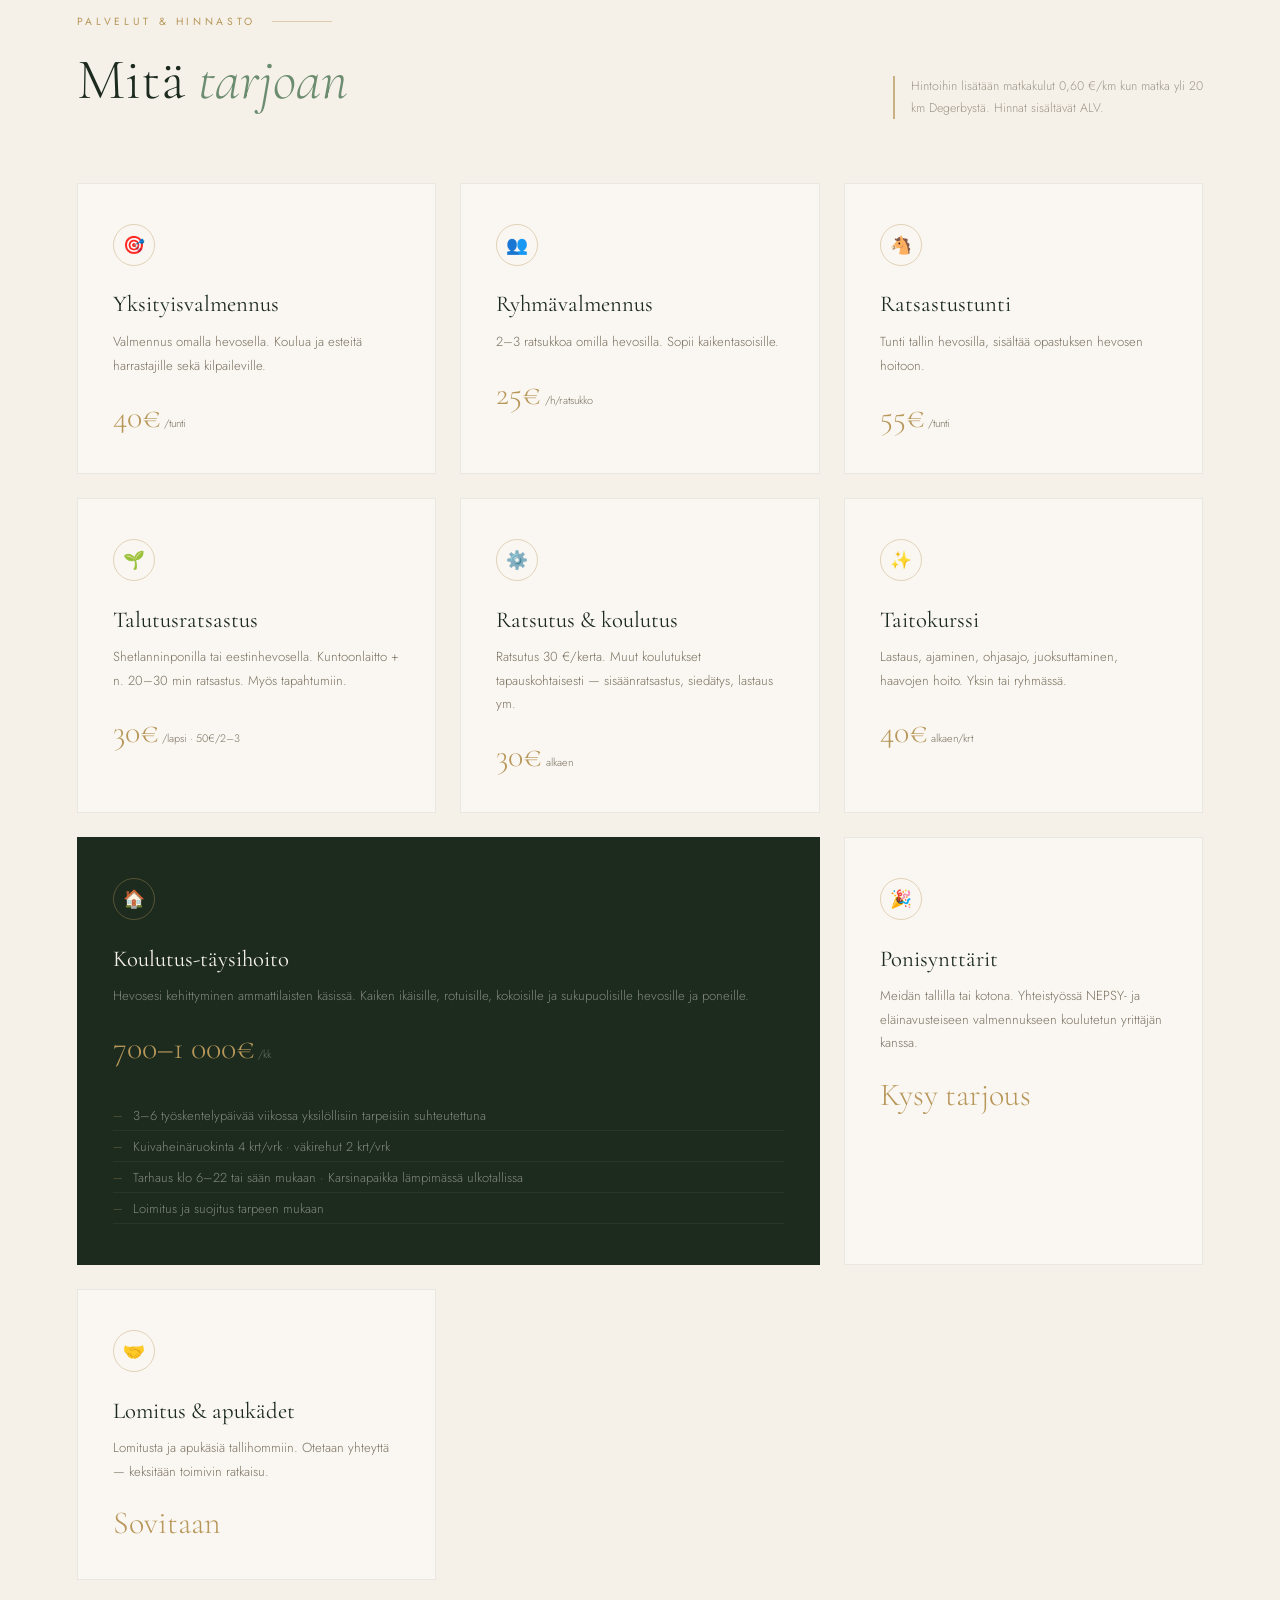
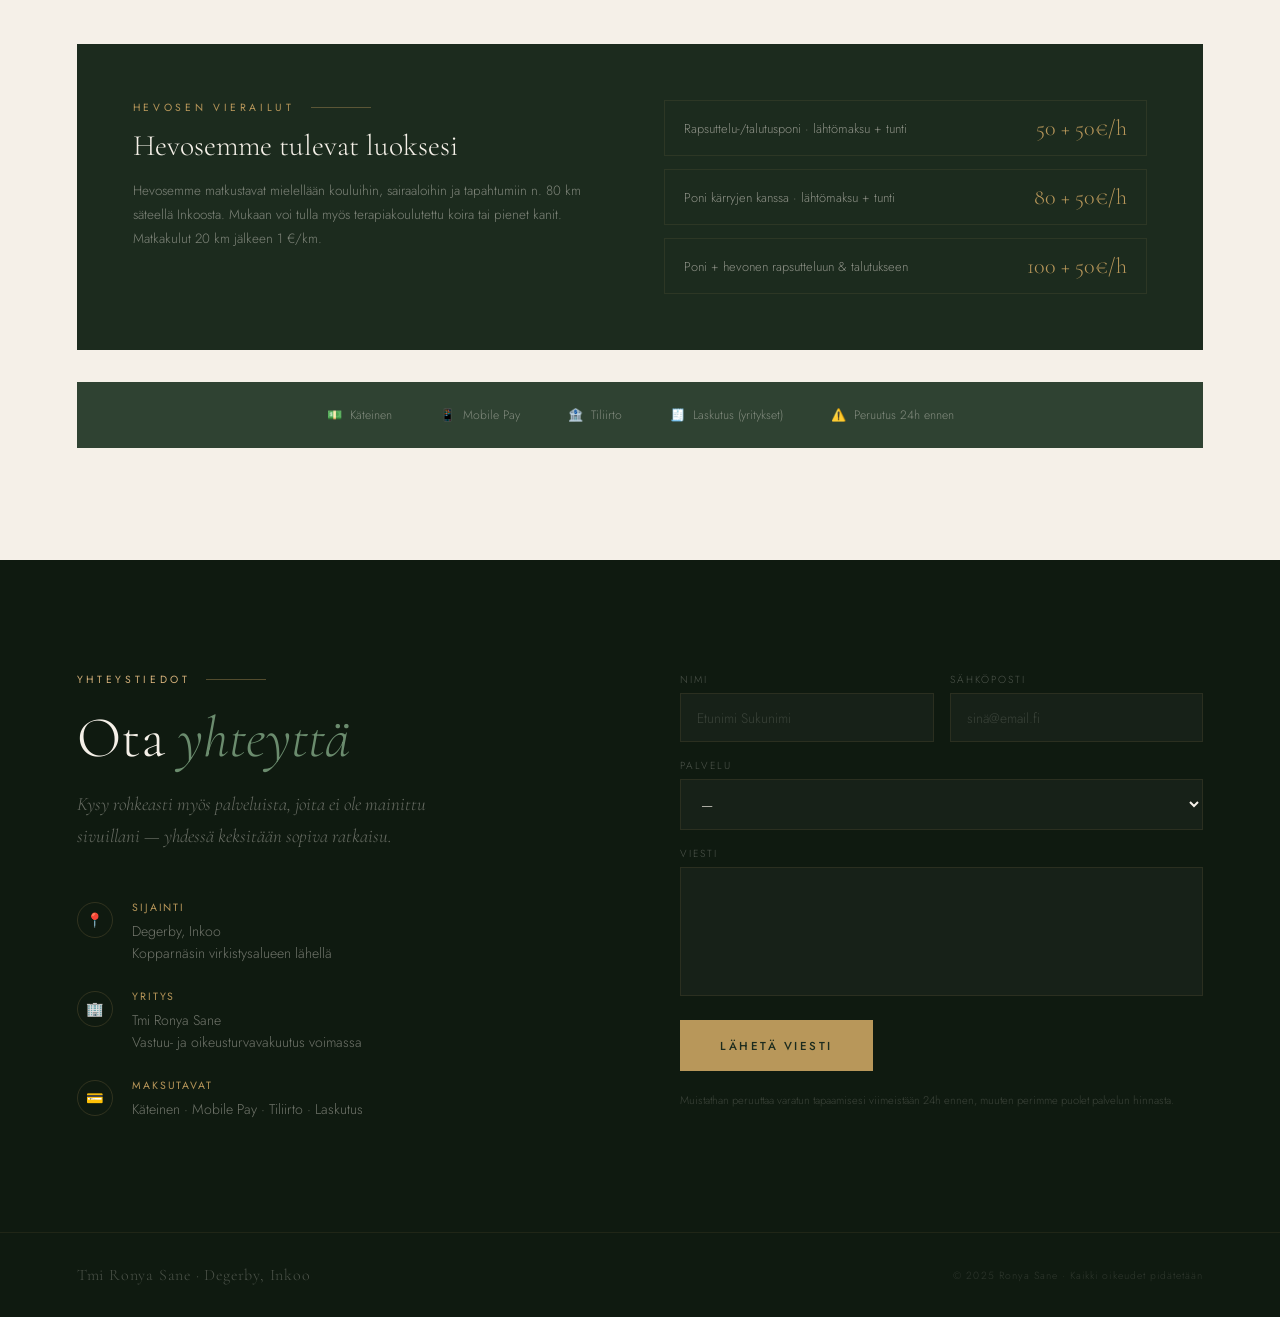
<file: ronyasane.html>
<!DOCTYPE html>
<html lang="fi">
<head>
<meta charset="UTF-8">
<meta name="viewport" content="width=device-width, initial-scale=1.0">
<title>Ronya Sane – Elämää hevosten kanssa / Life with Horses</title>
<link rel="preconnect" href="https://fonts.googleapis.com">
<link href="https://fonts.googleapis.com/css2?family=Cormorant+Garamond:ital,wght@0,300;0,400;0,600;1,300;1,400&family=Jost:wght@200;300;400;500&display=swap" rel="stylesheet">
<style>
:root{--forest:#1c2b1e;--moss:#2f4232;--sage:#6b8c6e;--cream:#f5f0e8;--ivory:#faf7f2;--gold:#b8975a;--gold-light:#d4b07a;--warm-dark:#0f1a10;--text-body:#3a3028;--text-light:#7a7060;}
*,*::before,*::after{margin:0;padding:0;box-sizing:border-box;}
html{scroll-behavior:smooth;}
body{font-family:'Jost',sans-serif;background:var(--ivory);color:var(--text-body);font-weight:300;overflow-x:hidden;cursor:none;}

/* CUSTOM CURSOR */
#cursor{position:fixed;width:10px;height:10px;background:var(--gold);border-radius:50%;pointer-events:none;z-index:9999;transform:translate(-50%,-50%);transition:width .25s,height .25s,background .3s;}
#cursor-ring{position:fixed;width:38px;height:38px;border:1px solid rgba(184,151,90,.45);border-radius:50%;pointer-events:none;z-index:9998;transform:translate(-50%,-50%);transition:width .3s,height .3s,opacity .3s;}
body.cx #cursor{width:44px;height:44px;background:rgba(184,151,90,.12);}
body.cx #cursor-ring{opacity:0;}

/* LANG BAR */
.lang-bar{position:fixed;top:0;left:0;right:0;z-index:1000;display:flex;justify-content:space-between;align-items:center;padding:.7rem 2.5rem;background:rgba(15,26,16,.93);backdrop-filter:blur(12px);border-bottom:1px solid rgba(184,151,90,.14);}
.logo-mini{display:flex;align-items:center;gap:.7rem;text-decoration:none;color:var(--gold);}
.logo-mini svg{width:30px;height:30px;flex-shrink:0;}
.logo-mini-name{font-family:'Cormorant Garamond',serif;font-size:.92rem;font-weight:300;letter-spacing:.12em;color:rgba(245,240,232,.65);}
.lang-toggle{display:flex;border:1px solid rgba(184,151,90,.4);border-radius:2px;overflow:hidden;}
.lang-btn{background:transparent;border:none;color:rgba(245,240,232,.4);font-family:'Jost',sans-serif;font-size:.68rem;letter-spacing:.15em;padding:.32rem .85rem;cursor:none;transition:all .3s;}
.lang-btn.active{background:var(--gold);color:var(--forest);}
.lang-btn:hover:not(.active){color:var(--gold-light);}

/* HERO */
.hero{position:relative;min-height:100vh;background:var(--warm-dark);overflow:hidden;display:flex;align-items:center;}
#pcv{position:absolute;inset:0;z-index:1;pointer-events:none;}

/* bg glow orbs */
.orb{position:absolute;border-radius:50%;pointer-events:none;}
.orb1{width:700px;height:700px;right:-15%;top:-25%;background:radial-gradient(circle,rgba(47,66,50,.38) 0%,transparent 68%);}
.orb2{width:450px;height:450px;left:10%;bottom:-25%;background:radial-gradient(circle,rgba(184,151,90,.055) 0%,transparent 65%);}

/* hero horse */
.hero-horse{position:absolute;right:-3%;bottom:0;width:clamp(360px,50vw,700px);z-index:2;pointer-events:none;}
.hero-horse svg{width:100%;height:auto;display:block;animation:breathe 8s ease-in-out infinite;}
.hero-horse::before{content:'';position:absolute;inset:0;background:linear-gradient(to right,var(--warm-dark) 0%,transparent 38%);z-index:1;}
@keyframes breathe{0%,100%{transform:scale(1) translateY(0);}50%{transform:scale(1.008) translateY(-5px);}}

/* hero content layer */
.hero-fg{position:relative;z-index:4;width:100%;padding:6.5rem 6% 5rem;}
.hero-content{max-width:640px;}

/* hero logo mark */
.h-logo{display:flex;align-items:center;gap:1rem;margin-bottom:2.5rem;opacity:0;animation:wup .7s ease .2s forwards;}
.h-logo svg{width:62px;height:62px;color:var(--gold);flex-shrink:0;}
.h-logo-text{display:flex;flex-direction:column;}
.h-logo-name{font-family:'Cormorant Garamond',serif;font-size:1rem;font-weight:300;letter-spacing:.2em;color:var(--cream);}
.h-logo-sub{font-size:.58rem;letter-spacing:.35em;color:var(--gold);text-transform:uppercase;font-weight:400;margin-top:.12rem;}

/* hero eyebrow */
.h-eye{font-size:.68rem;letter-spacing:.32em;color:var(--gold);text-transform:uppercase;font-weight:400;margin-bottom:1.4rem;display:flex;align-items:center;gap:.8rem;opacity:0;animation:wup .7s ease .45s forwards;}
.h-eye::before{content:'';width:26px;height:1px;background:var(--gold);opacity:.55;}

/* hero title */
.h-title{font-family:'Cormorant Garamond',serif;font-weight:300;font-size:clamp(3.6rem,7.2vw,6.8rem);line-height:.96;color:var(--cream);margin-bottom:1.4rem;}
.tline{display:block;overflow:hidden;}
.tw{display:inline-block;opacity:0;transform:translateY(105%);animation:sup .88s cubic-bezier(.16,1,.3,1) forwards;}
.tw.g{color:var(--gold-light);font-style:italic;}
.d1{animation-delay:.55s;}.d2{animation-delay:.72s;}.d3{animation-delay:.88s;}

/* hero tagline / location */
.h-tag{font-family:'Cormorant Garamond',serif;font-style:italic;font-size:clamp(1rem,1.9vw,1.38rem);color:rgba(245,240,232,.42);margin-bottom:.7rem;font-weight:300;opacity:0;animation:wup .7s ease 1.1s forwards;}
.h-loc{display:flex;align-items:center;gap:.55rem;color:rgba(245,240,232,.25);font-size:.72rem;letter-spacing:.1em;margin-bottom:3rem;opacity:0;animation:wup .7s ease 1.25s forwards;}
.h-loc::before{content:'';width:5px;height:5px;background:var(--gold);border-radius:50%;flex-shrink:0;}

/* CTA */
.h-cta{display:inline-flex;align-items:center;gap:.9rem;background:transparent;border:1px solid var(--gold);color:var(--gold);font-family:'Jost',sans-serif;font-weight:400;font-size:.72rem;letter-spacing:.22em;text-transform:uppercase;padding:1rem 2.4rem;text-decoration:none;transition:all .35s;opacity:0;animation:wup .7s ease 1.4s forwards;cursor:none;position:relative;}
.h-cta:hover{background:var(--gold);color:var(--forest);}
.h-cta .ar{transition:transform .3s;}
.h-cta:hover .ar{transform:translateX(5px);}

/* scroll indicator */
.scroll-ind{position:absolute;bottom:2rem;left:50%;transform:translateX(-50%);display:flex;flex-direction:column;align-items:center;gap:.5rem;z-index:5;opacity:0;animation:wup .8s ease 2s forwards;}
.scroll-track{width:1px;height:46px;background:rgba(184,151,90,.12);overflow:hidden;position:relative;}
.scroll-track::after{content:'';position:absolute;inset:0;background:linear-gradient(to bottom,var(--gold),transparent);animation:sdrop 2.2s ease-in-out infinite;}
.scroll-lbl{font-size:.56rem;letter-spacing:.28em;text-transform:uppercase;color:rgba(245,240,232,.2);writing-mode:vertical-rl;}
@keyframes sdrop{0%{transform:translateY(-100%);}100%{transform:translateY(100%);}}

/* KEYFRAMES */
@keyframes sup{from{opacity:0;transform:translateY(105%);}to{opacity:1;transform:translateY(0);}}
@keyframes wup{from{opacity:0;transform:translateY(16px);}to{opacity:1;transform:translateY(0);}}

/* NAV */
.site-nav{position:sticky;top:42px;z-index:900;background:rgba(245,240,232,.96);backdrop-filter:blur(10px);border-bottom:1px solid rgba(27,43,30,.1);display:flex;justify-content:center;}
.nav-link{font-family:'Jost',sans-serif;font-size:.68rem;letter-spacing:.2em;text-transform:uppercase;color:var(--text-light);text-decoration:none;padding:1.1rem 2rem;transition:color .3s;position:relative;cursor:none;}
.nav-link::after{content:'';position:absolute;bottom:0;left:50%;right:50%;height:2px;background:var(--gold);transition:all .3s;}
.nav-link:hover{color:var(--forest);}
.nav-link:hover::after{left:1.5rem;right:1.5rem;}

/* SECTIONS */
section{padding:7rem 6%;}
.sec-lbl{font-size:.65rem;letter-spacing:.35em;text-transform:uppercase;color:var(--gold);margin-bottom:1.2rem;display:flex;align-items:center;gap:1rem;font-weight:400;}
.sec-lbl::after{content:'';flex:1;max-width:60px;height:1px;background:var(--gold);opacity:.4;}
.sec-title{font-family:'Cormorant Garamond',serif;font-weight:300;font-size:clamp(2.4rem,4.5vw,3.8rem);line-height:1.08;color:var(--forest);margin-bottom:.5rem;}
.sec-title em{font-style:italic;color:var(--sage);}

/* ABOUT */
#about{background:var(--ivory);}
.about-grid{display:grid;grid-template-columns:1fr 1.4fr;gap:5rem;align-items:start;margin-top:4rem;}
.portrait-frame{width:100%;aspect-ratio:3/4;background:var(--forest);position:relative;overflow:hidden;display:flex;align-items:center;justify-content:center;}
.portrait-wm{width:68%;opacity:.1;}
.portrait-accent{position:absolute;bottom:-16px;right:-16px;width:70%;height:70%;border:1px solid rgba(184,151,90,.28);pointer-events:none;}
.portrait-accent::before{content:'';position:absolute;top:-1px;left:-1px;width:20px;height:20px;border-top:1px solid var(--gold);border-left:1px solid var(--gold);}
.astat{display:flex;align-items:baseline;gap:.4rem;padding-top:2rem;}
.astat-n{font-family:'Cormorant Garamond',serif;font-size:3rem;font-weight:300;color:var(--gold);line-height:1;}
.astat-l{font-size:.77rem;color:var(--text-light);letter-spacing:.05em;}
.about-text p{font-size:.96rem;line-height:1.9;color:#4a4238;margin-bottom:1.2rem;}
.about-text .lead{font-family:'Cormorant Garamond',serif;font-size:1.2rem;font-weight:400;color:var(--forest);line-height:1.6;}
.about-cred{margin-top:2rem;padding:1.5rem;border-left:2px solid var(--gold);background:rgba(184,151,90,.04);}
.about-cred p{font-size:.81rem!important;color:var(--text-light)!important;font-style:italic;margin:0!important;line-height:1.7!important;}

/* HORSES */
#horses{background:var(--forest);}
#horses .sec-lbl{color:var(--gold-light);}
#horses .sec-title{color:var(--cream);}
#horses .sec-title em{color:var(--sage);filter:brightness(1.4);}
.horses-intro{font-family:'Cormorant Garamond',serif;font-size:1.1rem;font-weight:300;color:rgba(245,240,232,.52);max-width:560px;line-height:1.7;margin-bottom:4rem;font-style:italic;}
.horses-grid{display:grid;grid-template-columns:repeat(auto-fill,minmax(280px,1fr));gap:1.5px;}
.hcard{background:var(--moss);padding:2.2rem 2rem;position:relative;transition:background .4s;border:1px solid rgba(184,151,90,.07);cursor:none;}
.hcard:hover{background:rgba(47,66,50,.85);}
.hcard::before{content:attr(data-year);position:absolute;top:1.5rem;right:1.5rem;font-family:'Cormorant Garamond',serif;font-size:.7rem;color:rgba(184,151,90,.33);letter-spacing:.08em;}
.hname{font-family:'Cormorant Garamond',serif;font-size:1.65rem;font-weight:300;color:var(--cream);margin-bottom:.3rem;}
.hbreed{font-size:.66rem;letter-spacing:.15em;text-transform:uppercase;color:var(--gold);margin-bottom:1rem;font-weight:400;}
.hdesc{font-size:.83rem;line-height:1.75;color:rgba(245,240,232,.46);}
.hstat{display:inline-block;margin-top:1.2rem;font-size:.6rem;letter-spacing:.15em;text-transform:uppercase;padding:.28rem .8rem;border:1px solid rgba(184,151,90,.26);color:var(--gold);border-radius:20px;}

/* SERVICES */
#services{background:var(--cream);}
.svc-hdr{display:flex;justify-content:space-between;align-items:flex-end;margin-bottom:4rem;flex-wrap:wrap;gap:1rem;}
.svc-note{font-size:.78rem;color:var(--text-light);max-width:310px;line-height:1.7;border-left:2px solid var(--gold);padding-left:1rem;opacity:.7;}
.svc-grid{display:grid;grid-template-columns:repeat(auto-fill,minmax(300px,1fr));gap:1.5rem;}
.scard{background:var(--ivory);border:1px solid rgba(27,43,30,.08);padding:2.5rem 2.2rem;transition:box-shadow .3s,transform .3s;cursor:none;}
.scard:hover{box-shadow:0 12px 40px rgba(27,43,30,.08);transform:translateY(-3px);}
.scard.feat{background:var(--forest);border-color:var(--forest);grid-column:span 2;}
.sico{width:42px;height:42px;border:1px solid rgba(184,151,90,.38);border-radius:50%;display:flex;align-items:center;justify-content:center;font-size:1.1rem;margin-bottom:1.6rem;color:var(--gold);}
.sname{font-family:'Cormorant Garamond',serif;font-size:1.42rem;font-weight:400;color:var(--forest);margin-bottom:.7rem;line-height:1.2;}
.scard.feat .sname{color:var(--cream);}
.sdesc{font-size:.82rem;color:var(--text-light);line-height:1.8;margin-bottom:1.5rem;}
.scard.feat .sdesc{color:rgba(245,240,232,.48);}
.sprice{display:inline-flex;align-items:baseline;gap:.2rem;}
.spnum{font-family:'Cormorant Garamond',serif;font-size:2rem;font-weight:300;color:var(--gold);line-height:1;}
.spunit{font-size:.68rem;color:var(--text-light);}
.scard.feat .spunit{color:rgba(245,240,232,.35);}
.slist{list-style:none;margin-top:.8rem;}
.slist li{font-size:.81rem;color:rgba(245,240,232,.48);padding:.34rem 0;border-bottom:1px solid rgba(245,240,232,.05);display:flex;align-items:center;gap:.6rem;}
.slist li::before{content:'—';color:var(--gold);opacity:.55;font-size:.68rem;}
.visits{margin-top:4rem;background:var(--forest);padding:3.5rem;display:grid;grid-template-columns:1fr 1fr;gap:3rem;align-items:start;}
.vtitle{font-family:'Cormorant Garamond',serif;font-size:1.85rem;font-weight:300;color:var(--cream);margin-bottom:1rem;}
.vdesc{font-size:.84rem;color:rgba(245,240,232,.46);line-height:1.8;}
.vprices{display:flex;flex-direction:column;gap:.8rem;}
.vrow{display:flex;justify-content:space-between;align-items:center;padding:.88rem 1.2rem;border:1px solid rgba(184,151,90,.11);}
.vlbl{font-size:.8rem;color:rgba(245,240,232,.52);}
.vval{font-family:'Cormorant Garamond',serif;font-size:1.38rem;color:var(--gold);font-weight:300;}
.pay-strip{background:var(--moss);padding:1.5rem 6%;display:flex;align-items:center;justify-content:center;gap:3rem;flex-wrap:wrap;margin-top:2rem;}
.pm{display:flex;align-items:center;gap:.5rem;font-size:.76rem;color:rgba(245,240,232,.42);}
.pm .ic{color:var(--gold);}

/* CONTACT */
#contact{background:var(--warm-dark);padding:7rem 6%;display:grid;grid-template-columns:1fr 1fr;gap:5rem;align-items:start;}
#contact .sec-lbl{color:var(--gold-light);}
#contact .sec-title{color:var(--cream);}
.c-tag{font-family:'Cormorant Garamond',serif;font-style:italic;font-size:1.18rem;color:rgba(245,240,232,.38);margin-top:1.2rem;line-height:1.7;max-width:400px;}
.c-details{margin-top:3rem;display:flex;flex-direction:column;gap:1.5rem;}
.citem{display:flex;align-items:flex-start;gap:1.2rem;}
.cico{width:36px;height:36px;border:1px solid rgba(184,151,90,.2);border-radius:50%;display:flex;align-items:center;justify-content:center;font-size:.88rem;flex-shrink:0;margin-top:.15rem;}
.ctext strong{display:block;font-size:.66rem;letter-spacing:.18em;text-transform:uppercase;color:var(--gold);font-weight:400;margin-bottom:.3rem;}
.ctext p{font-size:.88rem;color:rgba(245,240,232,.42);line-height:1.6;}
.cform{display:flex;flex-direction:column;gap:1rem;}
.ff{display:flex;flex-direction:column;gap:.38rem;}
.ff label{font-size:.64rem;letter-spacing:.2em;text-transform:uppercase;color:rgba(245,240,232,.28);}
.ff input,.ff textarea,.ff select{background:rgba(255,255,255,.03);border:1px solid rgba(184,151,90,.12);color:var(--cream);font-family:'Jost',sans-serif;font-size:.86rem;font-weight:300;padding:.84rem 1rem;transition:border-color .3s;outline:none;width:100%;resize:none;cursor:none;}
.ff input::placeholder,.ff textarea::placeholder{color:rgba(245,240,232,.16);}
.ff input:focus,.ff textarea:focus,.ff select:focus{border-color:rgba(184,151,90,.42);}
.frow{display:grid;grid-template-columns:1fr 1fr;gap:1rem;}
.sbtn{background:var(--gold);border:none;color:var(--forest);font-family:'Jost',sans-serif;font-weight:500;font-size:.72rem;letter-spacing:.22em;text-transform:uppercase;padding:1.1rem 2.5rem;cursor:none;transition:background .3s,transform .2s;align-self:flex-start;margin-top:.5rem;}
.sbtn:hover{background:var(--gold-light);transform:translateY(-2px);}
.fnote{font-size:.7rem;color:rgba(245,240,232,.2);line-height:1.6;margin-top:.3rem;}

/* FOOTER */
footer{background:var(--warm-dark);border-top:1px solid rgba(184,151,90,.1);padding:2rem 6%;display:flex;align-items:center;justify-content:space-between;flex-wrap:wrap;gap:1rem;}
.fbrand{font-family:'Cormorant Garamond',serif;font-size:1rem;color:rgba(245,240,232,.26);font-weight:300;letter-spacing:.05em;}
.fcopy{font-size:.65rem;letter-spacing:.1em;color:rgba(245,240,232,.14);}

/* REVEAL */
.reveal{opacity:0;transform:translateY(24px);transition:opacity .7s ease,transform .7s ease;}
.reveal.visible{opacity:1;transform:none;}

/* LANGUAGE */
body.lang-en .fi-text{display:none;}
body.lang-fi .en-text{display:none;}

/* RESPONSIVE */
@media(max-width:900px){
  .about-grid{grid-template-columns:1fr;gap:3rem;}
  .portrait-frame{aspect-ratio:4/3;}
  .scard.feat{grid-column:span 1;}
  .visits{grid-template-columns:1fr;gap:2rem;}
  #contact{grid-template-columns:1fr;gap:3rem;}
  .hero-horse{width:clamp(260px,68vw,480px);opacity:.35;}
  .lang-bar{padding:.7rem 1.5rem;}
}
@media(max-width:600px){
  section{padding:5rem 5%;}
  .hero-fg{padding:7rem 5% 4rem;}
  .frow{grid-template-columns:1fr;}
  .site-nav{gap:0;}
  .nav-link{padding:1rem .8rem;font-size:.62rem;}
  .pay-strip{gap:1.5rem;}
}
</style>
</head>
<body class="lang-fi">

<div id="cursor"></div>
<div id="cursor-ring"></div>

<!-- ══ LANG BAR ══ -->
<div class="lang-bar">
  <a href="#top" class="logo-mini">
    <svg viewBox="0 0 80 80" fill="none">
      <circle cx="40" cy="40" r="36" stroke="currentColor" stroke-width="1"/>
      <circle cx="40" cy="40" r="28" stroke="currentColor" stroke-width="0.5" opacity="0.45"/>
      <line x1="20" y1="40" x2="60" y2="40" stroke="currentColor" stroke-width="0.5" opacity="0.2"/>
      <text x="40" y="51" text-anchor="middle" font-family="Cormorant Garamond, serif" font-size="28" font-weight="300" font-style="italic" fill="currentColor">RS</text>
    </svg>
    <span class="logo-mini-name">Ronya Sane</span>
  </a>
  <div class="lang-toggle">
    <button class="lang-btn active" onclick="setLang('fi')">FI</button>
    <button class="lang-btn" onclick="setLang('en')">EN</button>
  </div>
</div>

<!-- ══ HERO ══ -->
<section class="hero" id="top">
  <canvas id="pcv"></canvas>

  <!-- bg orbs -->
  <div class="orb orb1"></div>
  <div class="orb orb2"></div>

  <!-- Horse silhouette -->
  <div class="hero-horse" id="horse-wrap">
    <svg viewBox="0 0 500 620" fill="none" xmlns="http://www.w3.org/2000/svg">
      <g fill="#b8975a" opacity="0.14">
        <ellipse cx="268" cy="358" rx="162" ry="90" transform="rotate(-6 268 358)"/>
        <ellipse cx="378" cy="338" rx="82" ry="76" transform="rotate(4 378 338)"/>
        <ellipse cx="158" cy="338" rx="72" ry="66"/>
        <path d="M154 293C139 263 129 226 137 193C144 166 161 150 174 152C187 154 184 180 179 208C174 236 168 266 154 293Z"/>
        <ellipse cx="166" cy="143" rx="53" ry="63" transform="rotate(-22 166 143)"/>
        <ellipse cx="208" cy="173" rx="31" ry="23" transform="rotate(-15 208 173)"/>
        <polygon points="146,86 136,50 160,84"/>
        <polygon points="163,80 170,42 183,78"/>
        <circle cx="176" cy="124" r="8" fill="#1c2b1e"/>
        <circle cx="178" cy="122" r="2.8" fill="#b8975a" opacity="0.35"/>
        <ellipse cx="206" cy="176" rx="5" ry="3.5" fill="#1c2b1e" opacity="0.5" transform="rotate(-20 206 176)"/>
        <path d="M143 416C140 448 138 490 137 528C136 556 140 570 145 571C150 572 153 558 152 530C151 496 154 456 156 424Z"/>
        <path d="M170 420C168 453 167 495 167 532C167 560 171 573 176 572C181 571 183 558 182 531C181 498 183 458 186 426Z"/>
        <path d="M316 422C312 453 310 493 309 528C308 556 312 570 317 570C322 570 324 556 323 528C322 496 324 458 328 426Z"/>
        <path d="M346 418C343 450 342 491 342 526C342 554 346 568 351 568C356 568 358 554 356 526C355 496 358 458 362 422Z"/>
        <ellipse cx="144" cy="573" rx="13" ry="5.5"/>
        <ellipse cx="175" cy="574" rx="13" ry="5.5"/>
        <ellipse cx="316" cy="572" rx="13" ry="5.5"/>
        <ellipse cx="350" cy="570" rx="13" ry="5.5"/>
        <path d="M428 316C460 298 478 328 470 363C462 398 444 418 430 406" fill="none" stroke="#b8975a" stroke-width="30" stroke-linecap="round" opacity="0.14"/>
        <path d="M424 316C454 302 471 332 463 367C455 402 436 422 422 408" fill="none" stroke="#b8975a" stroke-width="18" stroke-linecap="round" opacity="0.09"/>
        <path d="M160 98C166 128 170 160 176 186" fill="none" stroke="#0a1309" stroke-width="11" stroke-linecap="round" opacity="0.28"/>
        <path d="M170 94C176 124 180 156 184 182" fill="none" stroke="#0a1309" stroke-width="7" stroke-linecap="round" opacity="0.2"/>
        <path d="M180 92C184 120 186 150 190 176" fill="none" stroke="#0a1309" stroke-width="5" stroke-linecap="round" opacity="0.14"/>
      </g>
    </svg>
  </div>

  <!-- Content -->
  <div class="hero-fg" id="layer-fg">
    <div class="hero-content">

      <!-- Logo mark in hero -->
      <div class="h-logo">
        <svg viewBox="0 0 80 80" fill="none">
          <circle cx="40" cy="40" r="36" stroke="currentColor" stroke-width="1"/>
          <circle cx="40" cy="40" r="28" stroke="currentColor" stroke-width="0.5" opacity="0.5"/>
          <line x1="18" y1="40" x2="62" y2="40" stroke="currentColor" stroke-width="0.5" opacity="0.22"/>
          <text x="40" y="51" text-anchor="middle" font-family="Cormorant Garamond, serif" font-size="30" font-weight="300" font-style="italic" fill="currentColor">RS</text>
        </svg>
        <div class="h-logo-text">
          <span class="h-logo-name">Ronya Sane</span>
          <span class="h-logo-sub">Tmi · Degerby, Inkoo</span>
        </div>
      </div>

      <!-- Eyebrow -->
      <div class="h-eye fi-text">Hevosalan palvelut</div>
      <div class="h-eye en-text">Equestrian services</div>

      <!-- Title words animate in separately -->
      <h1 class="h-title">
        <span class="tline"><span class="tw d1">Elämää</span></span>
        <span class="tline fi-text"><span class="tw g d2">hevosten</span></span>
        <span class="tline fi-text"><span class="tw d3">kanssa</span></span>
        <span class="tline en-text"><span class="tw g d2">with</span>&nbsp;<span class="tw d3" style="font-style:italic;color:var(--gold-light);">horses</span></span>
      </h1>

      <p class="h-tag fi-text">Yli 20 vuoden kokemuksella.</p>
      <p class="h-tag en-text">Over 20 years of experience.</p>
      <div class="h-loc fi-text">Kopparnäsin virkistysalueen lähellä · Degerby, Inkoo</div>
      <div class="h-loc en-text">Near Kopparnäs · Degerby, Inkoo</div>

      <a href="#services" class="h-cta" id="cta-btn">
        <span class="fi-text">Tutustu palveluihin</span>
        <span class="en-text">View services</span>
        <span class="ar">→</span>
      </a>
    </div>
  </div>

  <div class="scroll-ind">
    <div class="scroll-track"></div>
    <span class="scroll-lbl fi-text">Vieritä</span>
    <span class="scroll-lbl en-text">Scroll</span>
  </div>
</section>

<!-- ══ NAV ══ -->
<nav class="site-nav">
  <a href="#about" class="nav-link fi-text">Minusta</a>
  <a href="#about" class="nav-link en-text">About</a>
  <a href="#horses" class="nav-link fi-text">Hevoset</a>
  <a href="#horses" class="nav-link en-text">Horses</a>
  <a href="#services" class="nav-link fi-text">Palvelut</a>
  <a href="#services" class="nav-link en-text">Services</a>
  <a href="#contact" class="nav-link fi-text">Yhteystiedot</a>
  <a href="#contact" class="nav-link en-text">Contact</a>
</nav>

<!-- ══ ABOUT ══ -->
<section id="about">
  <div class="sec-lbl fi-text">Minusta</div>
  <div class="sec-lbl en-text">About me</div>
  <h2 class="sec-title fi-text">Yli 20 vuotta<br><em>hevosten kanssa</em></h2>
  <h2 class="sec-title en-text">Over 20 years<br><em>with horses</em></h2>
  <div class="about-grid">
    <div class="reveal">
      <div class="portrait-frame">
        <svg class="portrait-wm" viewBox="0 0 300 400" fill="none">
          <g fill="#b8975a">
            <ellipse cx="150" cy="240" rx="96" ry="59" transform="rotate(-5 150 240)"/>
            <ellipse cx="220" cy="218" rx="50" ry="47"/>
            <ellipse cx="88" cy="216" rx="44" ry="41"/>
            <path d="M88 188C78 164 72 136 80 113C86 95 100 86 110 88C120 90 118 113 114 136C110 159 102 176 88 188Z"/>
            <ellipse cx="98" cy="77" rx="33" ry="41" transform="rotate(-20 98 77)"/>
            <ellipse cx="126" cy="103" rx="19" ry="14" transform="rotate(-10 126 103)"/>
            <polygon points="84,45 76,20 96,44"/>
            <polygon points="98,42 103,16 114,41"/>
            <circle cx="106" cy="66" r="5" fill="#1c2b1e"/>
            <path d="M80 268L78 348L76 368L84 369L86 348L90 268Z"/>
            <path d="M98 272L98 352L98 372L106 372L105 352L106 273Z"/>
            <path d="M183 272L181 352L180 372L188 372L189 352L191 273Z"/>
            <path d="M203 268L202 348L202 368L210 368L210 348L213 268Z"/>
            <path d="M254 203C270 194 280 213 275 238C270 263 258 276 250 266" fill="none" stroke="#b8975a" stroke-width="17" stroke-linecap="round"/>
          </g>
        </svg>
      </div>
      <div class="portrait-accent"></div>
      <div class="astat">
        <div class="astat-n" data-count="20">0</div><div class="astat-n">+</div>
        <div class="astat-l fi-text" style="margin-left:.3rem;">vuotta hevoskokemusta</div>
        <div class="astat-l en-text" style="margin-left:.3rem;">years of horse experience</div>
      </div>
    </div>
    <div class="about-text reveal">
      <p class="lead fi-text">Olen –98 syntynyt nainen Inkoon Degerbystä. Aloitin ratsastuksen 2-vuotiaana naapurin ponilla ja olen ollut hevosten kanssa tekemisissä tauotta vuodesta 2002.</p>
      <p class="lead en-text">Born in 1998, I'm an equestrian entrepreneur from Degerby, Inkoo. I began riding at age two on a neighbour's pony and have worked with horses without interruption since 2002.</p>
      <p class="fi-text">Tarjoan erilaisia hevosalan palveluita yli 20 vuoden kokemuksella. Sijaitsemme rauhallisella alueella Kopparnäsin virkistysalueen lähellä — käytössämme on valaistu ratsastuskenttä, hiekkateitä ja metsäpolkuja.</p>
      <p class="en-text">I offer a wide range of equestrian services with over 20 years of experience. We are located in a peaceful area near the Kopparnäs recreational area, with a floodlit riding arena, gravel roads and forest trails.</p>
      <p class="fi-text">Olen kilpaillut aluetasolla HeA ja 100 cm sekä kenttäratsastuksessa harrastetasolla. Olen aina rakastanut nuoria- ja projektihevosia — tunne, kun hevonen oppii jotain uutta, on minulle suurempi saavutus kuin mikään pokaali.</p>
      <p class="en-text">I have competed at regional level in HeA, 100 cm and eventing at amateur level. I have always loved young and project horses — the feeling when a horse learns something new is a greater achievement to me than any trophy.</p>
      <div class="about-cred">
        <p class="fi-text">Valmentajiani ovat olleet mm. Minna Leppälä, Piia Pantsu, Ulla Gunnarsson, Minna Kemppainen, Christine Procope, Ville Vaurio sekä Arja Aminoff. Toiminimellä on vastuu- ja oikeusturvavakuutus.</p>
        <p class="en-text">My coaches have included Minna Leppälä, Piia Pantsu, Ulla Gunnarsson, Minna Kemppainen, Christine Procope, Ville Vaurio and Arja Aminoff. The business holds full liability and legal expenses insurance.</p>
      </div>
    </div>
  </div>
</section>

<!-- ══ HORSES ══ -->
<section id="horses">
  <div class="sec-lbl fi-text">Hevoseni</div>
  <div class="sec-lbl en-text">My horses</div>
  <h2 class="sec-title fi-text">Tallimme <em>asukkaat</em></h2>
  <h2 class="sec-title en-text">The stable's <em>residents</em></h2>
  <p class="horses-intro fi-text reveal">Jokaisella hevosellani on oma tarinansa — yhdessä ne muodostavat sen, mitä olemme.</p>
  <p class="horses-intro en-text reveal">Each of my horses has their own story — together they make us what we are.</p>
  <div class="horses-grid">
    <div class="hcard reveal" data-year="2008–2012">
      <div class="hname">Alfa</div>
      <div class="hbreed fi-text">Connemararisteytys</div><div class="hbreed en-text">Connemara Cross</div>
      <p class="hdesc fi-text">Ensimmäinen omani. Opetti hauskanpidon, hyppäämisen ja kisaamisen salat.</p>
      <p class="hdesc en-text">My very first. Taught me the joys of jumping and competing.</p>
      <span class="hstat fi-text">Muistot ikuisia</span><span class="hstat en-text">Forever remembered</span>
    </div>
    <div class="hcard reveal" data-year="2009–2013">
      <div class="hname">Admi</div>
      <div class="hbreed fi-text">Eestinhevonen</div><div class="hbreed en-text">Estonian Horse</div>
      <p class="hdesc fi-text">Koulutin itse valmentajien avustuksella. 8-vuotiaana hyppi 110–120 cm kotona. Kilpailimme 100 cm ja HeA.</p>
      <p class="hdesc en-text">Self-trained with coach support. Jumping 110–120 cm at home by age 8. Competed in 100 cm and HeA.</p>
      <span class="hstat fi-text">Uudessa kodissa</span><span class="hstat en-text">In a new home</span>
    </div>
    <div class="hcard reveal" data-year="2012–2015">
      <div class="hname">Diina</div>
      <div class="hbreed fi-text">Hevonen</div><div class="hbreed en-text">Horse</div>
      <p class="hdesc fi-text">Kilpailimme 100 cm ja HeA-luokissa sekä kenttä-aluevalmennus-renkaassa harrastetasolla.</p>
      <p class="hdesc en-text">Competed at 100 cm and HeA, and in eventing regional training at amateur level.</p>
      <span class="hstat fi-text">Ikuinen muisto</span><span class="hstat en-text">Forever in memory</span>
    </div>
    <div class="hcard reveal" data-year="2015–2024">
      <div class="hname">Vikke</div>
      <div class="hbreed fi-text">Ori · Eestinhevonen</div><div class="hbreed en-text">Stallion · Estonian Horse</div>
      <p class="hdesc fi-text">Orin pitämistä, näyttelyelämää ja ajo-opetusta. Kotona treenasimme VaB-asioita, piaffia ja passagea.</p>
      <p class="hdesc en-text">Stallion management, shows and driving. At home we worked on medium dressage, piaffe and passage.</p>
      <span class="hstat fi-text">Ikivihreillä</span><span class="hstat en-text">In green pastures</span>
    </div>
    <div class="hcard reveal" data-year="2017 →">
      <div class="hname">Takku</div>
      <div class="hbreed fi-text">Hopeanmusta · Aktiivinen</div><div class="hbreed en-text">Silver-black · Active</div>
      <p class="hdesc fi-text">Luotettava ratsu jokaiselle. Nostanut oppilaita 40 cm → 80 cm tasolta. HeB–HeA-tuloksia kilpailuissa.</p>
      <p class="hdesc en-text">Reliable mount for everyone. Takes students from 40 cm to 80 cm. Competed HeB–HeA with good results.</p>
      <span class="hstat fi-text">Tallissa · aktiivinen</span><span class="hstat en-text">In stable · active</span>
    </div>
    <div class="hcard reveal" data-year="2020 →">
      <div class="hname">Elvis</div>
      <div class="hbreed fi-text">Shetlanninponi · Aktiivinen</div><div class="hbreed en-text">Shetland Pony · Active</div>
      <p class="hdesc fi-text">Täydellinen talutus- ja rapsutteluponi sekä ratsu napakoille kokeneemmille. Myös kärryttelyyn.</p>
      <p class="hdesc en-text">Perfect leading and petting pony, mount for compact experienced riders — and a carriage pony.</p>
      <span class="hstat fi-text">Tallissa · aktiivinen</span><span class="hstat en-text">In stable · active</span>
    </div>
    <div class="hcard reveal" data-year="2021 →">
      <div class="hname">Beso</div>
      <div class="hbreed fi-text">Espanjalainen · Kilpailee</div><div class="hbreed en-text">Andalusian-type · Competing</div>
      <p class="hdesc fi-text">Hyvin herkkä — opettanut minulle aivan erilaista lähestymistapaa koulutukseen. Kilpailee omalla tasollaan, jo paljon potentiaalia.</p>
      <p class="hdesc en-text">Highly sensitive — taught me a completely different training approach. Competing at his level, showing great potential.</p>
      <span class="hstat fi-text">Tallissa · kilpailee</span><span class="hstat en-text">In stable · competing</span>
    </div>
  </div>
</section>

<!-- ══ SERVICES ══ -->
<section id="services">
  <div class="svc-hdr reveal">
    <div>
      <div class="sec-lbl fi-text">Palvelut &amp; hinnasto</div>
      <div class="sec-lbl en-text">Services &amp; pricing</div>
      <h2 class="sec-title fi-text">Mitä <em>tarjoan</em></h2>
      <h2 class="sec-title en-text">What I <em>offer</em></h2>
    </div>
    <div class="svc-note fi-text">Hintoihin lisätään matkakulut 0,60 €/km kun matka yli 20 km Degerbystä. Hinnat sisältävät ALV.</div>
    <div class="svc-note en-text">Travel costs of €0.60/km are added for distances over 20 km from Degerby. All prices include VAT.</div>
  </div>
  <div class="svc-grid">
    <div class="scard reveal"><div class="sico">🎯</div>
      <div class="sname fi-text">Yksityisvalmennus</div><div class="sname en-text">Private coaching</div>
      <p class="sdesc fi-text">Valmennus omalla hevosella. Koulua ja esteitä harrastajille sekä kilpaileville.</p>
      <p class="sdesc en-text">Coaching on your own horse. Dressage and jumping for leisure and club-level competitors.</p>
      <div class="sprice"><span class="spnum">40€</span><span class="spunit fi-text">/tunti</span><span class="spunit en-text">/hour</span></div>
    </div>
    <div class="scard reveal"><div class="sico">👥</div>
      <div class="sname fi-text">Ryhmävalmennus</div><div class="sname en-text">Group coaching</div>
      <p class="sdesc fi-text">2–3 ratsukkoa omilla hevosilla. Sopii kaikentasoisille.</p>
      <p class="sdesc en-text">2–3 riders on their own horses. Suitable for all levels.</p>
      <div class="sprice"><span class="spnum">25€</span><span class="spunit fi-text">/h/ratsukko</span><span class="spunit en-text">/h/rider</span></div>
    </div>
    <div class="scard reveal"><div class="sico">🐴</div>
      <div class="sname fi-text">Ratsastustunti</div><div class="sname en-text">Riding lesson</div>
      <p class="sdesc fi-text">Tunti tallin hevosilla, sisältää opastuksen hevosen hoitoon.</p>
      <p class="sdesc en-text">Lesson on stable horses, including horse care guidance.</p>
      <div class="sprice"><span class="spnum">55€</span><span class="spunit fi-text">/tunti</span><span class="spunit en-text">/hour</span></div>
    </div>
    <div class="scard reveal"><div class="sico">🌱</div>
      <div class="sname fi-text">Talutusratsastus</div><div class="sname en-text">Led rides</div>
      <p class="sdesc fi-text">Shetlanninponilla tai eestinhevosella. Kuntoonlaitto + n. 20–30 min ratsastus. Myös tapahtumiin.</p>
      <p class="sdesc en-text">On Shetland pony or Estonian horse. Prep + approx. 20–30 min riding. Available at events.</p>
      <div class="sprice"><span class="spnum">30€</span><span class="spunit fi-text">/lapsi · 50€/2–3</span><span class="spunit en-text">/child · 50€/2–3</span></div>
    </div>
    <div class="scard reveal"><div class="sico">⚙️</div>
      <div class="sname fi-text">Ratsutus &amp; koulutus</div><div class="sname en-text">Riding-in &amp; training</div>
      <p class="sdesc fi-text">Ratsutus 30 €/kerta. Muut koulutukset tapauskohtaisesti — sisäänratsastus, siedätys, lastaus ym.</p>
      <p class="sdesc en-text">Riding-in €30/session. Other training priced individually — backing, desensitisation, loading etc.</p>
      <div class="sprice"><span class="spnum">30€</span><span class="spunit fi-text">alkaen</span><span class="spunit en-text">from</span></div>
    </div>
    <div class="scard reveal"><div class="sico">✨</div>
      <div class="sname fi-text">Taitokurssi</div><div class="sname en-text">Skills workshop</div>
      <p class="sdesc fi-text">Lastaus, ajaminen, ohjasajo, juoksuttaminen, haavojen hoito. Yksin tai ryhmässä.</p>
      <p class="sdesc en-text">Loading, driving, long-reining, lunge work, wound care. Solo or in a group.</p>
      <div class="sprice"><span class="spnum">40€</span><span class="spunit fi-text">alkaen/krt</span><span class="spunit en-text">from/session</span></div>
    </div>
    <div class="scard feat reveal" style="grid-column:span 2;"><div class="sico">🏠</div>
      <div class="sname fi-text">Koulutus-täysihoito</div><div class="sname en-text">Training full board</div>
      <p class="sdesc fi-text">Hevosesi kehittyminen ammattilaisten käsissä. Kaiken ikäisille, rotuisille, kokoisille ja sukupuolisille hevosille ja poneille.</p>
      <p class="sdesc en-text">Your horse's development in professional hands. Suitable for horses and ponies of any age, breed, size and sex.</p>
      <div class="sprice" style="margin-bottom:1.5rem;"><span class="spnum">700–1 000€</span><span class="spunit fi-text">/kk</span><span class="spunit en-text">/month</span></div>
      <ul class="slist fi-text">
        <li>3–6 työskentelypäivää viikossa yksilöllisiin tarpeisiin suhteutettuna</li>
        <li>Kuivaheinäruokinta 4 krt/vrk · väkirehut 2 krt/vrk</li>
        <li>Tarhaus klo 6–22 tai sään mukaan · Karsinapaikka lämpimässä ulkotallissa</li>
        <li>Loimitus ja suojitus tarpeen mukaan</li>
      </ul>
      <ul class="slist en-text">
        <li>3–6 working days per week tailored to individual needs</li>
        <li>Dry hay 4×/day · concentrate feed 2×/day</li>
        <li>Turn-out 6 am–10 pm or weather permitting · Box in a warm outdoor stable</li>
        <li>Rugging and protection as needed</li>
      </ul>
    </div>
    <div class="scard reveal"><div class="sico">🎉</div>
      <div class="sname fi-text">Ponisynttärit</div><div class="sname en-text">Pony birthday parties</div>
      <p class="sdesc fi-text">Meidän tallilla tai kotona. Yhteistyössä NEPSY- ja eläinavusteiseen valmennukseen koulutetun yrittäjän kanssa.</p>
      <p class="sdesc en-text">At our stable or at your home. In collaboration with a NEPSY and animal-assisted coaching specialist.</p>
      <div class="sprice"><span class="spnum fi-text">Kysy tarjous</span><span class="spnum en-text">Ask for quote</span></div>
    </div>
    <div class="scard reveal"><div class="sico">🤝</div>
      <div class="sname fi-text">Lomitus &amp; apukädet</div><div class="sname en-text">Stable help</div>
      <p class="sdesc fi-text">Lomitusta ja apukäsiä tallihommiin. Otetaan yhteyttä — keksitään toimivin ratkaisu.</p>
      <p class="sdesc en-text">Holiday cover and extra hands. Get in touch — we'll find the best solution.</p>
      <div class="sprice"><span class="spnum fi-text">Sovitaan</span><span class="spnum en-text">By agreement</span></div>
    </div>
  </div>
  <!-- Visits -->
  <div class="visits reveal">
    <div>
      <div class="sec-lbl fi-text" style="margin-bottom:.8rem;">Hevosen vierailut</div>
      <div class="sec-lbl en-text" style="margin-bottom:.8rem;">Horse visits</div>
      <h3 class="vtitle fi-text">Hevosemme tulevat luoksesi</h3>
      <h3 class="vtitle en-text">Our horses come to you</h3>
      <p class="vdesc fi-text">Hevosemme matkustavat mielellään kouluihin, sairaaloihin ja tapahtumiin n. 80 km säteellä Inkoosta. Mukaan voi tulla myös terapiakoulutettu koira tai pienet kanit. Matkakulut 20 km jälkeen 1 €/km.</p>
      <p class="vdesc en-text">Our horses happily travel to schools, hospitals and events within about 80 km of Inkoo. A therapy-trained dog or small rabbits can also accompany. Travel costs of €1/km after the first 20 km.</p>
    </div>
    <div class="vprices">
      <div class="vrow">
        <span class="vlbl fi-text">Rapsuttelu-/talutusponi · lähtömaksu + tunti</span>
        <span class="vlbl en-text">Petting/leading pony · start + hour</span>
        <span class="vval">50 + 50€/h</span>
      </div>
      <div class="vrow">
        <span class="vlbl fi-text">Poni kärryjen kanssa · lähtömaksu + tunti</span>
        <span class="vlbl en-text">Pony with carriage · start + hour</span>
        <span class="vval">80 + 50€/h</span>
      </div>
      <div class="vrow">
        <span class="vlbl fi-text">Poni + hevonen rapsutteluun &amp; talutukseen</span>
        <span class="vlbl en-text">Pony + horse for petting &amp; leading</span>
        <span class="vval">100 + 50€/h</span>
      </div>
    </div>
  </div>
  <div class="pay-strip">
    <div class="pm"><span class="ic">💵</span><span class="fi-text">Käteinen</span><span class="en-text">Cash</span></div>
    <div class="pm"><span class="ic">📱</span>Mobile Pay</div>
    <div class="pm"><span class="ic">🏦</span><span class="fi-text">Tiliirto</span><span class="en-text">Bank transfer</span></div>
    <div class="pm"><span class="ic">🧾</span><span class="fi-text">Laskutus (yritykset)</span><span class="en-text">Invoicing (companies)</span></div>
    <div class="pm"><span class="ic">⚠️</span><span class="fi-text">Peruutus 24h ennen</span><span class="en-text">Cancel 24h in advance</span></div>
  </div>
</section>

<!-- ══ CONTACT ══ -->
<section id="contact">
  <div>
    <div class="sec-lbl fi-text">Yhteystiedot</div>
    <div class="sec-lbl en-text">Contact</div>
    <h2 class="sec-title fi-text">Ota <em>yhteyttä</em></h2>
    <h2 class="sec-title en-text">Get in <em>touch</em></h2>
    <p class="c-tag fi-text">Kysy rohkeasti myös palveluista, joita ei ole mainittu sivuillani — yhdessä keksitään sopiva ratkaisu.</p>
    <p class="c-tag en-text">Don't hesitate to ask about services not listed on these pages — together we'll find the right solution.</p>
    <div class="c-details">
      <div class="citem reveal">
        <div class="cico">📍</div>
        <div class="ctext">
          <strong class="fi-text">Sijainti</strong><strong class="en-text">Location</strong>
          <p>Degerby, Inkoo<br><span class="fi-text">Kopparnäsin virkistysalueen lähellä</span><span class="en-text">Near Kopparnäs recreational area</span></p>
        </div>
      </div>
      <div class="citem reveal">
        <div class="cico">🏢</div>
        <div class="ctext">
          <strong class="fi-text">Yritys</strong><strong class="en-text">Business</strong>
          <p>Tmi Ronya Sane<br><span class="fi-text">Vastuu- ja oikeusturvavakuutus voimassa</span><span class="en-text">Full liability &amp; legal expenses insurance</span></p>
        </div>
      </div>
      <div class="citem reveal">
        <div class="cico">💳</div>
        <div class="ctext">
          <strong class="fi-text">Maksutavat</strong><strong class="en-text">Payment</strong>
          <p><span class="fi-text">Käteinen · Mobile Pay · Tiliirto · Laskutus</span><span class="en-text">Cash · Mobile Pay · Bank transfer · Invoice</span></p>
        </div>
      </div>
    </div>
  </div>
  <div class="cform reveal">
    <div class="frow">
      <div class="ff"><label class="fi-text">Nimi</label><label class="en-text">Name</label><input type="text" placeholder="Etunimi Sukunimi"></div>
      <div class="ff"><label class="fi-text">Sähköposti</label><label class="en-text">Email</label><input type="email" placeholder="sinä@email.fi"></div>
    </div>
    <div class="ff">
      <label class="fi-text">Palvelu</label><label class="en-text">Service</label>
      <select>
        <option value="" disabled selected>—</option>
        <option>Yksityisvalmennus / Private coaching</option>
        <option>Ryhmävalmennus / Group coaching</option>
        <option>Ratsastustunti / Riding lesson</option>
        <option>Talutusratsastus / Led rides</option>
        <option>Koulutus-täysihoito / Training full board</option>
        <option>Hevosen vierailu / Horse visit</option>
        <option>Ponisynttärit / Pony birthday party</option>
        <option>Muu / Other</option>
      </select>
    </div>
    <div class="ff"><label class="fi-text">Viesti</label><label class="en-text">Message</label><textarea rows="5"></textarea></div>
    <button class="sbtn fi-text">Lähetä viesti</button>
    <button class="sbtn en-text">Send message</button>
    <p class="fnote fi-text">Muistathan peruuttaa varatun tapaamisesi viimeistään 24h ennen, muuten perimme puolet palvelun hinnasta.</p>
    <p class="fnote en-text">Please cancel a booked appointment at least 24 hours in advance; otherwise half the service fee will be charged.</p>
  </div>
</section>

<footer>
  <div class="fbrand">Tmi Ronya Sane · Degerby, Inkoo</div>
  <div class="fcopy">© 2025 Ronya Sane · <span class="fi-text">Kaikki oikeudet pidätetään</span><span class="en-text">All rights reserved</span></div>
</footer>

<script>
/* ── LANGUAGE ── */
function setLang(l){
  document.body.classList.remove('lang-fi','lang-en');
  document.body.classList.add('lang-'+l);
  document.querySelectorAll('.lang-btn').forEach(b=>b.classList.toggle('active',b.textContent.trim().toLowerCase()===l));
  document.documentElement.lang=l;
}

/* ── CURSOR ── */
const cur=document.getElementById('cursor');
const ring=document.getElementById('cursor-ring');
let mx=window.innerWidth/2,my=window.innerHeight/2,rx=mx,ry=my;
document.addEventListener('mousemove',e=>{mx=e.clientX;my=e.clientY;cur.style.left=mx+'px';cur.style.top=my+'px';});
(function rl(){rx+=(mx-rx)*.11;ry+=(my-ry)*.11;ring.style.left=rx+'px';ring.style.top=ry+'px';requestAnimationFrame(rl);})();
document.querySelectorAll('a,button,.hcard,.scard,.nav-link,.lang-btn').forEach(el=>{
  el.addEventListener('mouseenter',()=>document.body.classList.add('cx'));
  el.addEventListener('mouseleave',()=>document.body.classList.remove('cx'));
});

/* ── PARTICLES ── */
const cv=document.getElementById('pcv');
const cx2=cv.getContext('2d');
let W,H,pts=[];
const COLS=['#b8975a','#d4b07a','#6b8c6e','#4a6a4d','#c8a870','#96784a'];

function resize(){W=cv.width=cv.offsetWidth;H=cv.height=cv.offsetHeight;}

class P{
  constructor(){this.init(true);}
  init(sc){
    this.x=Math.random()*W;
    this.y=sc?(Math.random()*H):(H+8);
    this.sz=Math.random()*2.2+.7;
    this.bvx=(Math.random()-.5)*.38;
    this.bvy=-(Math.random()*.55+.12);
    this.vx=this.bvx; this.vy=this.bvy;
    this.al=Math.random()*.5+.1;
    this.col=COLS[Math.floor(Math.random()*COLS.length)];
    this.t=0; this.mt=Math.random()*480+180;
    this.wb=Math.random()*Math.PI*2;
    this.ws=Math.random()*.022+.007;
  }
  tick(){
    this.t++; this.wb+=this.ws;
    this.vx=this.bvx+Math.sin(this.wb)*.16;
    const dx=this.x-mx,dy=this.y-my,d=Math.sqrt(dx*dx+dy*dy);
    if(d<140&&d>0){const f=(140-d)/140;this.vx+=dx/d*f*.55;this.vy+=dy/d*f*.55;}
    this.vx*=.96;this.vy*=.99;
    this.vx+=(this.bvx-this.vx)*.02;
    this.vy+=(this.bvy-this.vy)*.01;
    this.x+=this.vx;this.y+=this.vy;
    if(this.y<-15||this.x<-15||this.x>W+15||this.t>this.mt)this.init(false);
  }
  draw(){
    const p=this.t/this.mt;
    const a=this.al*(p<.14?p/.14:(p>.82?(1-p)/.18:1));
    cx2.save();cx2.globalAlpha=a;cx2.fillStyle=this.col;
    cx2.shadowBlur=this.sz*5;cx2.shadowColor=this.col;
    cx2.beginPath();cx2.arc(this.x,this.y,this.sz,0,Math.PI*2);cx2.fill();
    cx2.restore();
  }
}

function initP(){
  pts=[];
  const n=Math.min(200,Math.floor(W*H/7500));
  for(let i=0;i<n;i++)pts.push(new P());
}

function loop(){
  cx2.clearRect(0,0,W,H);
  pts.forEach(p=>{p.tick();p.draw();});
  requestAnimationFrame(loop);
}

window.addEventListener('resize',()=>{resize();initP();});
resize();initP();loop();

/* ── PARALLAX ── */
const hero=document.querySelector('.hero');
const horseEl=document.getElementById('horse-wrap');
let tx=0,ty=0,cxp=0,cyp=0;
hero.addEventListener('mousemove',e=>{
  const r=hero.getBoundingClientRect();
  tx=((e.clientX-r.left)/r.width-.5)*28;
  ty=((e.clientY-r.top)/r.height-.5)*14;
});
hero.addEventListener('mouseleave',()=>{tx=0;ty=0;});
(function pl(){
  cxp+=(tx-cxp)*.065;cyp+=(ty-cyp)*.065;
  if(horseEl)horseEl.style.transform=`translateX(${cxp*.55}px) translateY(${cyp*.45}px)`;
  requestAnimationFrame(pl);
})();

/* ── MAGNETIC CTA ── */
document.querySelectorAll('.h-cta').forEach(btn=>{
  btn.addEventListener('mousemove',e=>{
    const r=btn.getBoundingClientRect();
    const dx=(e.clientX-r.left-r.width/2)*.2;
    const dy=(e.clientY-r.top-r.height/2)*.2;
    btn.style.transform=`translate(${dx}px,${dy}px)`;
  });
  btn.addEventListener('mouseleave',()=>btn.style.transform='');
});

/* ── SCROLL REVEAL ── */
const obs=new IntersectionObserver((entries)=>{
  entries.forEach((e,i)=>{
    if(e.isIntersecting){setTimeout(()=>e.target.classList.add('visible'),i*65);obs.unobserve(e.target);}
  });
},{threshold:.1,rootMargin:'0px 0px -40px 0px'});
document.querySelectorAll('.reveal').forEach(el=>obs.observe(el));

/* ── COUNTER ── */
document.querySelectorAll('[data-count]').forEach(el=>{
  const cobs=new IntersectionObserver(([entry])=>{
    if(!entry.isIntersecting)return;
    const target=parseInt(el.getAttribute('data-count'));
    const dur=1500;const st=performance.now();
    (function tick(now){
      const p=Math.min((now-st)/dur,1);
      el.textContent=Math.floor((1-Math.pow(1-p,3))*target);
      if(p<1)requestAnimationFrame(tick);else el.textContent=target;
    })(performance.now());
    cobs.disconnect();
  },{threshold:.5});
  cobs.observe(el);
});
</script>
</body>
</html>
</file>
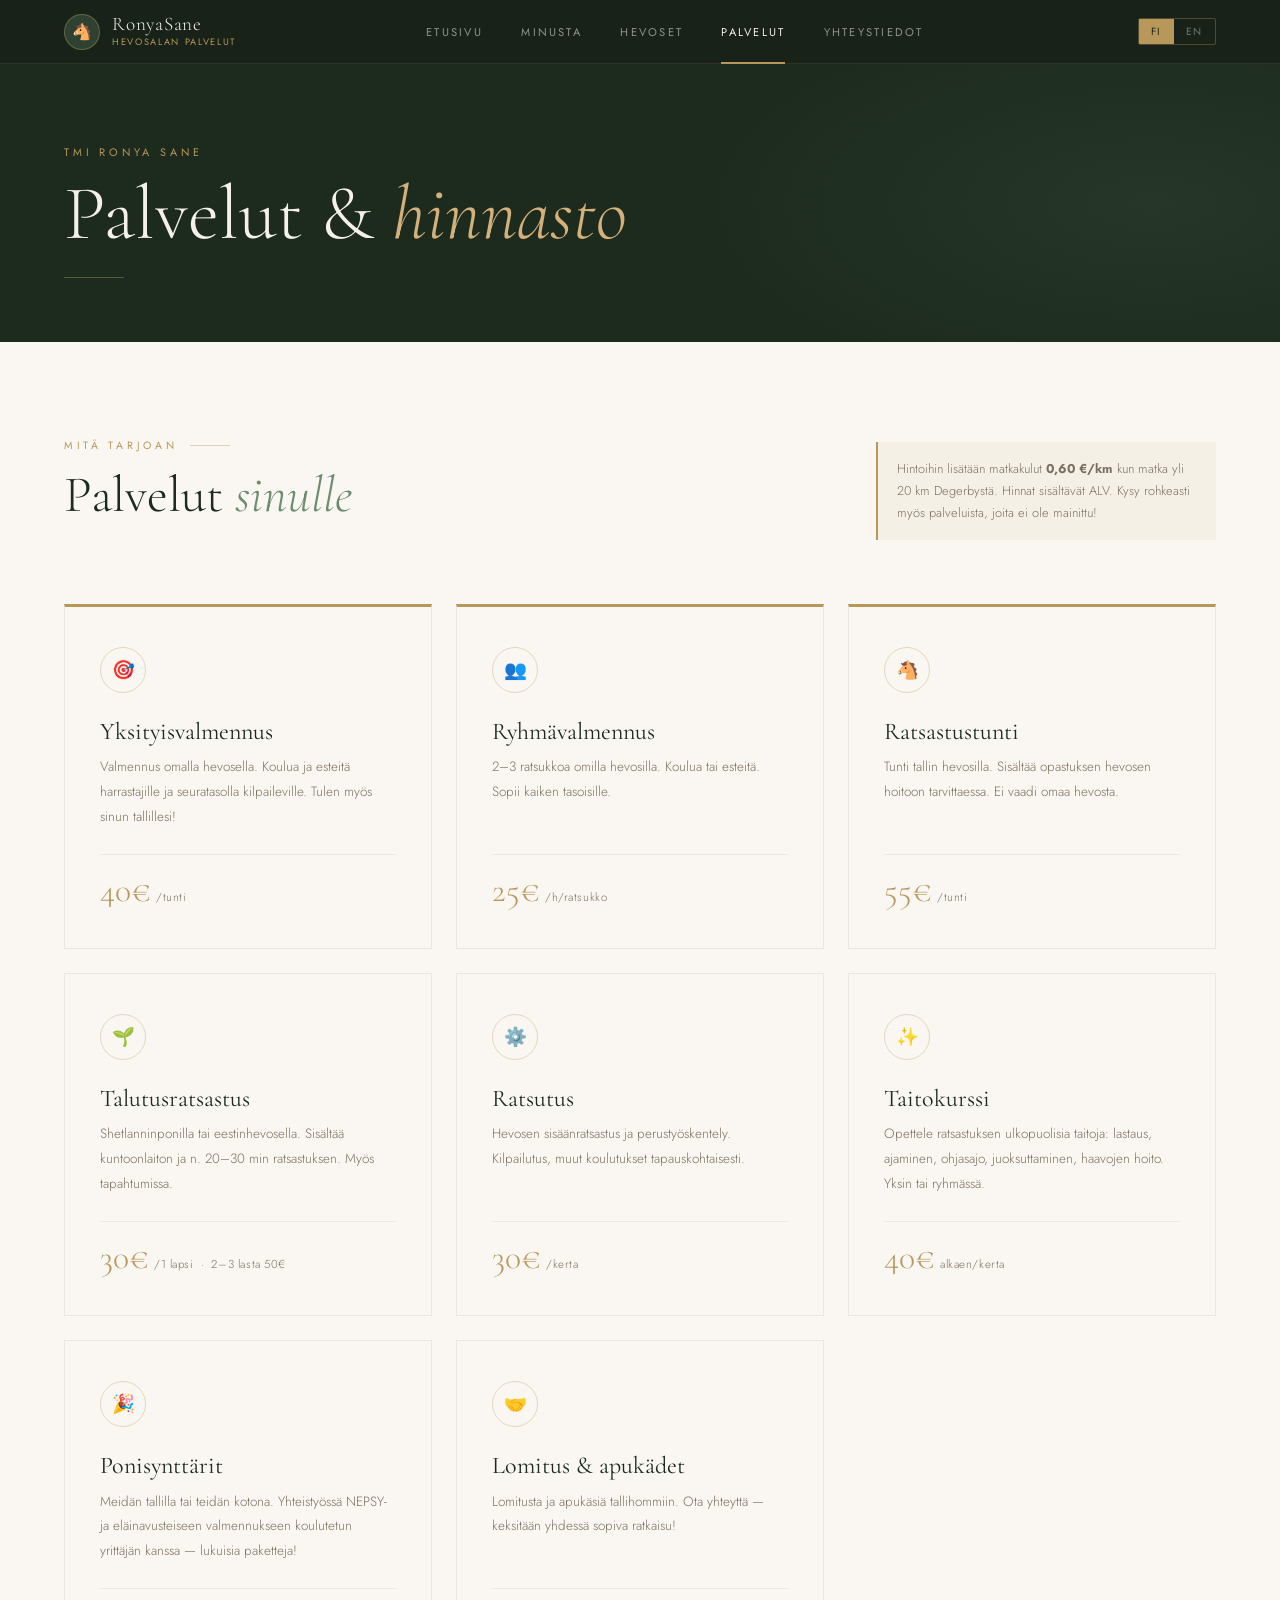
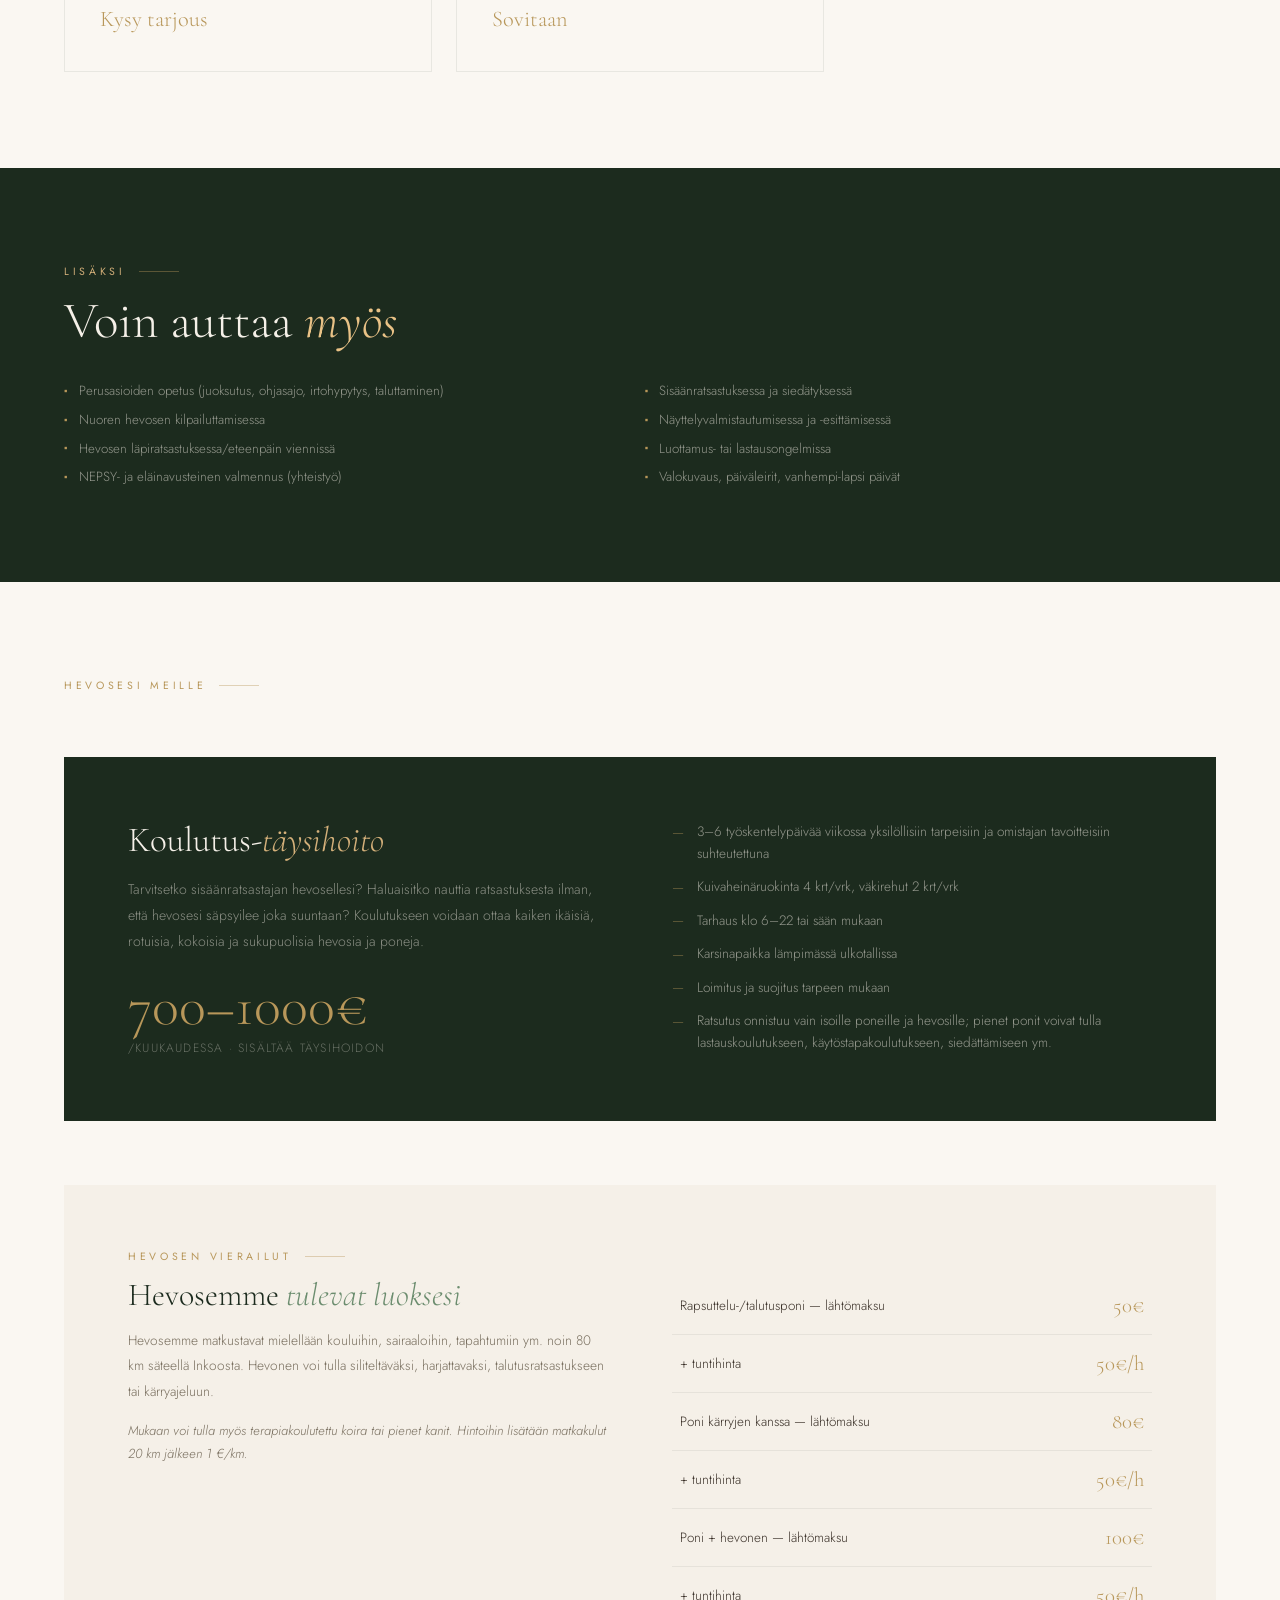
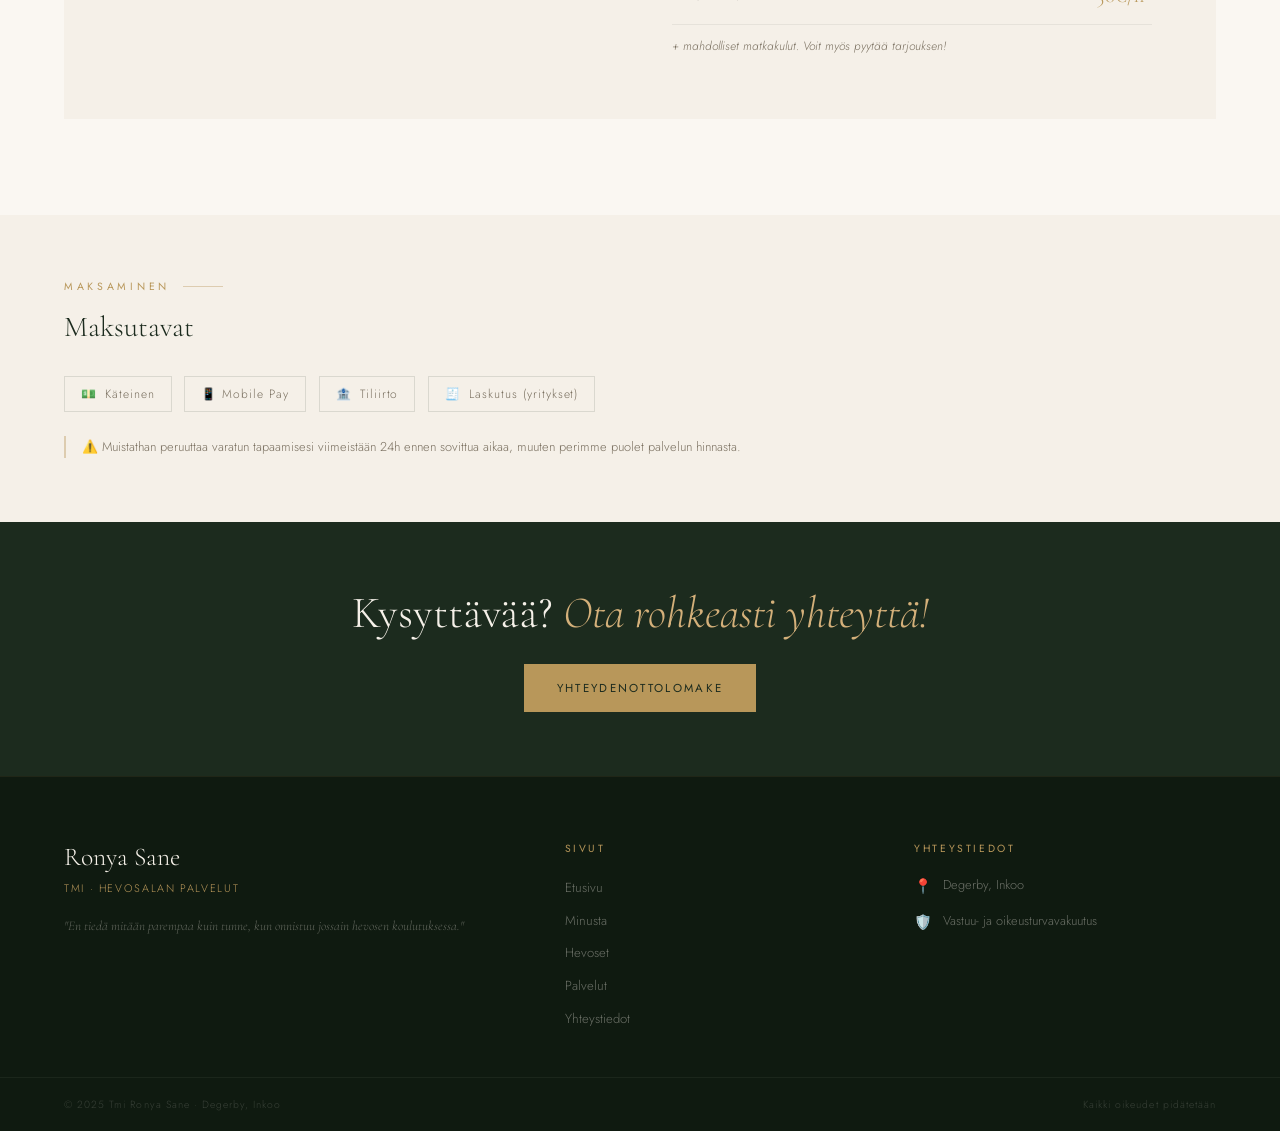
<file: services.html>
<!DOCTYPE html>
<html lang="fi">
<head>
  <meta charset="UTF-8">
  <meta name="viewport" content="width=device-width, initial-scale=1.0">
  <title>Palvelut &amp; hinnasto – RonyaSane</title>
  <meta name="description" content="Valmennus, ratsutus, hevosvierailut, koulutus-täysihoito ja paljon muuta. Hinnat ja lisätiedot.">
  <link rel="stylesheet" href="css/style.css">
  <style>
    /* Services layout */
    .services-intro-row {
      display: flex;
      justify-content: space-between;
      align-items: flex-end;
      flex-wrap: wrap;
      gap: 2rem;
      margin-bottom: 4rem;
    }

    .travel-note {
      background: rgba(184,151,90,0.08);
      border-left: 2px solid var(--gold);
      padding: 1rem 1.2rem;
      font-size: 0.8rem;
      color: var(--text-light);
      line-height: 1.7;
      max-width: 340px;
    }

    /* Service card extended */
    .svc-card {
      background: var(--ivory);
      border: 1px solid rgba(27,43,30,0.08);
      padding: 2.5rem 2.2rem;
      display: flex;
      flex-direction: column;
      transition: box-shadow 0.35s, transform 0.35s;
    }

    .svc-card:hover {
      box-shadow: 0 16px 40px rgba(27,43,30,0.09);
      transform: translateY(-5px);
    }

    .svc-card.dark {
      background: var(--forest);
    }

    .svc-card.gold-accent {
      border-top: 3px solid var(--gold);
    }

    .svc-icon {
      width: 46px; height: 46px;
      border: 1px solid rgba(184,151,90,0.35);
      border-radius: 50%;
      display: flex; align-items: center; justify-content: center;
      font-size: 1.15rem;
      color: var(--gold);
      margin-bottom: 1.6rem;
      flex-shrink: 0;
    }

    .svc-name {
      font-family: 'Cormorant Garamond', serif;
      font-size: 1.5rem;
      font-weight: 400;
      color: var(--forest);
      margin-bottom: 0.6rem;
      line-height: 1.15;
    }

    .svc-card.dark .svc-name { color: var(--cream); }

    .svc-desc {
      font-size: 0.84rem;
      color: var(--text-light);
      line-height: 1.85;
      margin-bottom: 1.5rem;
      flex: 1;
    }

    .svc-card.dark .svc-desc { color: rgba(245,240,232,0.5); }

    .svc-price-row {
      display: flex;
      align-items: baseline;
      gap: 0.3rem;
      margin-top: auto;
      padding-top: 1.2rem;
      border-top: 1px solid rgba(27,43,30,0.07);
    }

    .svc-card.dark .svc-price-row { border-top-color: rgba(245,240,232,0.07); }

    .svc-price-amount {
      font-family: 'Cormorant Garamond', serif;
      font-size: 2.1rem;
      font-weight: 300;
      color: var(--gold);
      line-height: 1;
    }

    .svc-price-unit {
      font-size: 0.72rem;
      color: var(--text-light);
      letter-spacing: 0.05em;
    }

    .svc-card.dark .svc-price-unit { color: rgba(245,240,232,0.35); }

    /* Full board */
    .fullboard-block {
      background: var(--forest);
      padding: 4rem;
      display: grid;
      grid-template-columns: 1fr 1fr;
      gap: 4rem;
      align-items: start;
      margin: 4rem 0;
    }

    .fullboard-title {
      font-family: 'Cormorant Garamond', serif;
      font-size: 2.2rem;
      font-weight: 300;
      color: var(--cream);
      margin-bottom: 1rem;
      line-height: 1.1;
    }

    .fullboard-title em { font-style: italic; color: var(--gold-light); }

    .fullboard-desc {
      font-size: 0.88rem;
      color: rgba(245,240,232,0.5);
      line-height: 1.85;
      margin-bottom: 1.5rem;
    }

    .fullboard-price-display {
      font-family: 'Cormorant Garamond', serif;
      font-size: 3.5rem;
      font-weight: 300;
      color: var(--gold);
      line-height: 1;
      margin-bottom: 0.3rem;
    }

    .fullboard-price-sub {
      font-size: 0.75rem;
      letter-spacing: 0.1em;
      color: rgba(245,240,232,0.35);
      text-transform: uppercase;
    }

    .fullboard-list {
      list-style: none;
      display: flex;
      flex-direction: column;
      gap: 0.7rem;
    }

    .fullboard-list li {
      display: flex;
      align-items: flex-start;
      gap: 0.8rem;
      font-size: 0.85rem;
      color: rgba(245,240,232,0.55);
      line-height: 1.6;
    }

    .fullboard-list li::before {
      content: '—';
      color: var(--gold);
      opacity: 0.6;
      flex-shrink: 0;
      margin-top: 0.05em;
    }

    /* Visit prices table */
    .visit-section {
      background: var(--cream);
      padding: 4rem;
      margin-bottom: 0;
    }

    .visit-grid {
      display: grid;
      grid-template-columns: 1fr 1fr;
      gap: 4rem;
      align-items: start;
    }

    .price-table { width: 100%; border-collapse: collapse; }

    .price-table tr {
      border-bottom: 1px solid rgba(27,43,30,0.07);
      transition: background 0.2s;
    }

    .price-table tr:hover { background: rgba(184,151,90,0.04); }

    .price-table td {
      padding: 1rem 0.5rem;
      font-size: 0.84rem;
    }

    .price-table td:first-child { color: var(--text-body); }
    .price-table td:last-child {
      text-align: right;
      font-family: 'Cormorant Garamond', serif;
      font-size: 1.3rem;
      color: var(--gold);
      font-weight: 300;
    }

    /* payment methods */
    .payment-methods {
      display: flex;
      flex-wrap: wrap;
      gap: 0.8rem;
      margin-top: 2rem;
    }

    .pay-pill {
      display: flex;
      align-items: center;
      gap: 0.5rem;
      font-size: 0.75rem;
      letter-spacing: 0.08em;
      border: 1px solid rgba(27,43,30,0.12);
      padding: 0.5rem 1rem;
      color: var(--text-light);
    }

    /* Can help with list */
    .help-list {
      display: grid;
      grid-template-columns: 1fr 1fr;
      gap: 0.6rem;
      margin-top: 2rem;
    }

    .help-item {
      display: flex;
      align-items: center;
      gap: 0.7rem;
      font-size: 0.83rem;
      color: rgba(245,240,232,0.55);
    }

    .help-item::before {
      content: '▪';
      color: var(--gold);
      font-size: 0.6rem;
      flex-shrink: 0;
    }

    @media (max-width: 900px) {
      .fullboard-block { grid-template-columns: 1fr; gap: 2.5rem; padding: 2.5rem; }
      .visit-grid { grid-template-columns: 1fr; gap: 2rem; }
      .visit-section { padding: 2.5rem; }
      .help-list { grid-template-columns: 1fr; }
    }

    @media (max-width: 600px) {
      .services-intro-row { flex-direction: column; }
      .travel-note { max-width: 100%; }
    }
  </style>
</head>
<body class="lang-fi">

<div id="page-transition" class="page-transition"></div>

<header class="site-header">
  <a href="index.html" class="nav-logo">
    <div class="nav-logo-img-fallback">🐴</div>
    <div>
      <div class="nav-logo-text">RonyaSane</div>
      <div class="nav-logo-sub fi">Hevosalan palvelut</div>
      <div class="nav-logo-sub en">Equestrian Services</div>
    </div>
  </a>
  <ul class="nav-links">
    <li><a href="index.html" class="fi">Etusivu</a><a href="index.html" class="en">Home</a></li>
    <li><a href="about.html" class="fi">Minusta</a><a href="about.html" class="en">About</a></li>
    <li><a href="horses.html" class="fi">Hevoset</a><a href="horses.html" class="en">Horses</a></li>
    <li><a href="services.html" class="fi">Palvelut</a><a href="services.html" class="en">Services</a></li>
    <li><a href="contact.html" class="fi">Yhteystiedot</a><a href="contact.html" class="en">Contact</a></li>
  </ul>
  <div class="lang-toggle">
    <button class="lang-btn" data-lang="fi">FI</button>
    <button class="lang-btn" data-lang="en">EN</button>
  </div>
  <button class="nav-hamburger" aria-label="Menu">
    <span></span><span></span><span></span>
  </button>
</header>

<nav class="nav-drawer">
  <a href="index.html" class="fi">Etusivu</a><a href="index.html" class="en">Home</a>
  <a href="about.html" class="fi">Minusta</a><a href="about.html" class="en">About</a>
  <a href="horses.html" class="fi">Hevoset</a><a href="horses.html" class="en">Horses</a>
  <a href="services.html" class="fi">Palvelut &amp; hinnasto</a><a href="services.html" class="en">Services &amp; pricing</a>
  <a href="contact.html" class="fi">Yhteystiedot</a><a href="contact.html" class="en">Contact</a>
  <div class="nav-drawer-lang">
    <button class="lang-btn" data-lang="fi">FI</button>
    <button class="lang-btn" data-lang="en">EN</button>
  </div>
</nav>

<!-- PAGE HERO -->
<div class="page-hero">
  <div class="page-hero-content">
    <div class="page-eyebrow fi">Tmi Ronya Sane</div>
    <div class="page-eyebrow en">Tmi Ronya Sane</div>
    <h1 class="page-title fi">Palvelut &amp; <em>hinnasto</em></h1>
    <h1 class="page-title en">Services &amp; <em>pricing</em></h1>
    <div class="page-hero-line"></div>
  </div>
</div>

<!-- MAIN SERVICES -->
<section class="section" style="background:var(--ivory);">
  <div class="services-intro-row reveal">
    <div>
      <div class="section-label fi">Mitä tarjoan</div>
      <div class="section-label en">What I offer</div>
      <h2 class="section-title fi">Palvelut <em>sinulle</em></h2>
      <h2 class="section-title en">Services <em>for you</em></h2>
    </div>
    <div class="travel-note fi">Hintoihin lisätään matkakulut <strong>0,60 €/km</strong> kun matka yli 20 km Degerbystä. Hinnat sisältävät ALV. Kysy rohkeasti myös palveluista, joita ei ole mainittu!</div>
    <div class="travel-note en">Travel costs of <strong>€0.60/km</strong> are added for distances over 20 km from Degerby. All prices include VAT. Feel free to ask about services not listed here!</div>
  </div>

  <div class="card-grid-3">
    <div class="svc-card gold-accent reveal">
      <div class="svc-icon">🎯</div>
      <div class="svc-name fi">Yksityisvalmennus</div>
      <div class="svc-name en">Private coaching</div>
      <p class="svc-desc fi">Valmennus omalla hevosella. Koulua ja esteitä harrastajille ja seuratasolla kilpaileville. Tulen myös sinun tallillesi!</p>
      <p class="svc-desc en">Coaching on your own horse. Dressage and show jumping for leisure riders and club-level competitors. I can come to your stable too!</p>
      <div class="svc-price-row">
        <span class="svc-price-amount">40€</span>
        <span class="svc-price-unit fi">/tunti</span>
        <span class="svc-price-unit en">/hour</span>
      </div>
    </div>

    <div class="svc-card gold-accent reveal delay-1">
      <div class="svc-icon">👥</div>
      <div class="svc-name fi">Ryhmävalmennus</div>
      <div class="svc-name en">Group coaching</div>
      <p class="svc-desc fi">2–3 ratsukkoa omilla hevosilla. Koulua tai esteitä. Sopii kaiken tasoisille.</p>
      <p class="svc-desc en">2–3 horse-and-rider pairs on their own horses. Dressage or show jumping. Suitable for all levels.</p>
      <div class="svc-price-row">
        <span class="svc-price-amount">25€</span>
        <span class="svc-price-unit fi">/h/ratsukko</span>
        <span class="svc-price-unit en">/h/rider</span>
      </div>
    </div>

    <div class="svc-card gold-accent reveal delay-2">
      <div class="svc-icon">🐴</div>
      <div class="svc-name fi">Ratsastustunti</div>
      <div class="svc-name en">Riding lesson</div>
      <p class="svc-desc fi">Tunti tallin hevosilla. Sisältää opastuksen hevosen hoitoon tarvittaessa. Ei vaadi omaa hevosta.</p>
      <p class="svc-desc en">Lesson on the stable's own horses. Includes horse care guidance if needed. No own horse required.</p>
      <div class="svc-price-row">
        <span class="svc-price-amount">55€</span>
        <span class="svc-price-unit fi">/tunti</span>
        <span class="svc-price-unit en">/hour</span>
      </div>
    </div>

    <div class="svc-card reveal">
      <div class="svc-icon">🌱</div>
      <div class="svc-name fi">Talutusratsastus</div>
      <div class="svc-name en">Led rides</div>
      <p class="svc-desc fi">Shetlanninponilla tai eestinhevosella. Sisältää kuntoonlaiton ja n. 20–30 min ratsastuksen. Myös tapahtumissa.</p>
      <p class="svc-desc en">On Shetland pony or Estonian horse. Includes horse preparation and approx. 20–30 min riding. Available at events too.</p>
      <div class="svc-price-row">
        <span class="svc-price-amount">30€</span>
        <span class="svc-price-unit fi">/1 lapsi &nbsp;·&nbsp; 2–3 lasta 50€</span>
        <span class="svc-price-unit en">/1 child &nbsp;·&nbsp; 2–3 children 50€</span>
      </div>
    </div>

    <div class="svc-card reveal delay-1">
      <div class="svc-icon">⚙️</div>
      <div class="svc-name fi">Ratsutus</div>
      <div class="svc-name en">Riding-in</div>
      <p class="svc-desc fi">Hevosen sisäänratsastus ja perustyöskentely. Kilpailutus, muut koulutukset tapauskohtaisesti.</p>
      <p class="svc-desc en">Riding-in and basic schooling. Competition and other training priced individually.</p>
      <div class="svc-price-row">
        <span class="svc-price-amount">30€</span>
        <span class="svc-price-unit fi">/kerta</span>
        <span class="svc-price-unit en">/session</span>
      </div>
    </div>

    <div class="svc-card reveal delay-2">
      <div class="svc-icon">✨</div>
      <div class="svc-name fi">Taitokurssi</div>
      <div class="svc-name en">Skills workshop</div>
      <p class="svc-desc fi">Opettele ratsastuksen ulkopuolisia taitoja: lastaus, ajaminen, ohjasajo, juoksuttaminen, haavojen hoito. Yksin tai ryhmässä.</p>
      <p class="svc-desc en">Learn skills beyond riding: loading, driving, long-reining, lunge work, wound care. Solo or in a group.</p>
      <div class="svc-price-row">
        <span class="svc-price-amount">40€</span>
        <span class="svc-price-unit fi">alkaen/kerta</span>
        <span class="svc-price-unit en">from/session</span>
      </div>
    </div>

    <div class="svc-card reveal">
      <div class="svc-icon">🎉</div>
      <div class="svc-name fi">Ponisynttärit</div>
      <div class="svc-name en">Pony birthday parties</div>
      <p class="svc-desc fi">Meidän tallilla tai teidän kotona. Yhteistyössä NEPSY- ja eläinavusteiseen valmennukseen koulutetun yrittäjän kanssa — lukuisia paketteja!</p>
      <p class="svc-desc en">At our stable or at your home. In collaboration with a NEPSY and animal-assisted coaching specialist — many packages available!</p>
      <div class="svc-price-row">
        <span class="svc-price-amount fi" style="font-size:1.4rem;">Kysy tarjous</span>
        <span class="svc-price-amount en" style="font-size:1.4rem;">Ask for quote</span>
      </div>
    </div>

    <div class="svc-card reveal delay-1">
      <div class="svc-icon">🤝</div>
      <div class="svc-name fi">Lomitus &amp; apukädet</div>
      <div class="svc-name en">Stable help</div>
      <p class="svc-desc fi">Lomitusta ja apukäsiä tallihommiin. Ota yhteyttä — keksitään yhdessä sopiva ratkaisu!</p>
      <p class="svc-desc en">Holiday cover and extra hands for stable work. Get in touch — we'll find the right solution together!</p>
      <div class="svc-price-row">
        <span class="svc-price-amount fi" style="font-size:1.4rem;">Sovitaan</span>
        <span class="svc-price-amount en" style="font-size:1.4rem;">By agreement</span>
      </div>
    </div>
  </div>
</section>

<!-- I CAN ALSO HELP WITH -->
<section class="section section-dark">
  <div class="reveal">
    <div class="section-label fi" style="color:var(--gold-light);">Lisäksi</div>
    <div class="section-label en" style="color:var(--gold-light);">Additionally</div>
    <h2 class="section-title section-title-light fi">Voin auttaa <em>myös</em></h2>
    <h2 class="section-title section-title-light en">I can also <em>help with</em></h2>
  </div>
  <div class="help-list reveal">
    <div class="help-item fi">Perusasioiden opetus (juoksutus, ohjasajo, irtohypytys, taluttaminen)</div>
    <div class="help-item en">Basic training (lungeing, long-reining, loose jumping, leading)</div>
    <div class="help-item fi">Sisäänratsastuksessa ja siedätyksessä</div>
    <div class="help-item en">Backing and desensitisation</div>
    <div class="help-item fi">Nuoren hevosen kilpailuttamisessa</div>
    <div class="help-item en">First competition experience for young horses</div>
    <div class="help-item fi">Näyttelyvalmistautumisessa ja -esittämisessä</div>
    <div class="help-item en">Show preparation and presentation</div>
    <div class="help-item fi">Hevosen läpiratsastuksessa/eteenpäin viennissä</div>
    <div class="help-item en">Riding-through and progression</div>
    <div class="help-item fi">Luottamus- tai lastausongelmissa</div>
    <div class="help-item en">Trust or loading problems</div>
    <div class="help-item fi">NEPSY- ja eläinavusteinen valmennus (yhteistyö)</div>
    <div class="help-item en">NEPSY &amp; animal-assisted coaching (collaboration)</div>
    <div class="help-item fi">Valokuvaus, päiväleirit, vanhempi-lapsi päivät</div>
    <div class="help-item en">Photography, day camps, parent-child days</div>
  </div>
</section>

<!-- FULL BOARD TRAINING -->
<section class="section" style="background:var(--ivory); padding-bottom:0;">
  <div class="reveal">
    <div class="section-label fi">Hevosesi meille</div>
    <div class="section-label en">Your horse with us</div>
  </div>
  <div class="fullboard-block reveal">
    <div>
      <h2 class="fullboard-title fi">Koulutus-<em>täysihoito</em></h2>
      <h2 class="fullboard-title en">Training <em>full board</em></h2>
      <p class="fullboard-desc fi">Tarvitsetko sisäänratsastajan hevosellesi? Haluaisitko nauttia ratsastuksesta ilman, että hevosesi säpsyilee joka suuntaan? Koulutukseen voidaan ottaa kaiken ikäisiä, rotuisia, kokoisia ja sukupuolisia hevosia ja poneja.</p>
      <p class="fullboard-desc en">Do you need someone to ride-in your horse? Would you like to enjoy riding without your horse startling in every direction? We accept horses and ponies of any age, breed, size and sex for training.</p>
      <div class="fullboard-price-display">700–1000€</div>
      <div class="fullboard-price-sub fi">/kuukaudessa · sisältää täysihoidon</div>
      <div class="fullboard-price-sub en">/month · includes full livery</div>
    </div>
    <div>
      <ul class="fullboard-list fi">
        <li>3–6 työskentelypäivää viikossa yksilöllisiin tarpeisiin ja omistajan tavoitteisiin suhteutettuna</li>
        <li>Kuivaheinäruokinta 4 krt/vrk, väkirehut 2 krt/vrk</li>
        <li>Tarhaus klo 6–22 tai sään mukaan</li>
        <li>Karsinapaikka lämpimässä ulkotallissa</li>
        <li>Loimitus ja suojitus tarpeen mukaan</li>
        <li>Ratsutus onnistuu vain isoille poneille ja hevosille; pienet ponit voivat tulla lastauskoulutukseen, käytöstapakoulutukseen, siedättämiseen ym.</li>
      </ul>
      <ul class="fullboard-list en">
        <li>3–6 working days per week, tailored to individual needs and owner goals</li>
        <li>Dry hay 4×/day, concentrate feed 2×/day</li>
        <li>Turn-out 6 am–10 pm or weather permitting</li>
        <li>Box in a warm outdoor stable</li>
        <li>Rugging and protection as needed</li>
        <li>Ridden work for large ponies and horses only; smaller ponies welcome for loading, manners, desensitisation etc.</li>
      </ul>
    </div>
  </div>
</section>

<!-- HORSE VISITS -->
<section class="section" style="background:var(--ivory); padding-top:0;">
  <div class="visit-section reveal">
    <div class="section-label fi" style="margin-bottom:0.8rem;">Hevosen vierailut</div>
    <div class="section-label en" style="margin-bottom:0.8rem;">Horse visits</div>
    <div class="visit-grid">
      <div>
        <h2 class="section-title fi" style="font-size:2rem; margin-bottom:1rem;">Hevosemme <em>tulevat luoksesi</em></h2>
        <h2 class="section-title en" style="font-size:2rem; margin-bottom:1rem;">Our horses <em>come to you</em></h2>
        <p style="font-size:0.86rem; color:var(--text-light); line-height:1.85; margin-bottom:1rem;" class="fi">
          Hevosemme matkustavat mielellään kouluihin, sairaaloihin, tapahtumiin ym. noin 80 km säteellä Inkoosta. Hevonen voi tulla siliteltäväksi, harjattavaksi, talutusratsastukseen tai kärryajeluun.
        </p>
        <p style="font-size:0.86rem; color:var(--text-light); line-height:1.85; margin-bottom:1rem;" class="en">
          Our horses happily travel to schools, hospitals, events and more within about 80 km of Inkoo. The horse can come to be petted, groomed, for leading rides or carriage drives.
        </p>
        <p style="font-size:0.82rem; color:var(--text-light); line-height:1.75; font-style:italic;" class="fi">
          Mukaan voi tulla myös terapiakoulutettu koira tai pienet kanit. Hintoihin lisätään matkakulut 20 km jälkeen 1 €/km.
        </p>
        <p style="font-size:0.82rem; color:var(--text-light); line-height:1.75; font-style:italic;" class="en">
          A therapy-trained dog or small rabbits can also accompany. Travel costs of €1/km added after first 20 km.
        </p>
      </div>
      <div>
        <table class="price-table">
          <tr>
            <td class="fi">Rapsuttelu-/talutusponi — lähtömaksu</td>
            <td class="en">Petting/leading pony — start fee</td>
            <td>50€</td>
          </tr>
          <tr>
            <td class="fi">+ tuntihinta</td>
            <td class="en">+ hourly rate</td>
            <td>50€/h</td>
          </tr>
          <tr>
            <td class="fi">Poni kärryjen kanssa — lähtömaksu</td>
            <td class="en">Pony with carriage — start fee</td>
            <td>80€</td>
          </tr>
          <tr>
            <td class="fi">+ tuntihinta</td>
            <td class="en">+ hourly rate</td>
            <td>50€/h</td>
          </tr>
          <tr>
            <td class="fi">Poni + hevonen — lähtömaksu</td>
            <td class="en">Pony + horse — start fee</td>
            <td>100€</td>
          </tr>
          <tr>
            <td class="fi">+ tuntihinta</td>
            <td class="en">+ hourly rate</td>
            <td>50€/h</td>
          </tr>
        </table>
        <p style="font-size:0.75rem; color:var(--text-light); margin-top:0.8rem; font-style:italic;" class="fi">+ mahdolliset matkakulut. Voit myös pyytää tarjouksen!</p>
        <p style="font-size:0.75rem; color:var(--text-light); margin-top:0.8rem; font-style:italic;" class="en">+ possible travel costs. You can also request a quote!</p>
      </div>
    </div>
  </div>
</section>

<!-- PAYMENT -->
<section class="section-sm section-cream">
  <div class="reveal">
    <div class="section-label fi">Maksaminen</div>
    <div class="section-label en">Payment</div>
    <h3 style="font-family:'Cormorant Garamond',serif; font-size:1.8rem; font-weight:300; color:var(--forest); margin-bottom:0.5rem;" class="fi">Maksutavat</h3>
    <h3 style="font-family:'Cormorant Garamond',serif; font-size:1.8rem; font-weight:300; color:var(--forest); margin-bottom:0.5rem;" class="en">Payment methods</h3>
    <div class="payment-methods">
      <div class="pay-pill">💵 <span class="fi">Käteinen</span><span class="en">Cash</span></div>
      <div class="pay-pill">📱 Mobile Pay</div>
      <div class="pay-pill">🏦 <span class="fi">Tiliirto</span><span class="en">Bank transfer</span></div>
      <div class="pay-pill">🧾 <span class="fi">Laskutus (yritykset)</span><span class="en">Invoice (companies)</span></div>
    </div>
    <p style="font-size:0.8rem; color:var(--text-light); margin-top:1.5rem; line-height:1.7; border-left:2px solid rgba(184,151,90,0.4); padding-left:1rem;" class="fi">
      ⚠️ Muistathan peruuttaa varatun tapaamisesi viimeistään 24h ennen sovittua aikaa, muuten perimme puolet palvelun hinnasta.
    </p>
    <p style="font-size:0.8rem; color:var(--text-light); margin-top:1.5rem; line-height:1.7; border-left:2px solid rgba(184,151,90,0.4); padding-left:1rem;" class="en">
      ⚠️ Please remember to cancel a booked appointment at least 24 hours in advance; otherwise half the service fee will be charged.
    </p>
  </div>
</section>

<!-- CTA -->
<section style="background:var(--forest); padding:4rem 5%; text-align:center;">
  <h2 style="font-family:'Cormorant Garamond',serif; font-size:clamp(1.8rem,3.5vw,2.8rem); font-weight:300; color:var(--cream); margin-bottom:1rem;" class="reveal fi">
    Kysyttävää? <em style="font-style:italic; color:var(--gold-light);">Ota rohkeasti yhteyttä!</em>
  </h2>
  <h2 style="font-family:'Cormorant Garamond',serif; font-size:clamp(1.8rem,3.5vw,2.8rem); font-weight:300; color:var(--cream); margin-bottom:1rem;" class="reveal en">
    Any questions? <em style="font-style:italic; color:var(--gold-light);">Don't hesitate to get in touch!</em>
  </h2>
  <div style="margin-top:1.5rem;" class="reveal">
    <a href="contact.html" class="btn btn-primary fi">Yhteydenottolomake</a>
    <a href="contact.html" class="btn btn-primary en">Contact form</a>
  </div>
</section>

<!-- FOOTER -->
<footer class="site-footer">
  <div class="footer-main">
    <div>
      <div class="footer-brand-name">Ronya Sane</div>
      <div class="footer-brand-sub fi">Tmi · Hevosalan palvelut</div>
      <div class="footer-brand-sub en">Sole trader · Equestrian services</div>
      <p class="footer-tagline fi">"En tiedä mitään parempaa kuin tunne, kun onnistuu jossain hevosen koulutuksessa."</p>
      <p class="footer-tagline en">"I know nothing better than the feeling of succeeding in training a horse."</p>
    </div>
    <div>
      <div class="footer-col-title fi">Sivut</div>
      <div class="footer-col-title en">Pages</div>
      <ul class="footer-links fi"><li><a href="index.html">Etusivu</a></li><li><a href="about.html">Minusta</a></li><li><a href="horses.html">Hevoset</a></li><li><a href="services.html">Palvelut</a></li><li><a href="contact.html">Yhteystiedot</a></li></ul>
      <ul class="footer-links en"><li><a href="index.html">Home</a></li><li><a href="about.html">About</a></li><li><a href="horses.html">Horses</a></li><li><a href="services.html">Services</a></li><li><a href="contact.html">Contact</a></li></ul>
    </div>
    <div>
      <div class="footer-col-title fi">Yhteystiedot</div>
      <div class="footer-col-title en">Contact</div>
      <div class="footer-contact-item"><div class="footer-contact-item-icon">📍</div><div class="footer-contact-item-text">Degerby, Inkoo</div></div>
      <div class="footer-contact-item"><div class="footer-contact-item-icon">🛡️</div><div class="footer-contact-item-text fi">Vastuu- ja oikeusturvavakuutus</div><div class="footer-contact-item-text en">Liability &amp; legal insurance</div></div>
    </div>
  </div>
  <div class="footer-bottom">
    <div class="footer-copy">© 2025 Tmi Ronya Sane · Degerby, Inkoo</div>
    <div class="footer-copy fi">Kaikki oikeudet pidätetään</div>
    <div class="footer-copy en">All rights reserved</div>
  </div>
</footer>

<script src="js/main.js"></script>
</body>
</html>
</file>
<file: css/style.css>
/* ══════════════════════════════════════════
   RonyaSane — Main Stylesheet
   ══════════════════════════════════════════ */

@import url('https://fonts.googleapis.com/css2?family=Cormorant+Garamond:ital,wght@0,300;0,400;0,600;1,300;1,400&family=Jost:wght@200;300;400;500&display=swap');

/* ── VARIABLES ── */
:root {
  --forest:      #1c2b1e;
  --moss:        #2f4232;
  --sage:        #6b8c6e;
  --cream:       #f5f0e8;
  --ivory:       #faf7f2;
  --gold:        #b8975a;
  --gold-light:  #d4b07a;
  --warm-dark:   #0f1a10;
  --text-body:   #3a3028;
  --text-light:  #7a7060;
  --nav-h:       64px;
  --transition:  0.35s cubic-bezier(0.4,0,0.2,1);
}

/* ── RESET ── */
*, *::before, *::after { margin: 0; padding: 0; box-sizing: border-box; }
html { scroll-behavior: smooth; font-size: 16px; }
body {
  font-family: 'Jost', sans-serif;
  font-weight: 300;
  background: var(--ivory);
  color: var(--text-body);
  overflow-x: hidden;
  padding-top: var(--nav-h);
}
img { max-width: 100%; display: block; }
a { text-decoration: none; color: inherit; }
button { cursor: pointer; font-family: inherit; }

/* ── LANGUAGE SWITCHING ── */
body.lang-en .fi { display: none !important; }
body.lang-fi .en { display: none !important; }

/* ════════════════════════════
   NAVIGATION
   ════════════════════════════ */
.site-header {
  position: fixed;
  top: 0; left: 0; right: 0;
  z-index: 1000;
  height: var(--nav-h);
  display: flex;
  align-items: center;
  justify-content: space-between;
  padding: 0 5%;
  background: rgba(15,26,16,0.96);
  backdrop-filter: blur(12px);
  border-bottom: 1px solid rgba(184,151,90,0.15);
  transition: box-shadow 0.3s;
}

.site-header.scrolled {
  box-shadow: 0 4px 24px rgba(0,0,0,0.3);
}

/* Logo */
.nav-logo {
  display: flex;
  align-items: center;
  gap: 0.75rem;
  flex-shrink: 0;
}

.nav-logo-img {
  width: 36px;
  height: 36px;
  border-radius: 50%;
  object-fit: cover;
  border: 1px solid rgba(184,151,90,0.4);
}

.nav-logo-img-fallback {
  width: 36px; height: 36px;
  border-radius: 50%;
  border: 1px solid rgba(184,151,90,0.4);
  background: var(--moss);
  display: flex; align-items: center; justify-content: center;
  font-size: 1rem;
  color: var(--gold);
}

.nav-logo-text {
  font-family: 'Cormorant Garamond', serif;
  font-size: 1.2rem;
  font-weight: 300;
  color: var(--cream);
  letter-spacing: 0.04em;
  line-height: 1;
}

.nav-logo-sub {
  font-size: 0.58rem;
  letter-spacing: 0.18em;
  color: var(--gold);
  text-transform: uppercase;
  font-family: 'Jost', sans-serif;
  font-weight: 400;
}

/* Nav links */
.nav-links {
  display: flex;
  align-items: center;
  gap: 0;
  list-style: none;
}

.nav-links a {
  font-family: 'Jost', sans-serif;
  font-weight: 400;
  font-size: 0.7rem;
  letter-spacing: 0.2em;
  text-transform: uppercase;
  color: rgba(245,240,232,0.55);
  padding: 0 1.2rem;
  height: var(--nav-h);
  display: flex;
  align-items: center;
  position: relative;
  transition: color var(--transition);
}

.nav-links a::after {
  content: '';
  position: absolute;
  bottom: 0; left: 1.2rem; right: 1.2rem;
  height: 2px;
  background: var(--gold);
  transform: scaleX(0);
  transition: transform var(--transition);
}

.nav-links a:hover,
.nav-links a.active { color: var(--cream); }
.nav-links a:hover::after,
.nav-links a.active::after { transform: scaleX(1); }

/* Lang toggle */
.lang-toggle {
  display: flex;
  border: 1px solid rgba(184,151,90,0.35);
  border-radius: 2px;
  overflow: hidden;
  margin-left: 1.5rem;
  flex-shrink: 0;
}

.lang-btn {
  background: transparent;
  border: none;
  color: rgba(245,240,232,0.4);
  font-family: 'Jost', sans-serif;
  font-weight: 400;
  font-size: 0.65rem;
  letter-spacing: 0.15em;
  padding: 0.32rem 0.75rem;
  transition: all 0.3s;
}

.lang-btn.active { background: var(--gold); color: var(--forest); }
.lang-btn:hover:not(.active) { color: var(--gold-light); }

/* Hamburger */
.nav-hamburger {
  display: none;
  flex-direction: column;
  gap: 5px;
  background: none;
  border: none;
  padding: 6px;
  margin-left: 1rem;
}

.nav-hamburger span {
  display: block;
  width: 22px;
  height: 1.5px;
  background: var(--cream);
  transition: all 0.35s ease;
  transform-origin: center;
}

.nav-hamburger.open span:nth-child(1) { transform: translateY(6.5px) rotate(45deg); }
.nav-hamburger.open span:nth-child(2) { opacity: 0; transform: scaleX(0); }
.nav-hamburger.open span:nth-child(3) { transform: translateY(-6.5px) rotate(-45deg); }

/* Mobile drawer */
.nav-drawer {
  display: none;
  position: fixed;
  top: var(--nav-h);
  left: 0; right: 0;
  background: rgba(12,22,13,0.98);
  backdrop-filter: blur(16px);
  border-bottom: 1px solid rgba(184,151,90,0.15);
  z-index: 999;
  flex-direction: column;
  padding: 1.5rem 5% 2rem;
  gap: 0;
  transform: translateY(-10px);
  opacity: 0;
  transition: opacity 0.3s, transform 0.3s;
}

.nav-drawer.open {
  display: flex;
  opacity: 1;
  transform: translateY(0);
}

.nav-drawer a {
  font-family: 'Jost', sans-serif;
  font-size: 0.78rem;
  letter-spacing: 0.2em;
  text-transform: uppercase;
  color: rgba(245,240,232,0.6);
  padding: 1rem 0;
  border-bottom: 1px solid rgba(245,240,232,0.06);
  transition: color 0.3s;
}

.nav-drawer a:hover, .nav-drawer a.active { color: var(--gold); }

.nav-drawer-lang {
  display: flex;
  gap: 1rem;
  margin-top: 1.5rem;
}

/* ════════════════════════════
   HERO
   ════════════════════════════ */
.hero {
  min-height: calc(100vh - var(--nav-h));
  position: relative;
  display: flex;
  align-items: flex-end;
  overflow: hidden;
}

.hero-bg {
  position: absolute;
  inset: 0;
  background-image: url('../images/hero-bg.jpg');
  background-size: cover;
  background-position: center 30%;
  will-change: transform;
}

.hero-bg::after {
  content: '';
  position: absolute;
  inset: 0;
  background:
    linear-gradient(to right, rgba(10,20,11,0.88) 0%, rgba(10,20,11,0.5) 55%, rgba(10,20,11,0.15) 100%),
    linear-gradient(to top, rgba(10,20,11,0.7) 0%, transparent 50%);
}

.hero-content {
  position: relative;
  z-index: 1;
  padding: 5rem 5% 6rem;
  max-width: 680px;
}

.hero-eyebrow {
  font-family: 'Jost', sans-serif;
  font-weight: 400;
  font-size: 0.7rem;
  letter-spacing: 0.35em;
  color: var(--gold);
  text-transform: uppercase;
  margin-bottom: 1.6rem;
  opacity: 0;
  animation: heroFadeUp 0.9s ease 0.2s forwards;
}

.hero-title {
  font-family: 'Cormorant Garamond', serif;
  font-weight: 300;
  font-size: clamp(3.5rem, 8vw, 7rem);
  line-height: 0.95;
  color: var(--cream);
  margin-bottom: 1rem;
  opacity: 0;
  animation: heroFadeUp 0.9s ease 0.4s forwards;
}

.hero-title em {
  font-style: italic;
  color: var(--gold-light);
  display: block;
}

.hero-tagline {
  font-family: 'Cormorant Garamond', serif;
  font-style: italic;
  font-size: clamp(1.1rem, 2.5vw, 1.6rem);
  color: rgba(245,240,232,0.6);
  font-weight: 300;
  margin-bottom: 2.5rem;
  opacity: 0;
  animation: heroFadeUp 0.9s ease 0.6s forwards;
}

.hero-ctas {
  display: flex;
  gap: 1rem;
  flex-wrap: wrap;
  opacity: 0;
  animation: heroFadeUp 0.9s ease 0.8s forwards;
}

.btn {
  display: inline-flex;
  align-items: center;
  gap: 0.6rem;
  font-family: 'Jost', sans-serif;
  font-weight: 400;
  font-size: 0.72rem;
  letter-spacing: 0.2em;
  text-transform: uppercase;
  padding: 0.95rem 2rem;
  transition: all var(--transition);
  border: 1px solid transparent;
}

.btn-primary {
  background: var(--gold);
  color: var(--forest);
  border-color: var(--gold);
}

.btn-primary:hover {
  background: var(--gold-light);
  transform: translateY(-2px);
  box-shadow: 0 8px 24px rgba(184,151,90,0.3);
}

.btn-outline {
  background: transparent;
  color: var(--cream);
  border-color: rgba(245,240,232,0.35);
}

.btn-outline:hover {
  border-color: var(--gold);
  color: var(--gold);
}

.hero-scroll-hint {
  position: absolute;
  bottom: 2rem;
  right: 5%;
  display: flex;
  flex-direction: column;
  align-items: center;
  gap: 0.4rem;
  z-index: 1;
}

.scroll-line {
  width: 1px;
  height: 55px;
  background: linear-gradient(to bottom, transparent, rgba(184,151,90,0.6));
  animation: scrollPulse 2s ease infinite;
}

@keyframes scrollPulse {
  0%   { transform: scaleY(0); transform-origin: top; }
  50%  { transform: scaleY(1); transform-origin: top; }
  51%  { transform: scaleY(1); transform-origin: bottom; }
  100% { transform: scaleY(0); transform-origin: bottom; }
}

/* ════════════════════════════
   PAGE HERO (inner pages)
   ════════════════════════════ */
.page-hero {
  background: var(--forest);
  padding: 5rem 5% 4rem;
  position: relative;
  overflow: hidden;
}

.page-hero::before {
  content: '';
  position: absolute;
  inset: 0;
  background: radial-gradient(ellipse 50% 100% at 90% 50%, rgba(47,66,50,0.5) 0%, transparent 70%);
}

.page-hero-content { position: relative; z-index: 1; }

.page-eyebrow {
  font-size: 0.68rem;
  letter-spacing: 0.35em;
  text-transform: uppercase;
  color: var(--gold);
  font-weight: 400;
  margin-bottom: 1rem;
}

.page-title {
  font-family: 'Cormorant Garamond', serif;
  font-weight: 300;
  font-size: clamp(2.8rem, 6vw, 5rem);
  line-height: 1.0;
  color: var(--cream);
}

.page-title em { font-style: italic; color: var(--gold-light); }

.page-hero-line {
  width: 60px;
  height: 1px;
  background: var(--gold);
  opacity: 0.4;
  margin-top: 1.5rem;
}

/* ════════════════════════════
   SECTION UTILITY
   ════════════════════════════ */
.section { padding: 6rem 5%; }
.section-sm { padding: 4rem 5%; }
.section-dark { background: var(--forest); }
.section-darker { background: var(--warm-dark); }
.section-cream { background: var(--cream); }

.section-label {
  font-size: 0.66rem;
  letter-spacing: 0.35em;
  text-transform: uppercase;
  color: var(--gold);
  font-weight: 400;
  margin-bottom: 0.9rem;
  display: flex;
  align-items: center;
  gap: 0.8rem;
}

.section-label::after {
  content: '';
  display: block;
  width: 40px;
  height: 1px;
  background: var(--gold);
  opacity: 0.4;
}

.section-title {
  font-family: 'Cormorant Garamond', serif;
  font-weight: 300;
  font-size: clamp(2.2rem, 4vw, 3.5rem);
  line-height: 1.1;
  color: var(--forest);
  margin-bottom: 1rem;
}

.section-title em { font-style: italic; color: var(--sage); }
.section-title-light { color: var(--cream); }
.section-title-light em { color: var(--gold-light); filter: brightness(1.1); }

.section-intro {
  font-family: 'Cormorant Garamond', serif;
  font-size: 1.15rem;
  font-weight: 300;
  font-style: italic;
  color: var(--text-light);
  max-width: 560px;
  line-height: 1.75;
  margin-bottom: 3.5rem;
}

.section-intro-light {
  color: rgba(245,240,232,0.5);
}

.ornament-divider {
  display: flex;
  align-items: center;
  gap: 1.2rem;
  margin: 1.5rem 0;
  color: var(--gold);
  opacity: 0.25;
  font-size: 0.8rem;
}
.ornament-divider::before,
.ornament-divider::after {
  content: '';
  flex: 1;
  height: 1px;
  background: currentColor;
}

/* ════════════════════════════
   REVEAL ANIMATION
   ════════════════════════════ */
.reveal {
  opacity: 0;
  transform: translateY(30px);
  transition: opacity 0.7s ease, transform 0.7s ease;
}
.reveal.visible { opacity: 1; transform: none; }
.reveal-left {
  opacity: 0;
  transform: translateX(-30px);
  transition: opacity 0.7s ease, transform 0.7s ease;
}
.reveal-left.visible { opacity: 1; transform: none; }
.reveal-right {
  opacity: 0;
  transform: translateX(30px);
  transition: opacity 0.7s ease, transform 0.7s ease;
}
.reveal-right.visible { opacity: 1; transform: none; }

/* Stagger delays */
.delay-1 { transition-delay: 0.1s; }
.delay-2 { transition-delay: 0.2s; }
.delay-3 { transition-delay: 0.3s; }
.delay-4 { transition-delay: 0.4s; }
.delay-5 { transition-delay: 0.5s; }

/* ════════════════════════════
   IMAGE PLACEHOLDERS
   ════════════════════════════ */
.img-placeholder {
  background: linear-gradient(135deg, var(--moss), var(--forest));
  display: flex;
  flex-direction: column;
  align-items: center;
  justify-content: center;
  gap: 0.6rem;
  color: rgba(184,151,90,0.35);
  font-size: 0.65rem;
  letter-spacing: 0.15em;
  text-transform: uppercase;
  position: relative;
  overflow: hidden;
}
.img-placeholder::before {
  content: '🐴';
  font-size: 3rem;
  opacity: 0.2;
}
.img-placeholder img {
  position: absolute;
  inset: 0;
  width: 100%;
  height: 100%;
  object-fit: cover;
  display: block;
}

/* ════════════════════════════
   FOOTER
   ════════════════════════════ */
.site-footer {
  background: var(--warm-dark);
  border-top: 1px solid rgba(184,151,90,0.1);
}

.footer-main {
  padding: 4rem 5% 3rem;
  display: grid;
  grid-template-columns: 1.5fr 1fr 1fr;
  gap: 3rem;
}

.footer-brand-name {
  font-family: 'Cormorant Garamond', serif;
  font-size: 1.6rem;
  font-weight: 300;
  color: var(--cream);
  margin-bottom: 0.5rem;
}

.footer-brand-sub {
  font-size: 0.68rem;
  letter-spacing: 0.15em;
  color: var(--gold);
  text-transform: uppercase;
  margin-bottom: 1.2rem;
}

.footer-tagline {
  font-size: 0.83rem;
  color: rgba(245,240,232,0.35);
  line-height: 1.8;
  font-style: italic;
  font-family: 'Cormorant Garamond', serif;
}

.footer-col-title {
  font-size: 0.65rem;
  letter-spacing: 0.25em;
  text-transform: uppercase;
  color: var(--gold);
  font-weight: 400;
  margin-bottom: 1.2rem;
}

.footer-links { list-style: none; display: flex; flex-direction: column; gap: 0.6rem; }
.footer-links a {
  font-size: 0.82rem;
  color: rgba(245,240,232,0.4);
  transition: color 0.3s;
}
.footer-links a:hover { color: var(--gold-light); }

.footer-contact-item {
  display: flex;
  align-items: flex-start;
  gap: 0.7rem;
  margin-bottom: 0.9rem;
}
.footer-contact-item-icon { font-size: 0.9rem; margin-top: 1px; }
.footer-contact-item-text { font-size: 0.8rem; color: rgba(245,240,232,0.4); line-height: 1.6; }

.footer-bottom {
  border-top: 1px solid rgba(245,240,232,0.05);
  padding: 1.2rem 5%;
  display: flex;
  justify-content: space-between;
  align-items: center;
  flex-wrap: wrap;
  gap: 0.5rem;
}
.footer-copy { font-size: 0.65rem; letter-spacing: 0.1em; color: rgba(245,240,232,0.18); }

/* ════════════════════════════
   CARDS
   ════════════════════════════ */
.card-grid-3 {
  display: grid;
  grid-template-columns: repeat(3, 1fr);
  gap: 1.5rem;
}
.card-grid-2 {
  display: grid;
  grid-template-columns: repeat(2, 1fr);
  gap: 1.5rem;
}

.card {
  background: var(--ivory);
  border: 1px solid rgba(27,43,30,0.08);
  padding: 2.2rem 2rem;
  transition: box-shadow var(--transition), transform var(--transition);
}
.card:hover {
  box-shadow: 0 12px 40px rgba(27,43,30,0.08);
  transform: translateY(-4px);
}
.card-dark {
  background: var(--moss);
  border-color: rgba(184,151,90,0.08);
}
.card-dark:hover { box-shadow: 0 12px 40px rgba(0,0,0,0.2); }

.card-icon {
  width: 44px; height: 44px;
  border: 1px solid rgba(184,151,90,0.3);
  border-radius: 50%;
  display: flex; align-items: center; justify-content: center;
  font-size: 1.1rem;
  color: var(--gold);
  margin-bottom: 1.5rem;
}

.card-title {
  font-family: 'Cormorant Garamond', serif;
  font-size: 1.4rem;
  font-weight: 400;
  color: var(--forest);
  margin-bottom: 0.6rem;
}
.card-title-light { color: var(--cream); }

.card-text { font-size: 0.85rem; color: var(--text-light); line-height: 1.8; }
.card-text-light { color: rgba(245,240,232,0.5); }

.card-price {
  margin-top: 1.5rem;
  font-family: 'Cormorant Garamond', serif;
  font-size: 1.9rem;
  font-weight: 300;
  color: var(--gold);
  line-height: 1;
}
.card-price-unit {
  font-size: 0.72rem;
  font-family: 'Jost', sans-serif;
  color: var(--text-light);
  margin-left: 0.3rem;
}

/* ════════════════════════════
   STATS BAR
   ════════════════════════════ */
.stats-bar {
  display: grid;
  grid-template-columns: repeat(4, 1fr);
  background: var(--forest);
  border-top: 1px solid rgba(184,151,90,0.08);
  border-bottom: 1px solid rgba(184,151,90,0.08);
}

.stat-item {
  padding: 2.5rem 2rem;
  text-align: center;
  border-right: 1px solid rgba(184,151,90,0.08);
}
.stat-item:last-child { border-right: none; }

.stat-num {
  font-family: 'Cormorant Garamond', serif;
  font-size: 3rem;
  font-weight: 300;
  color: var(--gold);
  line-height: 1;
  margin-bottom: 0.4rem;
}

.stat-label {
  font-size: 0.7rem;
  letter-spacing: 0.1em;
  color: rgba(245,240,232,0.4);
  text-transform: uppercase;
}

/* ════════════════════════════
   PAGE TRANSITION OVERLAY
   ════════════════════════════ */
.page-transition {
  position: fixed;
  inset: 0;
  background: var(--warm-dark);
  z-index: 9999;
  pointer-events: none;
  opacity: 0;
  transition: opacity 0.4s ease;
}
.page-transition.fade-in { opacity: 1; pointer-events: all; }

/* ════════════════════════════
   ANIMATIONS
   ════════════════════════════ */
@keyframes heroFadeUp {
  from { opacity: 0; transform: translateY(28px); }
  to   { opacity: 1; transform: none; }
}

@keyframes float {
  0%, 100% { transform: translateY(0); }
  50%       { transform: translateY(-10px); }
}

/* ════════════════════════════
   RESPONSIVE
   ════════════════════════════ */
@media (max-width: 1024px) {
  .card-grid-3 { grid-template-columns: repeat(2, 1fr); }
  .stats-bar { grid-template-columns: repeat(2, 1fr); }
  .stat-item:nth-child(2) { border-right: none; }
  .footer-main { grid-template-columns: 1fr 1fr; }
}

@media (max-width: 768px) {
  :root { --nav-h: 58px; }

  .nav-links, .lang-toggle { display: none; }
  .nav-hamburger { display: flex; }

  .card-grid-3 { grid-template-columns: 1fr; }
  .card-grid-2 { grid-template-columns: 1fr; }
  .stats-bar { grid-template-columns: repeat(2, 1fr); }

  .footer-main { grid-template-columns: 1fr; gap: 2rem; }

  .hero-content { padding: 3rem 5% 4rem; }
  .section { padding: 4rem 5%; }

  .hero-ctas { flex-direction: column; }
  .btn { justify-content: center; }
}

@media (max-width: 480px) {
  .page-title { font-size: 2.4rem; }
  .section-title { font-size: 2rem; }
  .stats-bar { grid-template-columns: 1fr 1fr; }
}
</file>
